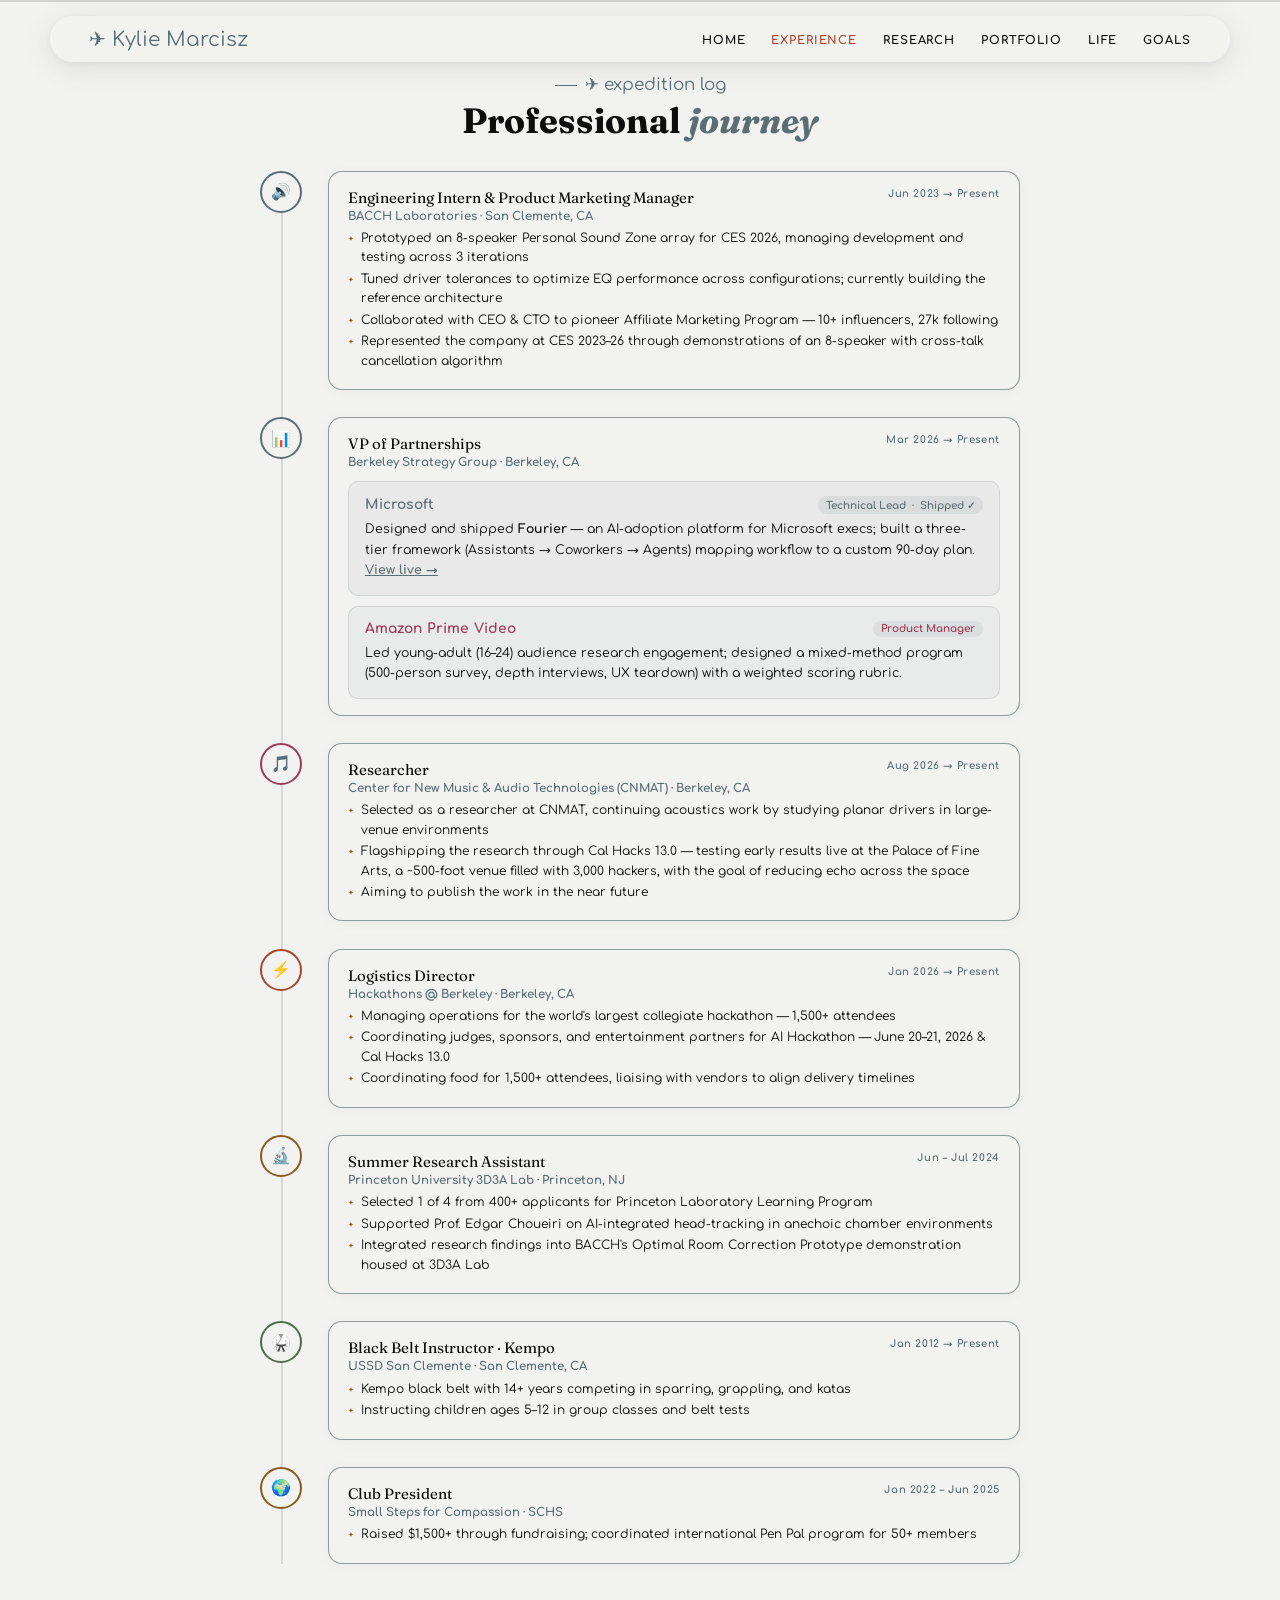
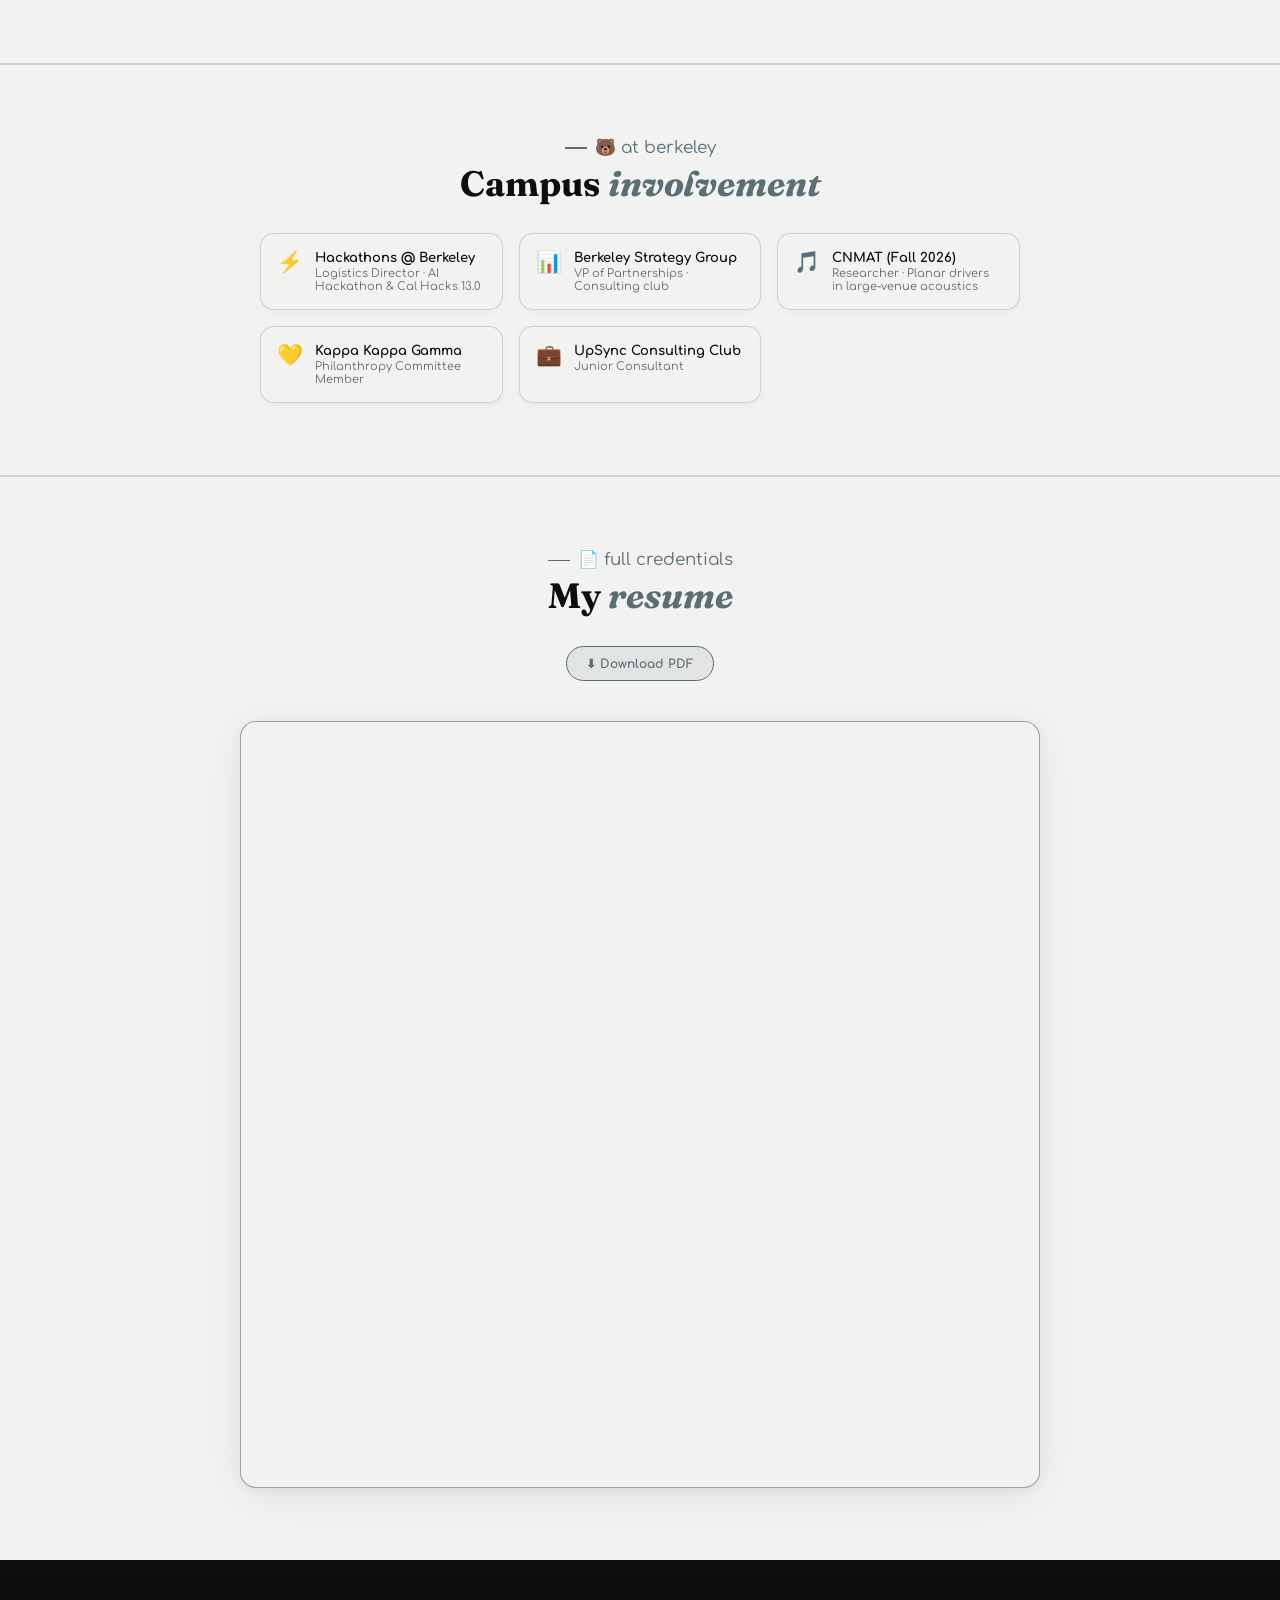
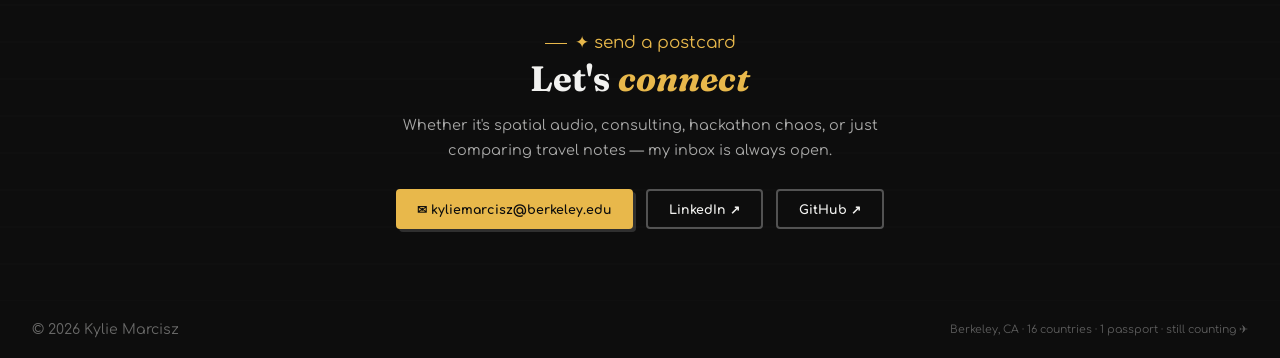
<file: experience.html>
<!DOCTYPE html>
<html lang="en">
<head>
<meta charset="UTF-8">
<meta name="viewport" content="width=device-width, initial-scale=1.0">
<title>Experience & Resume — Kylie Marcisz</title>
<link href="https://fonts.googleapis.com/css2?family=Fraunces:ital,opsz,wght@0,9..144,400;0,9..144,500;0,9..144,600;0,9..144,700;1,9..144,400;1,9..144,600&family=Comfortaa:wght@300;400;500;600;700&display=swap" rel="stylesheet">
<link rel="stylesheet" href="style.css">
</head>
<body>

<!-- NAV -->
<nav>
  <a href="index.html" style="text-decoration:none;"><div class="nav-logo">✈ Kylie Marcisz</div></a>
  <ul class="nav-links">
    <li><a href="index.html">Home</a></li>
    <li><a href="experience.html" class="nav-active">Experience</a></li>
    <li><a href="research.html">Research</a></li>
    <li><a href="portfolio.html">Portfolio</a></li>
    <li><a href="life.html">Life</a></li>
    <li><a href="goals.html">Goals</a></li>
  </ul>
</nav>

<section class="exp-bg" id="experience">
  <div class="sw">
    <div class="tc"><div class="sl">✈ expedition log</div><h2 class="st">Professional <em>journey</em></h2></div>
    <div class="timeline">
      <div class="tli appear"><div class="tld dt">🔊</div><div class="tlb"><div class="tlh"><div class="tlr">Engineering Intern & Product Marketing Manager</div><div class="tlt">Jun 2023 → Present</div></div><div class="tlo">BACCH Laboratories · San Clemente, CA</div><ul class="tlu"><li>Prototyped an 8-speaker Personal Sound Zone array for CES 2026, managing development and testing across 3 iterations</li><li>Tuned driver tolerances to optimize EQ performance across configurations; currently building the reference architecture</li><li>Collaborated with CEO & CTO to pioneer Affiliate Marketing Program — 10+ influencers, 27k following</li><li>Represented the company at CES 2023–26 through demonstrations of an 8-speaker with cross-talk cancellation algorithm</li></ul></div></div>
      <div class="tli appear"><div class="tld dt">📊</div><div class="tlb"><div class="tlh"><div class="tlr">VP of Partnerships</div><div class="tlt">Mar 2026 → Present</div></div><div class="tlo">Berkeley Strategy Group · Berkeley, CA</div><div style="display:flex;flex-direction:column;gap:.65rem;margin-top:.75rem;"><div style="background:rgba(91,110,116,.06);border:1.5px solid rgba(91,110,116,.18);border-radius:10px;padding:.85rem 1rem;"><div style="display:flex;align-items:center;justify-content:space-between;flex-wrap:wrap;gap:.3rem;margin-bottom:.35rem;"><span style="font-weight:800;color:var(--teal);font-size:.86rem;letter-spacing:.01em;">Microsoft</span><span style="background:rgba(91,110,116,.1);color:var(--teal);font-size:.65rem;font-weight:700;padding:.18rem .5rem;border-radius:20px;">Technical Lead &nbsp;·&nbsp; Shipped ✓</span></div><div style="font-size:.78rem;color:var(--ink2);line-height:1.65;">Designed and shipped <strong>Fourier</strong> — an AI-adoption platform for Microsoft execs; built a three-tier framework (Assistants → Coworkers → Agents) mapping workflow to a custom 90-day plan. <a href="https://fourier-dg2.pages.dev" target="_blank" style="color:var(--teal);font-weight:700;text-decoration:underline;">View live →</a></div></div><div style="background:rgba(129,159,167,.07);border:1.5px solid rgba(91,110,116,.18);border-radius:10px;padding:.85rem 1rem;"><div style="display:flex;align-items:center;justify-content:space-between;flex-wrap:wrap;gap:.3rem;margin-bottom:.35rem;"><span style="font-weight:800;color:var(--rose);font-size:.86rem;letter-spacing:.01em;">Amazon Prime Video</span><span style="background:rgba(91,110,116,.1);color:var(--rose);font-size:.65rem;font-weight:700;padding:.18rem .5rem;border-radius:20px;">Product Manager</span></div><div style="font-size:.78rem;color:var(--ink2);line-height:1.65;">Led young-adult (16–24) audience research engagement; designed a mixed-method program (500-person survey, depth interviews, UX teardown) with a weighted scoring rubric.</div></div></div></div></div>
      <div class="tli appear"><div class="tld dr">🎵</div><div class="tlb"><div class="tlh"><div class="tlr">Researcher</div><div class="tlt">Aug 2026 → Present</div></div><div class="tlo">Center for New Music & Audio Technologies (CNMAT) · Berkeley, CA</div><ul class="tlu"><li>Selected as a researcher at CNMAT, continuing acoustics work by studying planar drivers in large-venue environments</li><li>Flagshipping the research through Cal Hacks 13.0 — testing early results live at the Palace of Fine Arts, a ~500-foot venue filled with 3,000 hackers, with the goal of reducing echo across the space</li><li>Aiming to publish the work in the near future</li></ul></div></div>
      <div class="tli appear"><div class="tld dc">⚡</div><div class="tlb"><div class="tlh"><div class="tlr">Logistics Director</div><div class="tlt">Jan 2026 → Present</div></div><div class="tlo">Hackathons @ Berkeley · Berkeley, CA</div><ul class="tlu"><li>Managing operations for the world's largest collegiate hackathon — 1,500+ attendees</li><li>Coordinating judges, sponsors, and entertainment partners for AI Hackathon — June 20–21, 2026 & Cal Hacks 13.0</li><li>Coordinating food for 1,500+ attendees, liaising with vendors to align delivery timelines</li></ul></div></div>
      <div class="tli appear"><div class="tld dg">🔬</div><div class="tlb"><div class="tlh"><div class="tlr">Summer Research Assistant</div><div class="tlt">Jun – Jul 2024</div></div><div class="tlo">Princeton University 3D3A Lab · Princeton, NJ</div><ul class="tlu"><li>Selected 1 of 4 from 400+ applicants for Princeton Laboratory Learning Program</li><li>Supported Prof. Edgar Choueiri on AI-integrated head-tracking in anechoic chamber environments</li><li>Integrated research findings into BACCH's Optimal Room Correction Prototype demonstration housed at 3D3A Lab</li></ul></div></div>
      <div class="tli appear"><div class="tld ds">🥋</div><div class="tlb"><div class="tlh"><div class="tlr">Black Belt Instructor · Kempo</div><div class="tlt">Jan 2012 → Present</div></div><div class="tlo">USSD San Clemente · San Clemente, CA</div><ul class="tlu"><li>Kempo black belt with 14+ years competing in sparring, grappling, and katas</li><li>Instructing children ages 5–12 in group classes and belt tests</li></ul></div></div>
      <div class="tli appear"><div class="tld dg">🌍</div><div class="tlb"><div class="tlh"><div class="tlr">Club President</div><div class="tlt">Jan 2022 – Jun 2025</div></div><div class="tlo">Small Steps for Compassion · SCHS</div><ul class="tlu"><li>Raised $1,500+ through fundraising; coordinated international Pen Pal program for 50+ members</li></ul></div></div>
    </div>
  </div>
  </div>
</section>

<section class="inv-bg" id="involvement">
  <div class="sw">
    <div class="tc"><div class="sl">🐻 at berkeley</div><h2 class="st">Campus <em>involvement</em></h2></div>
    <div class="inv-grid">
      <div class="inv-card appear"><div class="inv-icon">⚡</div><div><div class="inv-name">Hackathons @ Berkeley</div><div class="inv-sub">Logistics Director · AI Hackathon & Cal Hacks 13.0</div></div></div>
      <div class="inv-card appear"><div class="inv-icon">📊</div><div><div class="inv-name">Berkeley Strategy Group</div><div class="inv-sub">VP of Partnerships · Consulting club</div></div></div>
      <div class="inv-card appear"><div class="inv-icon">🎵</div><div><div class="inv-name">CNMAT (Fall 2026)</div><div class="inv-sub">Researcher · Planar drivers in large-venue acoustics</div></div></div>
      <div class="inv-card appear"><div class="inv-icon">💛</div><div><div class="inv-name">Kappa Kappa Gamma</div><div class="inv-sub">Philanthropy Committee Member</div></div></div>
      <div class="inv-card appear"><div class="inv-icon">💼</div><div><div class="inv-name">UpSync Consulting Club</div><div class="inv-sub">Junior Consultant</div></div></div>
    </div>
  </div>
</section>

<section class="resume-bg" id="resume">
  <div class="sw">
    <div class="tc"><div class="sl">📄 full credentials</div><h2 class="st">My <em>resume</em></h2></div>
    <div style="text-align:center;margin-bottom:1.2rem;"><a href="Kylie_Marcisz_Resume.pdf" download="Kylie_Marcisz_Resume.pdf" class="dl-btn" style="text-decoration:none;">⬇ Download PDF</a></div>
    <div class="resume-sheet appear" style="padding:0;overflow:hidden;">
      <iframe src="Kylie_Marcisz_Resume.pdf" title="Kylie Marcisz Resume" style="width:100%;height:85vh;min-height:600px;max-height:1050px;border:none;display:block;"></iframe>
    </div>
  </div>
</section>

<section class="contact-bg" id="contact">
  <div class="sw">
    <div class="ci">
      <div class="sl">✦ send a postcard</div>
      <h2>Let's <em>connect</em></h2>
      <p>Whether it's spatial audio, consulting, hackathon chaos, or just comparing travel notes — my inbox is always open.</p>
      <div class="clinks">
        <a href="mailto:kyliemarcisz@berkeley.edu" class="clink clp">✉ kyliemarcisz@berkeley.edu</a>
        <a href="http://www.linkedin.com/in/kylie-marcisz-ucb29" class="clink cls">LinkedIn ↗</a>
        <a href="#" class="clink cls">GitHub ↗</a>
      </div>
    </div>
  </div>
</section>

<footer>
  <span class="fh">© 2026 Kylie Marcisz</span>
  <span>Berkeley, CA · 16 countries · 1 passport · still counting ✈</span>
</footer>

<script src="common.js"></script>
</body>
</html>
</file>
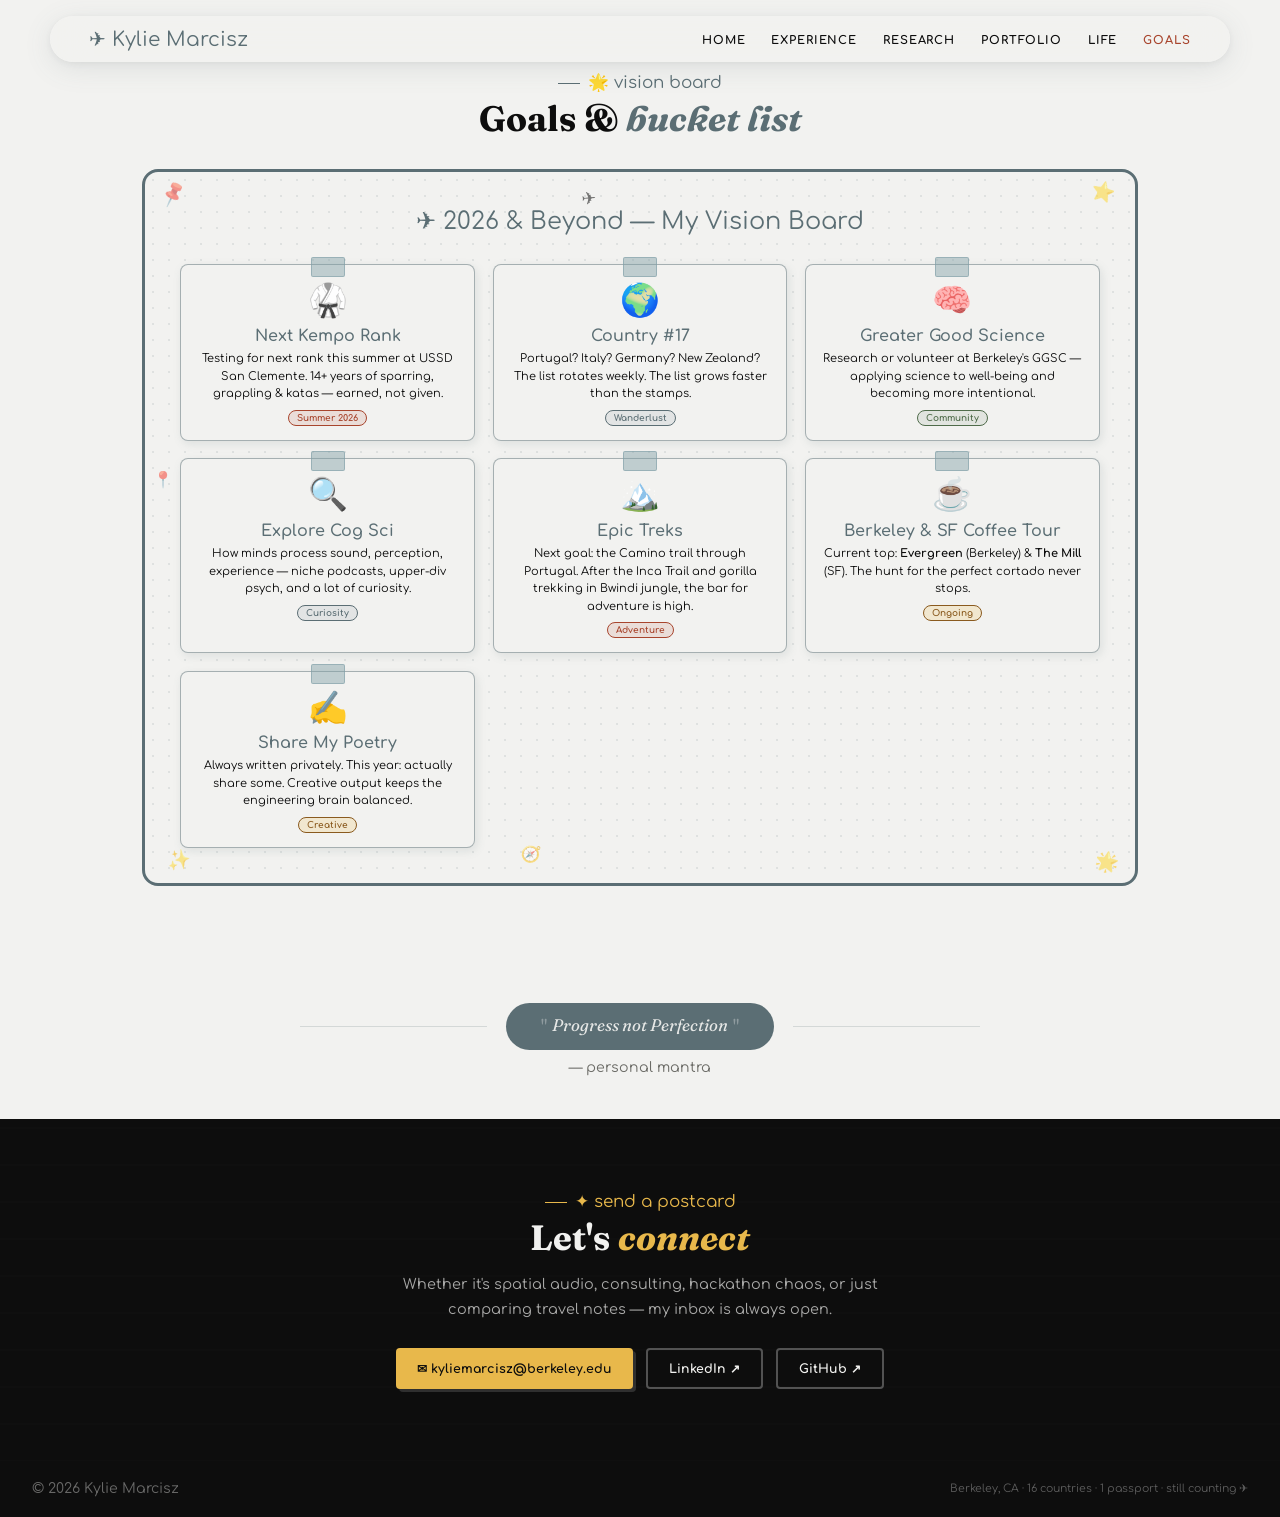
<file: goals.html>
<!DOCTYPE html>
<html lang="en">
<head>
<meta charset="UTF-8">
<meta name="viewport" content="width=device-width, initial-scale=1.0">
<title>Vision Board — Kylie Marcisz</title>
<link href="https://fonts.googleapis.com/css2?family=Fraunces:ital,opsz,wght@0,9..144,400;0,9..144,500;0,9..144,600;0,9..144,700;1,9..144,400;1,9..144,600&family=Comfortaa:wght@300;400;500;600;700&display=swap" rel="stylesheet">
<link rel="stylesheet" href="style.css">
</head>
<body>

<!-- NAV -->
<nav>
  <a href="index.html" style="text-decoration:none;"><div class="nav-logo">✈ Kylie Marcisz</div></a>
  <ul class="nav-links">
    <li><a href="index.html">Home</a></li>
    <li><a href="experience.html">Experience</a></li>
    <li><a href="research.html">Research</a></li>
    <li><a href="portfolio.html">Portfolio</a></li>
    <li><a href="life.html">Life</a></li>
    <li><a href="goals.html" class="nav-active">Goals</a></li>
  </ul>
</nav>

<section class="vb-bg" id="goals">
  <div class="sw">
    <div class="tc"><div class="sl">🌟 vision board</div><h2 class="st">Goals &amp; <em>bucket list</em></h2></div>
    <div class="vision-board">
      <div class="vbs" style="top:10px;left:16px;transform:rotate(-20deg)">📌</div>
      <div class="vbs" style="top:8px;right:20px;transform:rotate(14deg)">⭐</div>
      <div class="vbs" style="bottom:12px;left:22px;transform:rotate(-8deg)">✨</div>
      <div class="vbs" style="bottom:10px;right:16px;transform:rotate(10deg)">🌟</div>
      <div class="vbs" style="top:42%;left:8px;font-size:1rem">📍</div>
      <!-- travel clipart stickers on board -->
      <div class="vbs" style="top:16px;left:44%;font-size:1.1rem;transform:rotate(-5deg)">✈</div>
      <div class="vbs" style="bottom:20px;left:38%;font-size:1rem;transform:rotate(8deg)">🧭</div>

      <div class="vbt">✈ 2026 & Beyond — My Vision Board</div>
      <div class="vb-grid">

        <div class="vbc appear">
          <div class="vbe">🥋</div>
          <div class="vbl">Next Kempo Rank</div>
          <div class="vbd">Testing for next rank this summer at USSD San Clemente. 14+ years of sparring, grappling & katas — earned, not given.</div>
          <div style="text-align:center;"><span class="vbtag vt-c">Summer 2026</span></div>
        </div>

        <div class="vbc appear">
          <div class="vbe">🌍</div>
          <div class="vbl">Country #17</div>
          <div class="vbd">Portugal? Italy? Germany? New Zealand? The list rotates weekly. The list grows faster than the stamps.</div>
          <div style="text-align:center;"><span class="vbtag vt-t">Wanderlust</span></div>
        </div>

        <div class="vbc appear">
          <div class="vbe">🧠</div>
          <div class="vbl">Greater Good Science</div>
          <div class="vbd">Research or volunteer at Berkeley's GGSC — applying science to well-being and becoming more intentional.</div>
          <div style="text-align:center;"><span class="vbtag vt-s">Community</span></div>
        </div>

        <div class="vbc appear">
          <div class="vbe">🔍</div>
          <div class="vbl">Explore Cog Sci</div>
          <div class="vbd">How minds process sound, perception, experience — niche podcasts, upper-div psych, and a lot of curiosity.</div>
          <div style="text-align:center;"><span class="vbtag vt-t">Curiosity</span></div>
        </div>

        <div class="vbc appear">
          <div class="vbe">🏔️</div>
          <div class="vbl">Epic Treks</div>
          <div class="vbd">Next goal: the Camino trail through Portugal. After the Inca Trail and gorilla trekking in Bwindi jungle, the bar for adventure is high.</div>
          <div style="text-align:center;"><span class="vbtag vt-c">Adventure</span></div>
        </div>

        <div class="vbc appear">
          <div class="vbe">☕</div>
          <div class="vbl">Berkeley & SF Coffee Tour</div>
          <div class="vbd">Current top: <strong>Evergreen</strong> (Berkeley) &amp; <strong>The Mill</strong> (SF). The hunt for the perfect cortado never stops.</div>
          <div style="text-align:center;"><span class="vbtag vt-g">Ongoing</span></div>
        </div>

        <div class="vbc appear">
          <div class="vbe">✍️</div>
          <div class="vbl">Share My Poetry</div>
          <div class="vbd">Always written privately. This year: actually share some. Creative output keeps the engineering brain balanced.</div>
          <div style="text-align:center;"><span class="vbtag vt-g">Creative</span></div>
        </div>

      </div>
    </div>
  </div>
</section>

<section class="quote-section" id="mantra">
  <div class="quote-inner">
    <span class="q-line"></span>
    <div class="q-chip"><span class="qmark">"</span><span class="qtext">Progress not Perfection</span><span class="qmark">"</span></div>
    <span class="q-line"></span>
  </div>
  <div class="qsub">— personal mantra</div>
</section>

<section class="contact-bg" id="contact">
  <div class="sw">
    <div class="ci">
      <div class="sl">✦ send a postcard</div>
      <h2>Let's <em>connect</em></h2>
      <p>Whether it's spatial audio, consulting, hackathon chaos, or just comparing travel notes — my inbox is always open.</p>
      <div class="clinks">
        <a href="mailto:kyliemarcisz@berkeley.edu" class="clink clp">✉ kyliemarcisz@berkeley.edu</a>
        <a href="http://www.linkedin.com/in/kylie-marcisz-ucb29" class="clink cls">LinkedIn ↗</a>
        <a href="#" class="clink cls">GitHub ↗</a>
      </div>
    </div>
  </div>
</section>

<footer>
  <span class="fh">© 2026 Kylie Marcisz</span>
  <span>Berkeley, CA · 16 countries · 1 passport · still counting ✈</span>
</footer>

<script src="common.js"></script>
</body>
</html>
</file>
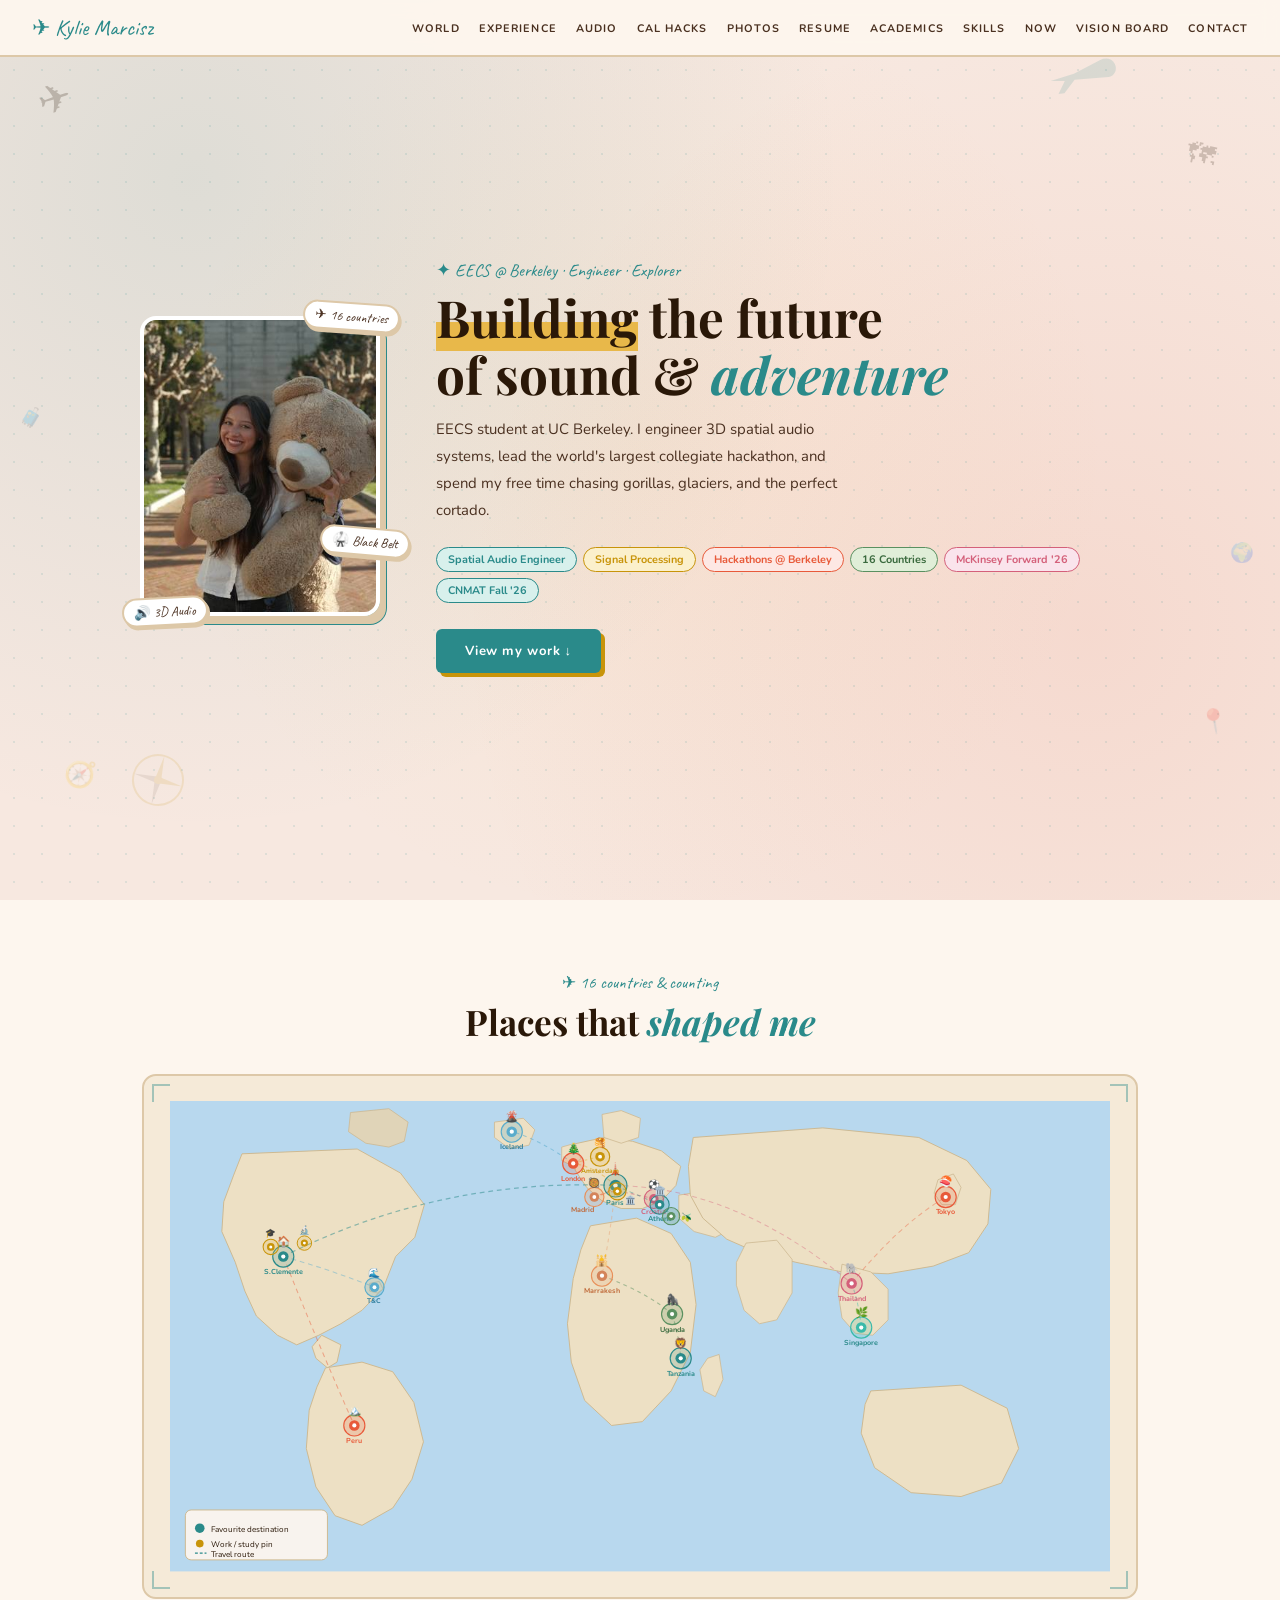
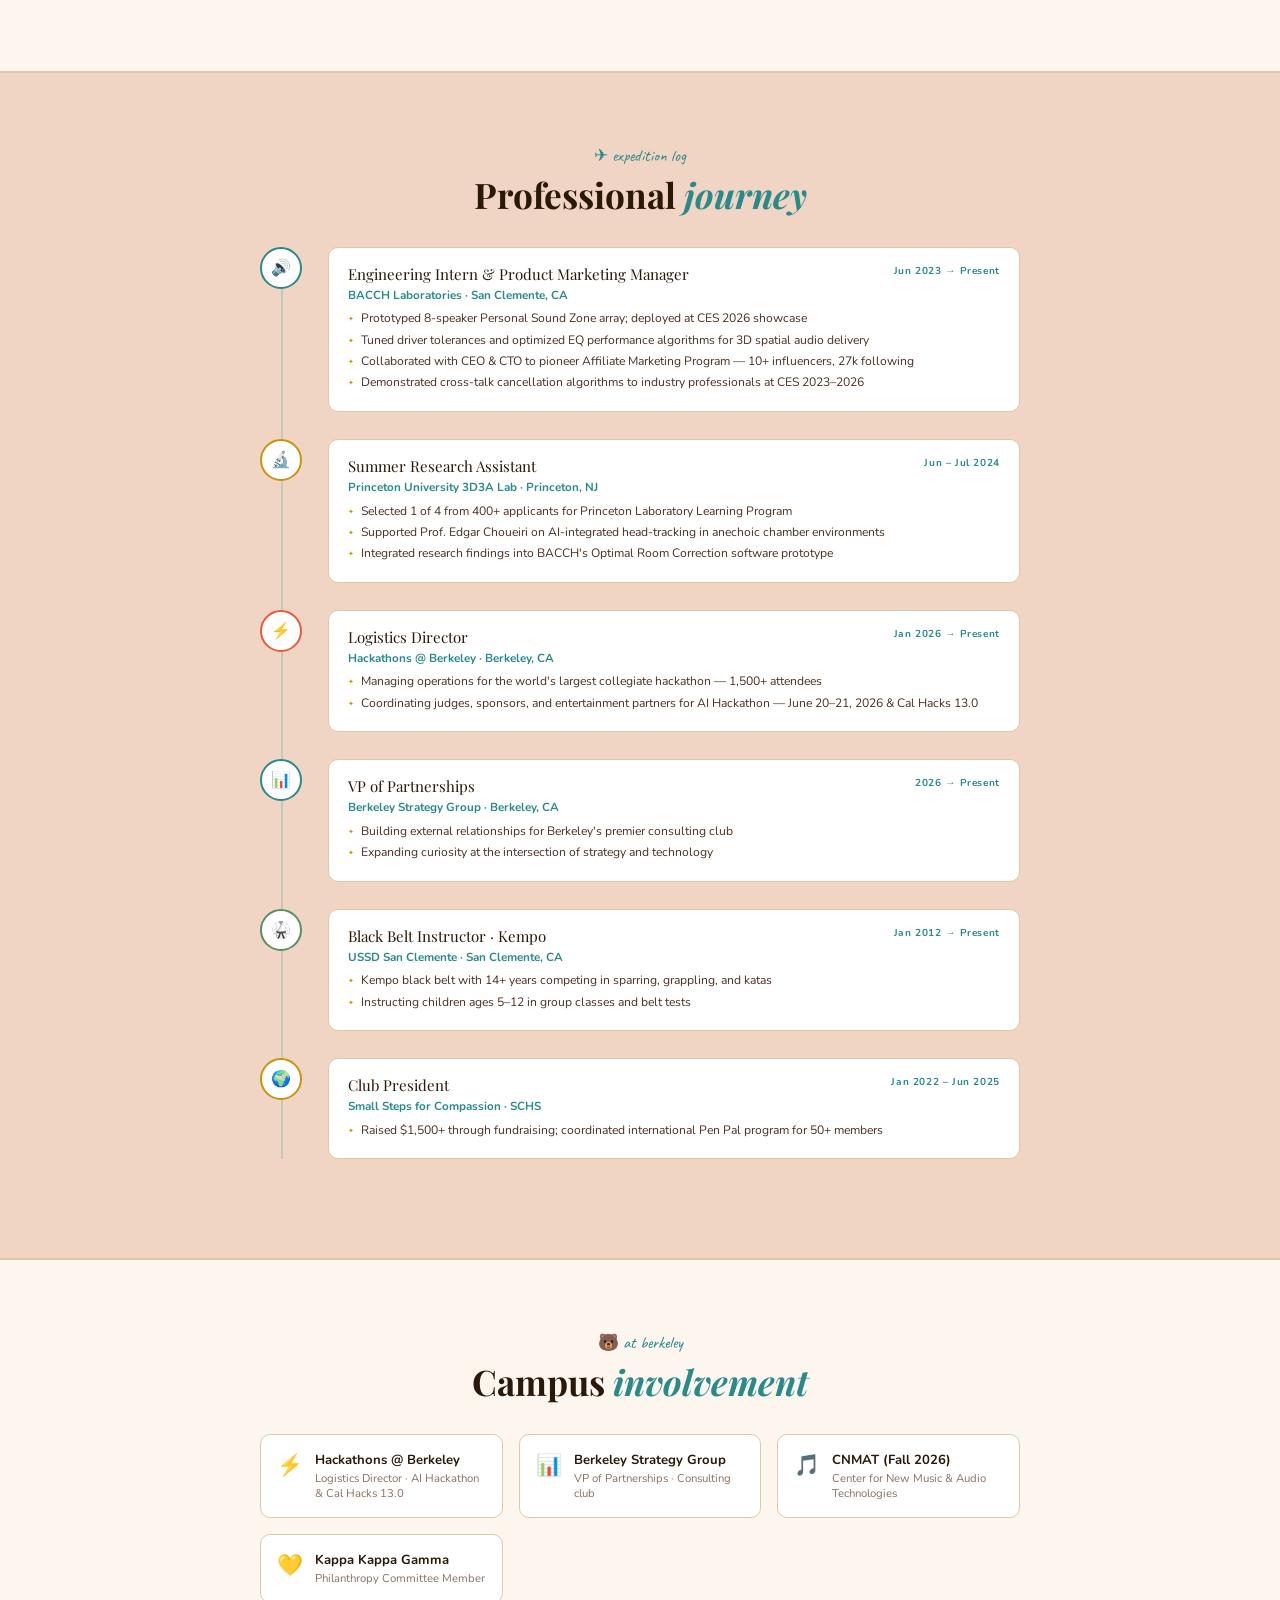
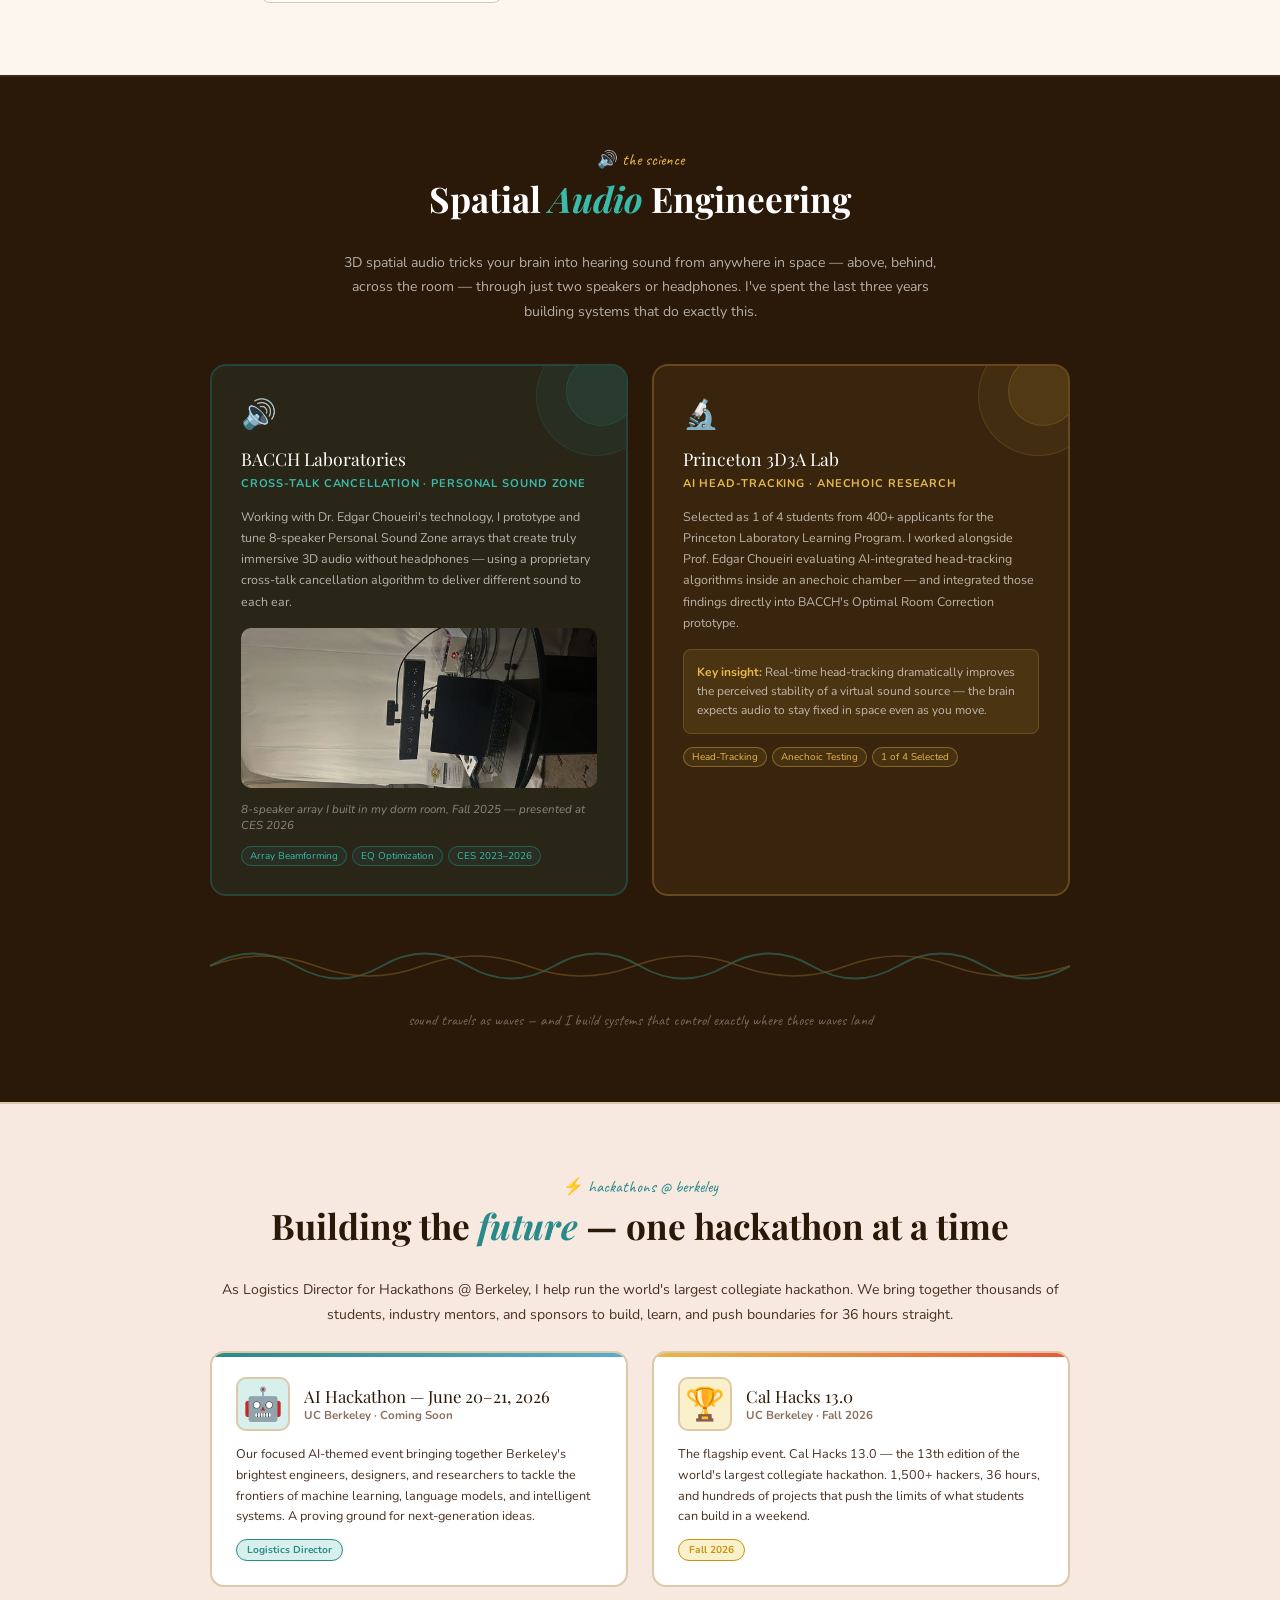
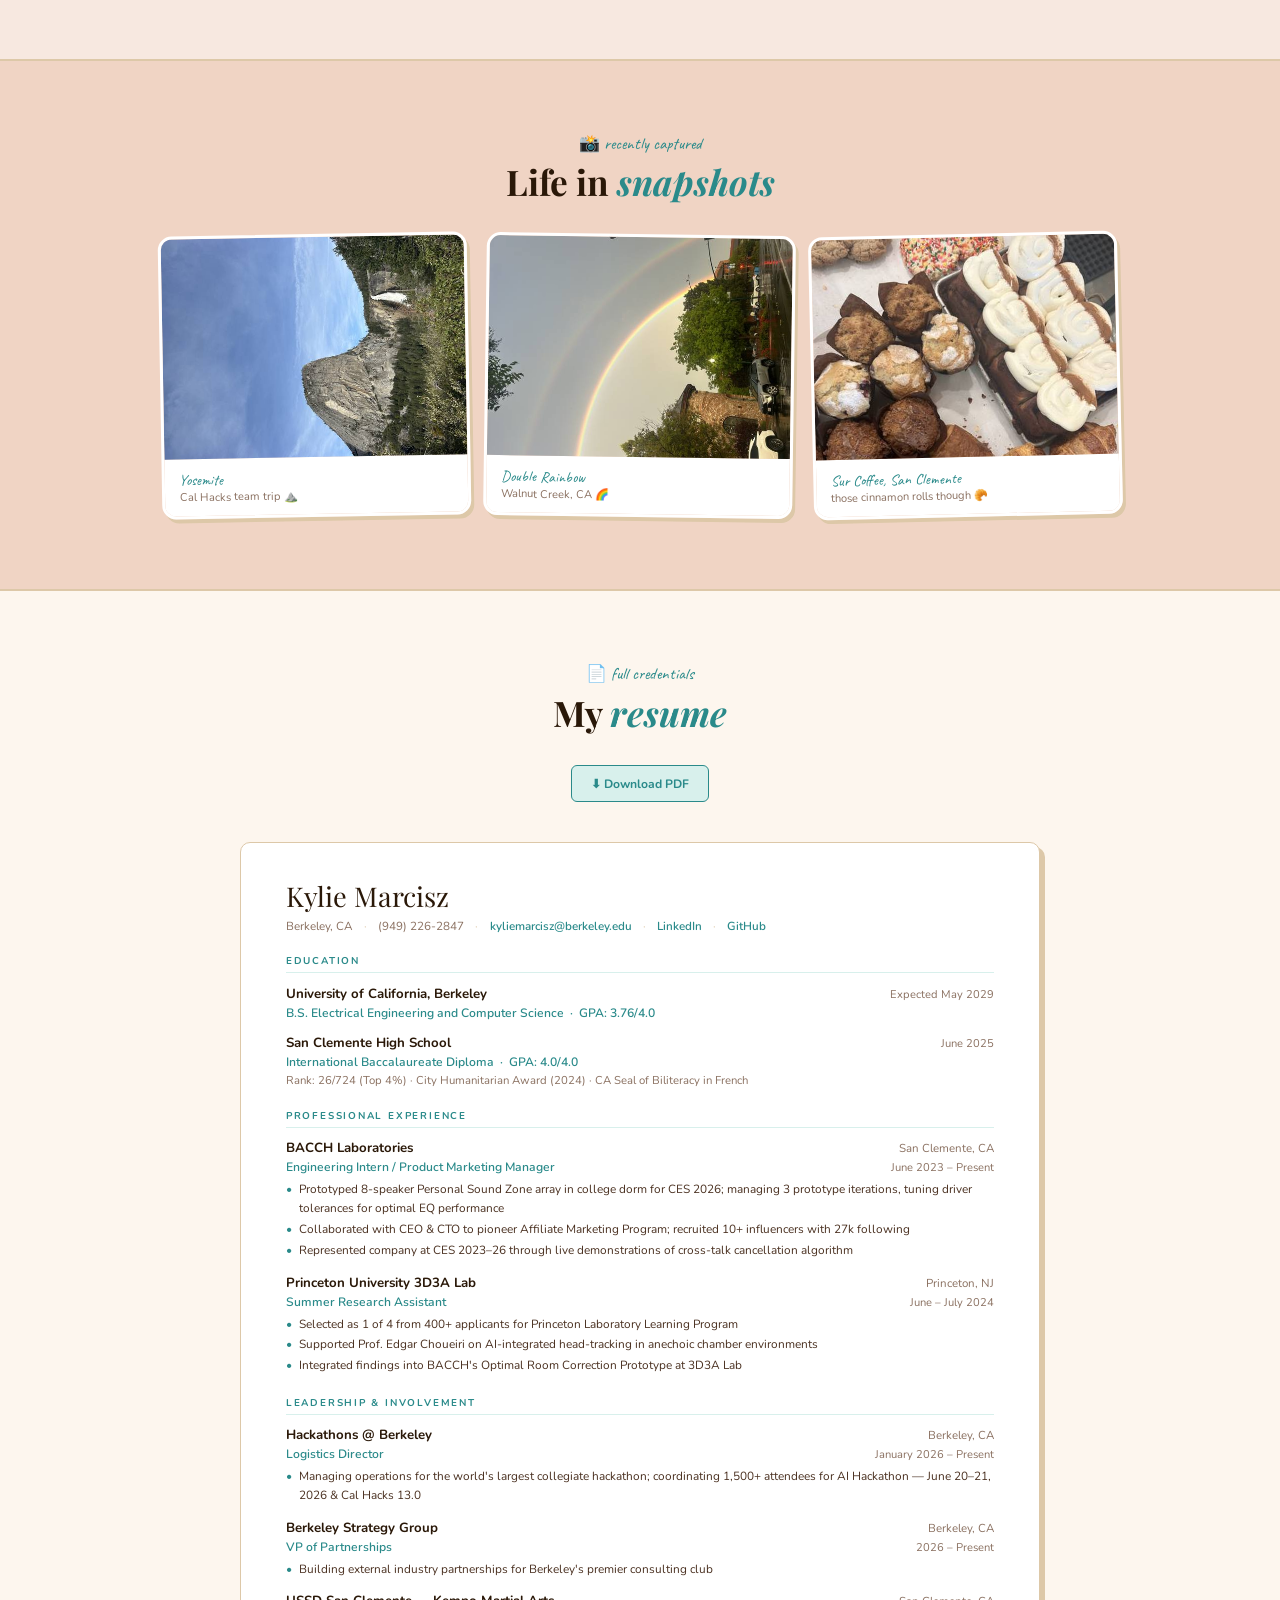
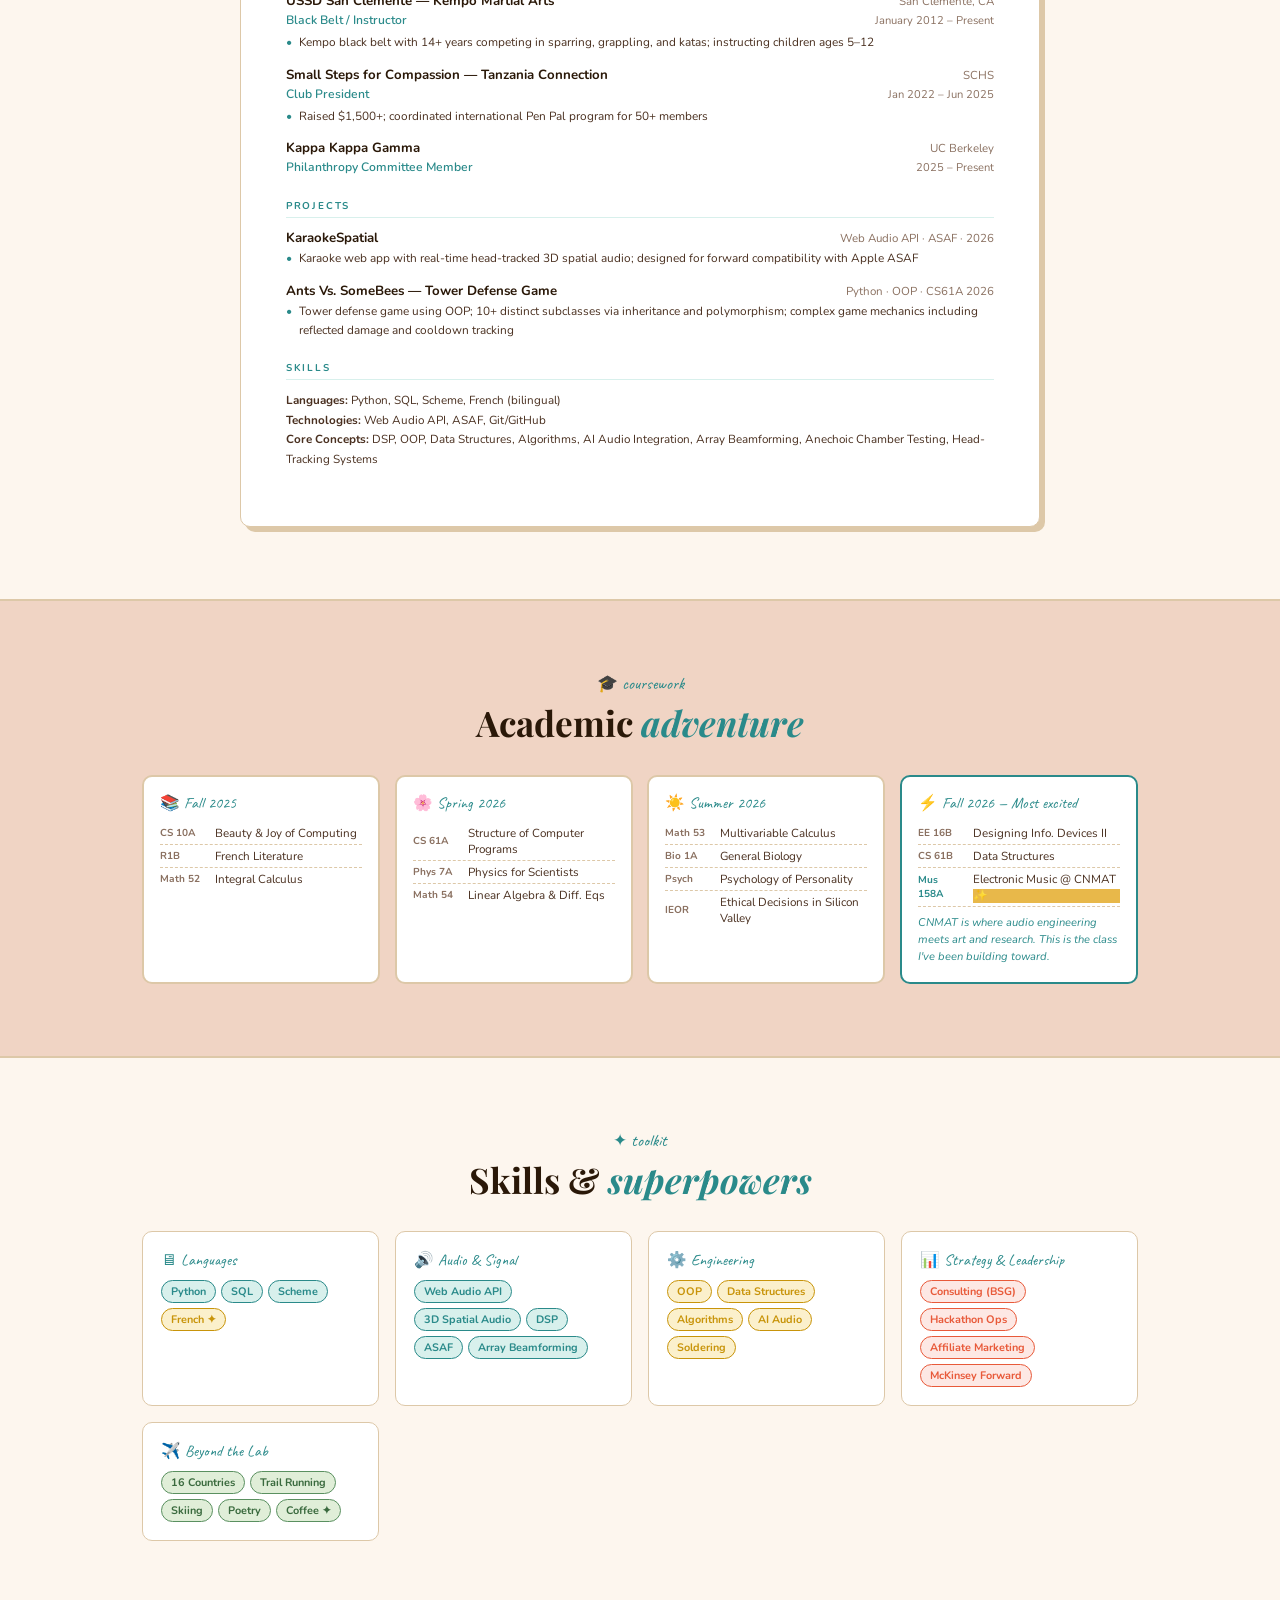
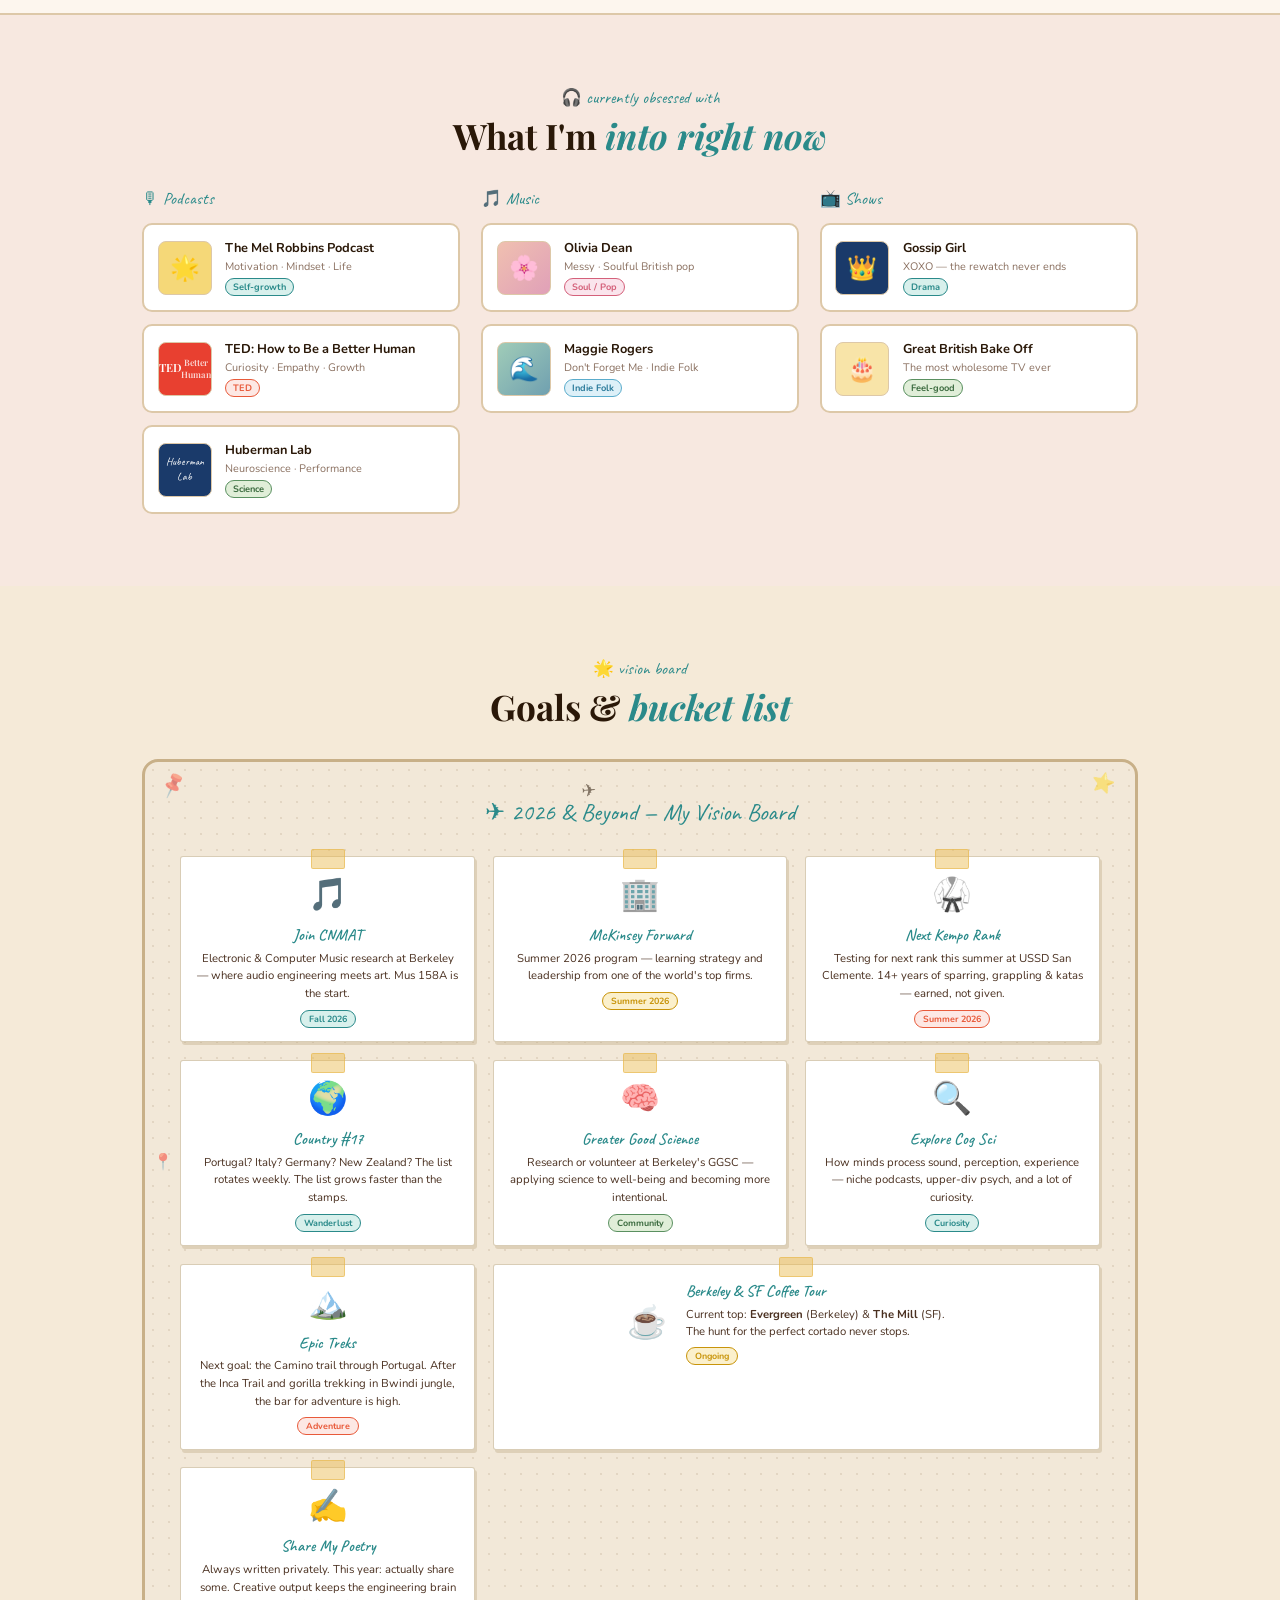
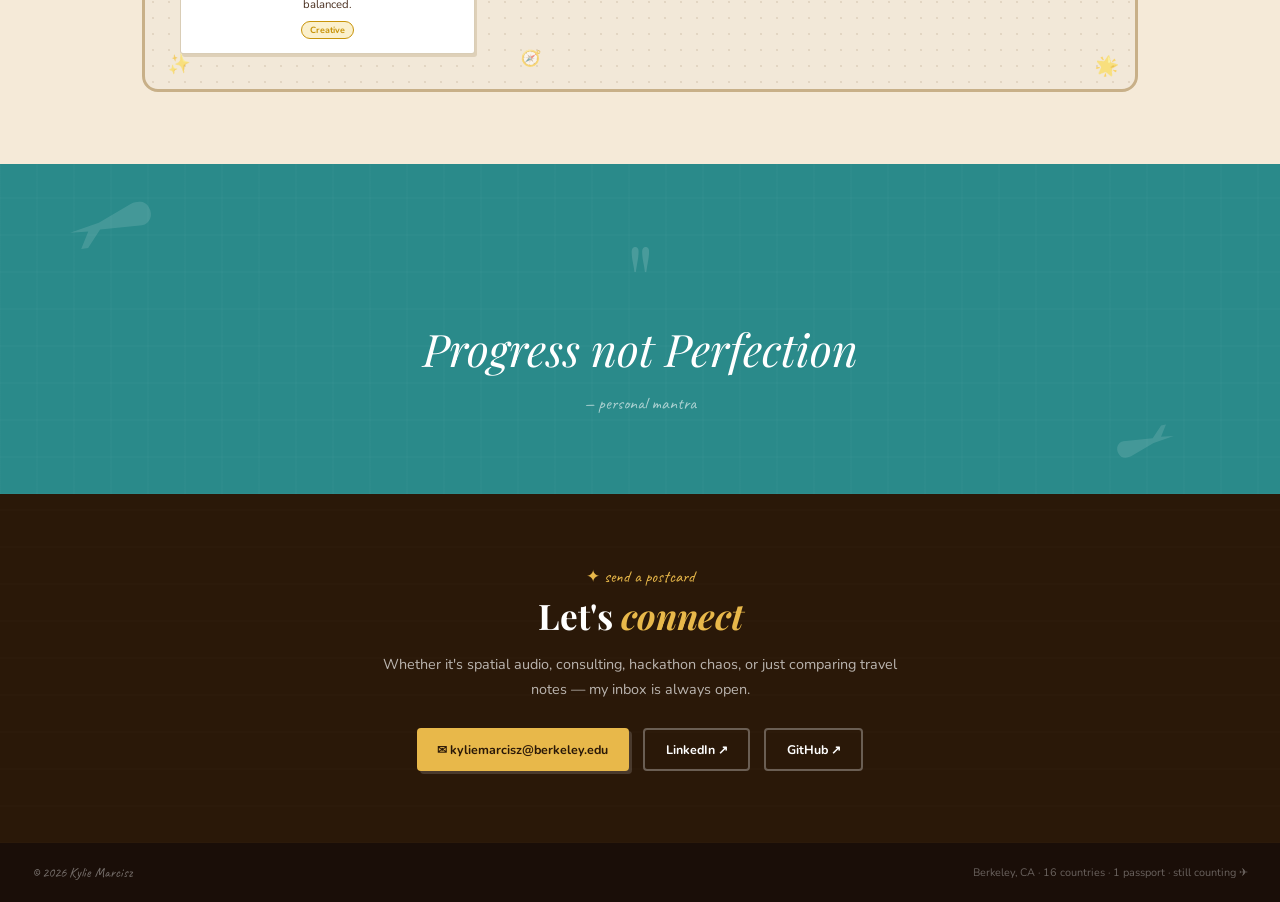
<file: index (3).html>
<!DOCTYPE html>
<html lang="en">
<head>
<meta charset="UTF-8">
<meta name="viewport" content="width=device-width, initial-scale=1.0">
<title>Kylie Marcisz — Engineer & Explorer</title>
<link href="https://fonts.googleapis.com/css2?family=Playfair+Display:ital,wght@0,400;0,600;1,400;1,600&family=Nunito:wght@300;400;600;700&family=Caveat:wght@400;600;700&display=swap" rel="stylesheet">
<style>
:root {
  --blush:#F7E8E0;--blush2:#F0D4C4;--peach:#E8A87C;--peach2:#D4845A;
  --coral:#E85A3A;--teal:#2A8A8A;--teal2:#3ABAAA;--teal-pale:#D8F0EC;
  --sky:#5AACCC;--sky-pale:#DDF0F8;
  --gold:#E8B84A;--gold2:#C8940A;--gold-pale:#FBF0CC;
  --rose:#D4607A;--rose-pale:#FAE4EC;
  --sage:#5A9060;--sage-pale:#E0EED8;
  --cream:#FDF6EE;--cream2:#F5EAD8;--sand:#DDC8A8;
  --ink:#2A1808;--ink2:#4A3020;--muted:#8A7060;
  --white:#FFFFFF;
}
*{margin:0;padding:0;box-sizing:border-box;}
html{scroll-behavior:smooth;}
body{font-family:'Nunito',sans-serif;background:var(--cream);color:var(--ink);overflow-x:hidden;}

/* NAV */
nav{position:fixed;top:0;left:0;right:0;z-index:300;display:flex;align-items:center;justify-content:space-between;padding:.8rem 2rem;background:rgba(253,246,238,.96);backdrop-filter:blur(10px);border-bottom:2px solid var(--sand);}
.nav-logo{font-family:'Caveat',cursive;font-size:1.4rem;color:var(--teal);display:flex;align-items:center;gap:6px;}
.nav-links{display:flex;gap:1.2rem;list-style:none;flex-wrap:wrap;}
.nav-links a{font-size:.68rem;letter-spacing:.1em;text-transform:uppercase;font-weight:700;color:var(--ink2);text-decoration:none;transition:color .2s;}
.nav-links a:hover{color:var(--coral);}

/* HERO */
.hero{min-height:100vh;padding:6rem 2rem 4rem;display:flex;align-items:center;justify-content:center;position:relative;overflow:hidden;background:var(--blush);}
.hero-bg-pattern{position:absolute;inset:0;z-index:0;
  background-image:radial-gradient(circle at 15% 20%,rgba(42,138,138,.12) 0%,transparent 50%),
  radial-gradient(circle at 85% 70%,rgba(232,90,58,.10) 0%,transparent 50%),
  radial-gradient(circle at 50% 50%,rgba(232,184,74,.08) 0%,transparent 60%);}
/* dot grid */
.hero-dots{position:absolute;inset:0;z-index:0;
  background-image:radial-gradient(circle,rgba(42,138,138,.12) 1px,transparent 1px);
  background-size:28px 28px;}

/* scattered sticker decorations */
.sticker{position:absolute;pointer-events:none;user-select:none;z-index:1;}

.hero-inner{position:relative;z-index:2;display:grid;grid-template-columns:auto 1fr;gap:3.5rem;max-width:1000px;width:100%;align-items:center;}

/* PHOTO + DECO CARD */
.hero-photo-wrap{position:relative;flex-shrink:0;}
.photo-frame{
  width:240px;height:300px;border-radius:16px;overflow:hidden;
  border:4px solid white;
  box-shadow:6px 8px 0 var(--sand), 6px 8px 0 1px var(--teal);
  animation:float 5s ease-in-out infinite;
  position:relative;z-index:2;
}
.photo-frame img{width:100%;height:100%;object-fit:cover;object-position:center top;}
@keyframes float{0%,100%{transform:translateY(0) rotate(-1.5deg)}50%{transform:translateY(-8px) rotate(-1.5deg)}}

/* floating mini sticker badges around photo */
.badge-float{position:absolute;background:white;border:2px solid var(--sand);border-radius:99px;padding:4px 10px;font-family:'Caveat',cursive;font-size:.85rem;color:var(--ink2);box-shadow:2px 3px 0 var(--sand);white-space:nowrap;z-index:3;}

/* hero text */
.hero-eyebrow{font-family:'Caveat',cursive;font-size:1.1rem;color:var(--teal);margin-bottom:.5rem;display:flex;align-items:center;gap:8px;}
h1{font-family:'Playfair Display',serif;font-size:clamp(2.2rem,4vw,3.4rem);line-height:1.1;color:var(--ink);margin-bottom:.9rem;}
h1 em{font-style:italic;color:var(--teal);}
.hl-gold{background:linear-gradient(transparent 58%,var(--gold) 58%);}
.hero-desc{font-size:.93rem;line-height:1.8;color:var(--ink2);max-width:420px;margin-bottom:1.5rem;}
.htags{display:flex;flex-wrap:wrap;gap:6px;margin-bottom:1.6rem;}
.htag{font-size:.68rem;padding:4px 11px;border-radius:99px;font-weight:700;border:1.5px solid;}
.ht-teal{color:var(--teal);border-color:var(--teal);background:var(--teal-pale);}
.ht-coral{color:var(--coral);border-color:var(--coral);background:#FDE8E4;}
.ht-gold{color:var(--gold2);border-color:var(--gold2);background:var(--gold-pale);}
.ht-sage{color:#3A6A3E;border-color:var(--sage);background:var(--sage-pale);}
.ht-rose{color:var(--rose);border-color:var(--rose);background:var(--rose-pale);}
.hcta{display:inline-flex;align-items:center;gap:9px;padding:.8rem 1.8rem;background:var(--teal);color:white;text-decoration:none;border-radius:6px;font-size:.82rem;font-weight:700;letter-spacing:.04em;box-shadow:4px 4px 0 var(--gold2);transition:all .15s;}
.hcta:hover{transform:translate(-2px,-2px);box-shadow:6px 6px 0 var(--gold2);}

/* RIBBON */
.ribbon{background:var(--gold-pale);border-top:2px dashed var(--sand);border-bottom:2px dashed var(--sand);padding:.6rem 2rem;text-align:center;font-family:'Caveat',cursive;font-size:1rem;color:var(--ink2);display:flex;align-items:center;justify-content:center;gap:1.2rem;flex-wrap:wrap;}

/* SHARED */
.sw{padding:4.5rem 2rem;max-width:1060px;margin:0 auto;}
.sl{font-family:'Caveat',cursive;font-size:1.05rem;color:var(--teal);margin-bottom:.3rem;}
.st{font-family:'Playfair Display',serif;font-size:clamp(1.6rem,2.8vw,2.2rem);color:var(--ink);margin-bottom:1.8rem;}
.st em{font-style:italic;color:var(--teal);}
.tc{text-align:center;}

/* MAP */
.map-bg{background:var(--cream);}
.map-outer{background:var(--cream2);border:2px solid var(--sand);border-radius:14px;padding:1.6rem;position:relative;}
.mc{position:absolute;width:18px;height:18px;border-color:var(--teal);border-style:solid;opacity:.4;}
.mc.tl{top:8px;left:8px;border-width:2px 0 0 2px;}.mc.tr{top:8px;right:8px;border-width:2px 2px 0 0;}
.mc.bl{bottom:8px;left:8px;border-width:0 0 2px 2px;}.mc.br{bottom:8px;right:8px;border-width:0 2px 2px 0;}
.wmw{position:relative;}
.wmw svg{width:100%;height:auto;display:block;}
.ptt{position:absolute;background:var(--cream);border:2px solid var(--teal);border-radius:8px;padding:.6rem .85rem;font-size:.76rem;color:var(--ink);pointer-events:none;opacity:0;transition:opacity .18s;z-index:20;white-space:nowrap;transform:translateX(-50%);box-shadow:3px 3px 0 var(--sand);}
.ptt.vis{opacity:1;}
.tn{font-weight:700;color:var(--teal);font-family:'Caveat',cursive;font-size:.92rem;}
.td{color:var(--muted);font-size:.68rem;margin-top:2px;}

/* EXPERIENCE */
.exp-bg{background:var(--blush2);border-top:2px solid var(--sand);}
.timeline{max-width:760px;margin:0 auto;position:relative;}
.timeline::before{content:'';position:absolute;left:21px;top:0;bottom:0;width:2px;background:rgba(42,138,138,.2);}
.tli{display:flex;gap:1.6rem;margin-bottom:1.7rem;}
.tld{width:42px;height:42px;border-radius:50%;flex-shrink:0;z-index:1;display:flex;align-items:center;justify-content:center;font-size:1rem;border:2px solid;background:white;}
.dt{border-color:var(--teal);}.dg{border-color:var(--gold2);}.dc{border-color:var(--coral);}.ds{border-color:var(--sage);}.dr{border-color:var(--rose);}
.tlb{flex:1;background:white;border:1.5px solid var(--sand);border-radius:10px;padding:1rem 1.2rem;transition:border-color .2s,transform .2s;}
.tlb:hover{border-color:var(--teal);transform:translateX(3px);}
.tlh{display:flex;align-items:flex-start;justify-content:space-between;gap:.8rem;margin-bottom:3px;}
.tlr{font-family:'Playfair Display',serif;font-size:.94rem;color:var(--ink);}
.tlt{font-size:.63rem;color:var(--teal);font-weight:700;letter-spacing:.06em;white-space:nowrap;}
.tlo{font-size:.73rem;color:var(--teal);font-weight:700;margin-bottom:.4rem;}
.tlu{list-style:none;}
.tlu li{font-size:.76rem;color:var(--ink2);line-height:1.6;padding-left:.85rem;position:relative;margin-bottom:2px;}
.tlu li::before{content:'✦';position:absolute;left:0;font-size:.42rem;color:var(--gold2);top:5px;}

/* INVOLVEMENT */
.inv-bg{background:var(--cream);border-top:2px solid var(--sand);}
.inv-grid{display:grid;grid-template-columns:repeat(auto-fill,minmax(220px,1fr));gap:1rem;max-width:760px;margin:0 auto;}
.inv-card{background:white;border:1.5px solid var(--sand);border-radius:10px;padding:1rem;display:flex;align-items:flex-start;gap:.75rem;transition:border-color .2s;}
.inv-card:hover{border-color:var(--teal);}
.inv-icon{font-size:1.3rem;flex-shrink:0;}
.inv-name{font-size:.82rem;font-weight:700;color:var(--ink);margin-bottom:2px;}
.inv-sub{font-size:.71rem;color:var(--muted);}

/* CAL HACKS */
.hack-bg{background:var(--blush);border-top:2px solid var(--sand);}
.hack-grid{display:grid;grid-template-columns:1fr 1fr;gap:1.5rem;max-width:860px;margin:0 auto;}
.hack-card{background:white;border:2px solid var(--sand);border-radius:14px;padding:1.5rem;position:relative;overflow:hidden;transition:transform .2s,box-shadow .2s;}
.hack-card:hover{transform:translateY(-4px);box-shadow:0 8px 24px rgba(42,138,138,.12);}
.hack-card::before{content:'';position:absolute;top:0;left:0;right:0;height:4px;}
.hack-ai::before{background:linear-gradient(90deg,var(--teal),var(--sky));}
.hack-13::before{background:linear-gradient(90deg,var(--gold),var(--coral));}
.hack-top{display:flex;align-items:center;gap:.9rem;margin-bottom:.8rem;}
.hack-icon{font-size:2rem;width:54px;height:54px;border-radius:10px;display:flex;align-items:center;justify-content:center;flex-shrink:0;border:2px solid var(--sand);}
.hi-teal{background:var(--teal-pale);}
.hi-gold{background:var(--gold-pale);}
.hack-name{font-family:'Playfair Display',serif;font-size:1.05rem;color:var(--ink);}
.hack-sub{font-size:.72rem;color:var(--muted);font-weight:700;}
.hack-desc{font-size:.79rem;color:var(--ink2);line-height:1.65;}
.hack-badge{display:inline-block;margin-top:.7rem;font-size:.63rem;font-weight:700;padding:3px 10px;border-radius:99px;border:1.5px solid;}
.hb-teal{color:var(--teal);border-color:var(--teal);background:var(--teal-pale);}
.hb-gold{color:var(--gold2);border-color:var(--gold2);background:var(--gold-pale);}

/* RESUME */
.resume-bg{background:var(--cream);border-top:2px solid var(--sand);}
.resume-sheet{background:white;border:1.5px solid var(--sand);border-radius:10px;max-width:800px;margin:0 auto;padding:2.2rem 2.8rem;box-shadow:5px 5px 0 var(--sand);}
.rn{font-family:'Playfair Display',serif;font-size:1.7rem;color:var(--ink);margin-bottom:.2rem;}
.rc{font-size:.73rem;color:var(--muted);margin-bottom:1.3rem;display:flex;flex-wrap:wrap;gap:.4rem .7rem;align-items:center;}
.rc a{color:var(--teal);text-decoration:none;font-weight:600;}
.rc a:hover{text-decoration:underline;}
.rdot{color:var(--sand);}
.rs{margin-bottom:1.3rem;}
.rst{font-size:.62rem;letter-spacing:.18em;text-transform:uppercase;font-weight:700;color:var(--teal);border-bottom:1.5px solid var(--teal-pale);padding-bottom:.25rem;margin-bottom:.7rem;}
.re{margin-bottom:.85rem;}
.rrow{display:flex;justify-content:space-between;align-items:baseline;gap:.8rem;margin-bottom:2px;}
.rorg{font-weight:700;font-size:.83rem;color:var(--ink);}
.rloc{font-size:.72rem;color:var(--muted);}
.rrole{font-size:.76rem;color:var(--teal);font-weight:600;margin-bottom:3px;}
.rdate{font-size:.7rem;color:var(--muted);white-space:nowrap;}
.rul{list-style:none;}
.rul li{font-size:.74rem;color:var(--ink2);line-height:1.6;padding-left:.85rem;position:relative;margin-bottom:2px;}
.rul li::before{content:'•';position:absolute;left:0;color:var(--teal);}
.dl-btn{display:inline-flex;align-items:center;gap:7px;margin-bottom:1.3rem;padding:.6rem 1.2rem;border:1.5px solid var(--teal);border-radius:6px;font-size:.76rem;font-weight:700;color:var(--teal);background:var(--teal-pale);cursor:pointer;transition:all .15s;}
.dl-btn:hover{background:var(--teal);color:white;}

/* ACADEMICS */
.acad-bg{background:var(--blush2);border-top:2px solid var(--sand);}
.acad-grid{display:grid;grid-template-columns:repeat(auto-fill,minmax(220px,1fr));gap:.9rem;}
.scard{background:white;border:2px solid var(--sand);border-radius:10px;padding:1rem;transition:border-color .2s;}
.scard:hover{border-color:var(--teal);}
.slab{font-family:'Caveat',cursive;font-size:.98rem;color:var(--teal);margin-bottom:.55rem;}
.sc{font-size:.73rem;color:var(--ink2);padding:3px 0;border-bottom:1px dashed var(--sand);display:flex;align-items:center;gap:.45rem;}
.sc:last-child{border-bottom:none;}
.cc{font-size:.63rem;color:var(--muted);font-weight:700;min-width:48px;}
.cnhl{background:linear-gradient(transparent 55%,var(--gold) 55%);}
.sf{border-color:var(--teal)!important;}
.cnote{font-size:.7rem;color:var(--teal);margin-top:.55rem;line-height:1.5;font-style:italic;}

/* SKILLS */
.skills-bg{background:var(--cream);border-top:2px solid var(--sand);}
.skills-grid{display:grid;grid-template-columns:repeat(auto-fill,minmax(220px,1fr));gap:1rem;}
.sg{background:white;border:1.5px solid var(--sand);border-radius:10px;padding:1.1rem;transition:border-color .2s;}
.sg:hover{border-color:var(--teal);}
.sgl{font-family:'Caveat',cursive;font-size:.98rem;color:var(--teal);margin-bottom:.65rem;}
.pills{display:flex;flex-wrap:wrap;gap:5px;}
.pill{font-size:.68rem;padding:3px 9px;border-radius:99px;border:1.5px solid;font-weight:700;}
.pt{color:var(--teal);border-color:var(--teal);background:var(--teal-pale);}
.pg{color:var(--gold2);border-color:var(--gold2);background:var(--gold-pale);}
.pc{color:var(--coral);border-color:var(--coral);background:#FDE8E4;}
.ps{color:#3A6A3E;border-color:var(--sage);background:var(--sage-pale);}

/* NOW */
.now-bg{background:var(--blush);border-top:2px solid var(--sand);}
.now-grid{display:grid;grid-template-columns:1fr 1fr 1fr;gap:1.3rem;}
.nct{font-family:'Caveat',cursive;font-size:1.05rem;color:var(--teal);margin-bottom:.9rem;}
.now-items{display:flex;flex-direction:column;gap:.8rem;}
.nc{background:white;border:2px solid var(--sand);border-radius:10px;padding:.85rem;display:flex;align-items:center;gap:.85rem;transition:transform .2s,border-color .2s;}
.nc:hover{transform:translateY(-2px);border-color:var(--teal);}
.na{width:54px;height:54px;border-radius:8px;flex-shrink:0;display:flex;align-items:center;justify-content:center;border:1.5px solid var(--sand);overflow:hidden;font-size:1.5rem;}
.a-mel{background:#F5D878;}
.a-ted{background:#E84030;color:white;font-family:'Playfair Display',serif;font-size:.7rem;font-weight:600;text-align:center;padding:5px;line-height:1.3;}
.a-hub{background:#1A3A6A;color:white;font-size:.68rem;font-family:'Caveat',cursive;text-align:center;padding:5px;line-height:1.3;}
.a-olivia{background:linear-gradient(135deg,#F0C0B0,#E0A0B8);}
.a-maggie{background:linear-gradient(135deg,#A0CCB8,#70A0B0);}
.a-gg{background:#1A3A6A;}
.a-gbbo{background:#F8E4A8;}
.nn{font-size:.8rem;font-weight:700;color:var(--ink);margin-bottom:2px;}
.ns{font-size:.68rem;color:var(--muted);}
.ntag{font-size:.58rem;font-weight:700;padding:2px 7px;border-radius:99px;margin-top:4px;display:inline-block;border:1px solid;}

/* VISION BOARD */
.vb-bg{background:var(--cream2);}
.vision-board{
  position:relative;background:#F2E8D8;
  border:3px solid #C8B088;border-radius:16px;
  padding:2.2rem;overflow:hidden;
}
.vision-board::before{
  content:'';position:absolute;inset:0;border-radius:13px;
  background-image:radial-gradient(circle,rgba(120,90,50,.13) 1px,transparent 1px);
  background-size:16px 16px;pointer-events:none;
}
.vbt{font-family:'Caveat',cursive;font-size:1.5rem;color:var(--teal);text-align:center;margin-bottom:1.8rem;position:relative;z-index:1;}
.vb-grid{display:grid;grid-template-columns:repeat(3,1fr);gap:1.1rem;position:relative;z-index:1;}
.vbc{background:white;border-radius:3px;padding:1rem .9rem .85rem;position:relative;border:1px solid rgba(180,155,110,.5);box-shadow:2px 3px 0 rgba(160,135,90,.25);transition:transform .2s;}
/* tape */
.vbc::before{content:'';position:absolute;top:-8px;left:50%;transform:translateX(-50%);width:32px;height:18px;background:rgba(232,184,74,.45);border-radius:2px;border:1px solid rgba(232,184,74,.6);}
.vbc:nth-child(1){transform:rotate(-1.4deg);}
.vbc:nth-child(2){transform:rotate(.7deg);}
.vbc:nth-child(3){transform:rotate(-1deg);}
.vbc:nth-child(4){transform:rotate(1.1deg);}
.vbc:nth-child(5){transform:rotate(-.8deg);}
.vbc:nth-child(6){transform:rotate(1.3deg);}
.vbc:nth-child(7){transform:rotate(-.9deg);}
.vbc:nth-child(8){transform:rotate(.5deg);}
.vbc:nth-child(9){transform:rotate(-1.2deg);}
.vbc:hover{transform:rotate(0deg) scale(1.03)!important;}
.vbe{font-size:2rem;display:block;text-align:center;margin-bottom:.55rem;}
.vbl{font-family:'Caveat',cursive;font-size:1rem;color:var(--teal);text-align:center;margin-bottom:.3rem;font-weight:600;}
.vbd{font-size:.71rem;color:var(--ink2);text-align:center;line-height:1.55;}
.vbtag{display:inline-block;margin-top:.45rem;font-size:.56rem;font-weight:700;padding:2px 8px;border-radius:99px;border:1.5px solid;}
.vt-t{color:var(--teal);border-color:var(--teal);background:var(--teal-pale);}
.vt-g{color:var(--gold2);border-color:var(--gold2);background:var(--gold-pale);}
.vt-c{color:var(--coral);border-color:var(--coral);background:#FDE8E4;}
.vt-s{color:#3A6A3E;border-color:var(--sage);background:var(--sage-pale);}
.vt-r{color:var(--rose);border-color:var(--rose);background:var(--rose-pale);}
.vbw{grid-column:span 2;}
.vbw .vbd{max-width:340px;margin:0 auto;}
/* scattered stickers on board */
.vbs{position:absolute;font-size:1.2rem;opacity:.55;pointer-events:none;z-index:2;}

/* QUOTE — end of page */
.quote-section{background:var(--teal);padding:5rem 2rem;text-align:center;position:relative;overflow:hidden;}
.quote-section::before{content:'';position:absolute;inset:0;background-image:repeating-linear-gradient(0deg,rgba(255,255,255,.03) 0,transparent 1px,transparent 36px,rgba(255,255,255,.03) 37px),repeating-linear-gradient(90deg,rgba(255,255,255,.03) 0,transparent 1px,transparent 36px,rgba(255,255,255,.03) 37px);}
.quote-inner{position:relative;z-index:1;max-width:600px;margin:0 auto;}
.qmark{font-family:'Playfair Display',serif;font-size:6rem;color:rgba(255,255,255,.15);line-height:.7;margin-bottom:.5rem;}
.qtext{font-family:'Playfair Display',serif;font-size:clamp(1.8rem,3.5vw,2.8rem);font-style:italic;color:white;line-height:1.35;margin-bottom:.8rem;}
.qsub{font-family:'Caveat',cursive;font-size:1.1rem;color:rgba(255,255,255,.6);}
/* decorative plane clipart SVG floats */
.q-deco{position:absolute;opacity:.12;pointer-events:none;}

/* CONTACT */
.contact-bg{background:var(--ink);position:relative;overflow:hidden;}
.contact-bg::before{content:'';position:absolute;inset:0;background-image:repeating-linear-gradient(0deg,rgba(255,255,255,.02) 0,transparent 1px,transparent 36px,rgba(255,255,255,.02) 37px);}
.ci{position:relative;z-index:1;max-width:540px;margin:0 auto;text-align:center;}
.contact-bg .sl{color:var(--gold);}
.contact-bg h2{font-family:'Playfair Display',serif;font-size:clamp(1.6rem,2.8vw,2.2rem);color:white;margin-bottom:.8rem;}
.contact-bg h2 em{font-style:italic;color:var(--gold);}
.contact-bg p{color:rgba(255,255,255,.68);font-size:.9rem;line-height:1.75;margin-bottom:1.6rem;}
.clinks{display:flex;justify-content:center;gap:.85rem;flex-wrap:wrap;}
.clink{display:inline-flex;align-items:center;gap:7px;padding:.68rem 1.3rem;border-radius:4px;font-size:.78rem;font-weight:700;text-decoration:none;transition:all .15s;}
.clp{background:var(--gold);color:var(--ink);box-shadow:3px 3px 0 rgba(255,255,255,.15);}
.clp:hover{transform:translate(-1px,-1px);box-shadow:4px 4px 0 rgba(255,255,255,.2);}
.cls{background:transparent;color:white;border:2px solid rgba(255,255,255,.3);}
.cls:hover{border-color:rgba(255,255,255,.65);}

footer{padding:1.3rem 2rem;background:#1A0E08;display:flex;align-items:center;justify-content:space-between;font-size:.68rem;color:rgba(255,255,255,.35);}
.fh{font-family:'Caveat',cursive;font-size:.88rem;color:rgba(255,255,255,.4);}

.appear{opacity:0;transform:translateY(14px);transition:opacity .48s ease,transform .48s ease;}
.appear.in{opacity:1;transform:translateY(0);}

@media(max-width:760px){
  .hero-inner,.now-grid,.hack-grid{grid-template-columns:1fr;gap:2rem;}
  .photo-frame{width:200px;height:250px;justify-self:center;}
  .vb-grid{grid-template-columns:1fr 1fr;}
  .vbw{grid-column:span 1;}
  nav{padding:.7rem 1rem;}
  .nav-links{gap:.7rem;}
  .sw{padding:3rem 1rem;}
  .resume-sheet{padding:1.4rem 1.4rem;}
}
</style>
</head>
<body>

<!-- NAV -->
<nav>
  <div class="nav-logo">✈ Kylie Marcisz</div>
  <ul class="nav-links">
    <li><a href="#map">World</a></li>
    <li><a href="#experience">Experience</a></li>
    <li><a href="#audio">Audio</a></li>
    <li><a href="#calhacks">Cal Hacks</a></li>
    <li><a href="#photos">Photos</a></li>
    <li><a href="#resume">Resume</a></li>
    <li><a href="#academics">Academics</a></li>
    <li><a href="#skills">Skills</a></li>
    <li><a href="#now">Now</a></li>
    <li><a href="#goals">Vision Board</a></li>
    <li><a href="#contact">Contact</a></li>
  </ul>
</nav>

<!-- HERO -->
<section class="hero">
  <div class="hero-bg-pattern"></div>
  <div class="hero-dots"></div>

  <!-- travel stickers scattered -->
  <div class="sticker" style="top:8%;left:3%;font-size:2.5rem;transform:rotate(-18deg);opacity:.22">✈</div>
  <div class="sticker" style="top:15%;right:5%;font-size:1.8rem;transform:rotate(12deg);opacity:.2">🗺</div>
  <div class="sticker" style="bottom:12%;left:5%;font-size:1.6rem;transform:rotate(7deg);opacity:.2">🧭</div>
  <div class="sticker" style="bottom:18%;right:4%;font-size:1.5rem;transform:rotate(-10deg);opacity:.2">📍</div>
  <div class="sticker" style="top:45%;left:1.5%;font-size:1.2rem;opacity:.18">🧳</div>
  <div class="sticker" style="top:60%;right:2%;font-size:1.2rem;opacity:.18">🌍</div>

  <!-- Decorative inline SVG clipart — airplane top right -->
  <svg class="sticker" style="top:6%;right:12%;width:80px;opacity:.14;transform:rotate(-8deg)" viewBox="0 0 80 40" fill="none">
    <path d="M4 22 L28 18 L56 8 C62 6 68 8 70 14 C72 20 68 26 62 26 L28 24 L16 36 L10 36 L18 24 L4 22 Z" fill="#2A8A8A"/>
  </svg>
  <!-- compass rose bottom left -->
  <svg class="sticker" style="bottom:10%;left:10%;width:60px;opacity:.13;transform:rotate(15deg)" viewBox="0 0 60 60" fill="none">
    <circle cx="30" cy="30" r="25" stroke="#C8940A" stroke-width="2" fill="none"/>
    <polygon points="30,5 33,28 30,30 27,28" fill="#C8940A"/>
    <polygon points="30,55 33,32 30,30 27,32" fill="#8A7060"/>
    <polygon points="5,30 28,27 30,30 28,33" fill="#8A7060"/>
    <polygon points="55,30 32,27 30,30 32,33" fill="#C8940A"/>
    <circle cx="30" cy="30" r="4" fill="#C8940A"/>
  </svg>

  <div class="hero-inner">
    <div class="hero-photo-wrap">
      <div class="photo-frame">
        <img src="[data-uri]" alt="Kylie Marcisz" />
      </div>
      <!-- floating badges -->
      <div class="badge-float" style="top:-14px;right:-20px;transform:rotate(4deg)">✈ 16 countries</div>
      <div class="badge-float" style="bottom:-10px;left:-18px;transform:rotate(-3deg)">🔊 3D Audio</div>
      <div class="badge-float" style="bottom:60px;right:-30px;transform:rotate(5deg)">🥋 Black Belt</div>
    </div>

    <div>
      <div class="hero-eyebrow">✦ EECS @ Berkeley · Engineer · Explorer</div>
      <h1><span class="hl-gold">Building</span> the future<br>of sound &amp; <em>adventure</em></h1>
      <p class="hero-desc">EECS student at UC Berkeley. I engineer 3D spatial audio systems, lead the world's largest collegiate hackathon, and spend my free time chasing gorillas, glaciers, and the perfect cortado.</p>
      <div class="htags">
        <span class="htag ht-teal">Spatial Audio Engineer</span>
        <span class="htag ht-gold">Signal Processing</span>
        <span class="htag ht-coral">Hackathons @ Berkeley</span>
        <span class="htag ht-sage">16 Countries</span>
        <span class="htag ht-rose">McKinsey Forward '26</span>
        <span class="htag ht-teal">CNMAT Fall '26</span>
      </div>
      <a href="#experience" class="hcta">View my work ↓</a>
    </div>
  </div>
</section>

<!-- MAP -->
<section class="map-bg" id="map">
  <div class="sw">
    <div class="tc"><div class="sl">✈ 16 countries & counting</div><h2 class="st">Places that <em>shaped me</em></h2></div>
    <div class="map-outer">
      <div class="mc tl"></div><div class="mc tr"></div><div class="mc bl"></div><div class="mc br"></div>
      <div class="wmw">
        <svg viewBox="0 0 980 490" xmlns="http://www.w3.org/2000/svg">
          <rect width="980" height="490" fill="#B8D8EE"/>
          <path d="M75,55 L195,50 L240,75 L265,108 L255,142 L235,162 L222,195 L200,218 L178,232 L155,244 L132,254 L112,244 L90,224 L78,198 L68,168 L54,136 L56,105 L66,78 Z" fill="#EDE0C4" stroke="#CDB890" stroke-width="1"/>
          <path d="M158,244 L178,254 L174,272 L164,278 L152,268 L148,256 Z" fill="#EDE0C4" stroke="#CDB890" stroke-width="1"/>
          <path d="M162,278 L200,272 L232,282 L254,314 L264,355 L252,394 L232,424 L200,442 L172,432 L152,402 L142,362 L145,322 L153,298 Z" fill="#EDE0C4" stroke="#CDB890" stroke-width="1"/>
          <path d="M188,12 L228,8 L248,22 L244,42 L228,48 L204,44 L186,32 Z" fill="#E0D4B8" stroke="#CDB890" stroke-width=".8"/>
          <path d="M338,22 L368,18 L380,30 L374,46 L354,50 L338,38 Z" fill="#EDE0C4" stroke="#CDB890" stroke-width=".8"/>
          <path d="M420,45 L452,38 L482,42 L512,52 L532,68 L527,88 L512,104 L492,112 L470,112 L450,104 L434,90 L422,72 Z" fill="#EDE0C4" stroke="#CDB890" stroke-width="1"/>
          <path d="M408,48 L422,44 L428,60 L420,68 L408,62 Z" fill="#EDE0C4" stroke="#CDB890" stroke-width=".8"/>
          <path d="M450,14 L470,10 L490,18 L488,38 L470,44 L452,38 Z" fill="#EDE0C4" stroke="#CDB890" stroke-width=".8"/>
          <path d="M438,130 L486,122 L522,138 L542,168 L548,212 L542,262 L522,302 L492,334 L460,338 L432,312 L418,272 L414,232 L420,185 L428,155 Z" fill="#EDE0C4" stroke="#CDB890" stroke-width="1"/>
          <path d="M560,268 L572,264 L576,290 L568,308 L556,302 L552,280 Z" fill="#EDE0C4" stroke="#CDB890" stroke-width=".8"/>
          <path d="M530,98 L570,92 L592,108 L588,132 L568,142 L546,136 L530,122 Z" fill="#EDE0C4" stroke="#CDB890" stroke-width=".8"/>
          <path d="M545,38 L680,28 L780,38 L830,62 L855,92 L852,128 L832,158 L795,172 L748,180 L700,178 L652,168 L612,158 L580,144 L555,122 L542,98 L540,68 Z" fill="#EDE0C4" stroke="#CDB890" stroke-width="1"/>
          <path d="M600,148 L632,145 L648,165 L648,200 L632,228 L614,232 L598,218 L590,192 L590,168 Z" fill="#EDE0C4" stroke="#CDB890" stroke-width=".8"/>
          <path d="M700,170 L730,178 L748,196 L748,228 L732,244 L714,242 L700,226 L696,200 Z" fill="#EDE0C4" stroke="#CDB890" stroke-width=".8"/>
          <path d="M800,82 L816,76 L824,90 L818,108 L804,108 L796,96 Z" fill="#EDE0C4" stroke="#CDB890" stroke-width=".8"/>
          <path d="M730,302 L824,296 L872,320 L884,362 L866,398 L824,412 L772,408 L734,382 L720,346 L724,316 Z" fill="#EDE0C4" stroke="#CDB890" stroke-width="1"/>
          <path d="M208,190 L218,188 L222,196 L216,200 L208,198 Z" fill="#EDE0C4" stroke="#CDB890" stroke-width=".7"/>
          <!-- routes -->
          <path d="M118,162 Q280,80 464,88" stroke="#2A8A8A" stroke-width="1.3" stroke-dasharray="5,4" fill="none" opacity=".5"/>
          <path d="M464,88 Q442,68 420,65" stroke="#E8B84A" stroke-width="1.2" stroke-dasharray="4,3" fill="none" opacity=".6"/>
          <path d="M420,65 Q385,40 356,32" stroke="#5AACCC" stroke-width="1.1" stroke-dasharray="4,4" fill="none" opacity=".55"/>
          <path d="M420,65 Q438,60 448,58" stroke="#E8B84A" stroke-width="1.1" stroke-dasharray="3,3" fill="none" opacity=".55"/>
          <path d="M464,88 Q458,96 442,100" stroke="#E85A3A" stroke-width="1.2" stroke-dasharray="4,3" fill="none" opacity=".55"/>
          <path d="M442,100 Q455,94 466,94" stroke="#E85A3A" stroke-width="1.1" stroke-dasharray="3,3" fill="none" opacity=".55"/>
          <path d="M466,94 Q490,98 504,102" stroke="#D4607A" stroke-width="1.1" stroke-dasharray="4,3" fill="none" opacity=".5"/>
          <path d="M464,88 Q460,130 450,182" stroke="#E8A87C" stroke-width="1.1" stroke-dasharray="4,4" fill="none" opacity=".5"/>
          <path d="M450,182 Q498,200 523,222" stroke="#5A9060" stroke-width="1.1" stroke-dasharray="4,4" fill="none" opacity=".5"/>
          <path d="M523,222 Q530,244 532,268" stroke="#5A9060" stroke-width="1.1" stroke-dasharray="4,4" fill="none" opacity=".5"/>
          <path d="M118,162 Q155,255 192,338" stroke="#E85A3A" stroke-width="1.1" stroke-dasharray="5,4" fill="none" opacity=".45"/>
          <path d="M118,162 Q165,175 213,194" stroke="#5AACCC" stroke-width="1.1" stroke-dasharray="5,4" fill="none" opacity=".45"/>
          <path d="M464,88 Q496,102 510,108" stroke="#2A8A8A" stroke-width="1.1" stroke-dasharray="4,4" fill="none" opacity=".45"/>
          <path d="M510,108 Q520,118 528,120" stroke="#2A8A8A" stroke-width="1.1" stroke-dasharray="4,4" fill="none" opacity=".45"/>
          <path d="M464,88 Q590,90 710,190" stroke="#D4607A" stroke-width="1.1" stroke-dasharray="5,4" fill="none" opacity=".4"/>
          <path d="M710,190 Q718,212 720,236" stroke="#3ABAAA" stroke-width="1.1" stroke-dasharray="4,3" fill="none" opacity=".45"/>
          <path d="M710,190 Q758,130 808,100" stroke="#E85A3A" stroke-width="1.1" stroke-dasharray="5,4" fill="none" opacity=".4"/>

          <!-- PINS -->
          <g class="mp" data-n="San Clemente, CA" data-d="🏠 Home · SCHS · Barista & Cheesemonger" data-x="118" data-y="162"><circle cx="118" cy="162" r="11" fill="rgba(42,138,138,.18)" stroke="#2A8A8A" stroke-width="1.2"/><circle cx="118" cy="162" r="5.5" fill="#2A8A8A"/><circle cx="118" cy="162" r="2.2" fill="white"/><text x="118" y="150" text-anchor="middle" font-size="11">🏠</text><text x="118" y="180" text-anchor="middle" font-size="7.5" fill="#2A8A8A" font-weight="bold" font-family="Nunito">S.Clemente</text></g>
          <g class="mp" data-n="Berkeley, CA" data-d="🎓 UC Berkeley EECS · GPA 3.76" data-x="105" data-y="152"><circle cx="105" cy="152" r="8" fill="rgba(232,184,74,.25)" stroke="#C8940A" stroke-width="1.1"/><circle cx="105" cy="152" r="4" fill="#C8940A"/><circle cx="105" cy="152" r="1.6" fill="white"/><text x="105" y="141" text-anchor="middle" font-size="9">🎓</text></g>
          <g class="mp" data-n="Princeton, NJ" data-d="🔬 3D3A Lab · 1 of 4 selected" data-x="140" data-y="148"><circle cx="140" cy="148" r="7.5" fill="rgba(232,184,74,.2)" stroke="#C8940A" stroke-width="1"/><circle cx="140" cy="148" r="3.7" fill="#C8940A"/><circle cx="140" cy="148" r="1.5" fill="white"/><text x="140" y="138" text-anchor="middle" font-size="9">🔬</text></g>
          <g class="mp" data-n="Paris, France" data-d="🗼 City of Light · Art & croissants" data-x="464" data-y="88"><circle cx="464" cy="88" r="12" fill="rgba(42,138,138,.18)" stroke="#2A8A8A" stroke-width="1.2"/><circle cx="464" cy="88" r="6" fill="#2A8A8A"/><circle cx="464" cy="88" r="2.4" fill="white"/><text x="464" y="75" text-anchor="middle" font-size="12">🗼</text><text x="464" y="108" text-anchor="middle" font-size="7.5" fill="#2A8A8A" font-weight="bold" font-family="Nunito">Paris</text></g>
          <g class="mp" data-n="London, UK" data-d="🎄 Christmas markets · Big Ben" data-x="420" data-y="65"><circle cx="420" cy="65" r="11" fill="rgba(232,90,58,.18)" stroke="#E85A3A" stroke-width="1.2"/><circle cx="420" cy="65" r="5.5" fill="#E85A3A"/><circle cx="420" cy="65" r="2.2" fill="white"/><text x="420" y="53" text-anchor="middle" font-size="11">🎄</text><text x="420" y="83" text-anchor="middle" font-size="7.5" fill="#E85A3A" font-weight="bold" font-family="Nunito">London</text></g>
          <g class="mp" data-n="Amsterdam" data-d="🥞 Dutch pancakes · canals" data-x="448" data-y="58"><circle cx="448" cy="58" r="10" fill="rgba(232,184,74,.22)" stroke="#C8940A" stroke-width="1.2"/><circle cx="448" cy="58" r="5" fill="#C8940A"/><circle cx="448" cy="58" r="2" fill="white"/><text x="448" y="47" text-anchor="middle" font-size="10">🥞</text><text x="448" y="75" text-anchor="middle" font-size="7" fill="#C8940A" font-weight="bold" font-family="Nunito">Amsterdam</text></g>
          <g class="mp" data-n="Iceland" data-d="🌋 Best ice cream · Blue Lagoon" data-x="356" data-y="32"><circle cx="356" cy="32" r="11" fill="rgba(90,172,204,.25)" stroke="#5AACCC" stroke-width="1.2"/><circle cx="356" cy="32" r="5.5" fill="#5AACCC"/><circle cx="356" cy="32" r="2.2" fill="white"/><text x="356" y="20" text-anchor="middle" font-size="11">🌋</text><text x="356" y="50" text-anchor="middle" font-size="7.5" fill="#2A7A9A" font-weight="bold" font-family="Nunito">Iceland</text></g>
          <g class="mp" data-n="Madrid, Spain" data-d="🥘 Tapas & flamenco · Prado" data-x="442" data-y="100"><circle cx="442" cy="100" r="10" fill="rgba(232,168,124,.25)" stroke="#E8905A" stroke-width="1.2"/><circle cx="442" cy="100" r="5" fill="#D4845A"/><circle cx="442" cy="100" r="2" fill="white"/><text x="442" y="89" text-anchor="middle" font-size="10">🥘</text><text x="430" y="116" text-anchor="middle" font-size="7.5" fill="#C06A3A" font-weight="bold" font-family="Nunito">Madrid</text></g>
          <g class="mp" data-n="Barcelona, Spain" data-d="🏛️ Gaudí · Sagrada Família" data-x="466" data-y="94"><circle cx="466" cy="94" r="9" fill="rgba(232,184,74,.22)" stroke="#C8940A" stroke-width="1.1"/><circle cx="466" cy="94" r="4.5" fill="#C8940A"/><circle cx="466" cy="94" r="1.8" fill="white"/><text x="480" y="106" text-anchor="middle" font-size="9">🏛️</text></g>
          <g class="mp" data-n="Croatia" data-d="⚽ World Cup · Adriatic coast" data-x="504" data-y="102"><circle cx="504" cy="102" r="10" fill="rgba(212,96,122,.2)" stroke="#D4607A" stroke-width="1.1"/><circle cx="504" cy="102" r="5" fill="#D4607A"/><circle cx="504" cy="102" r="2" fill="white"/><text x="504" y="91" text-anchor="middle" font-size="10">⚽</text><text x="504" y="118" text-anchor="middle" font-size="7.5" fill="#D4607A" font-weight="bold" font-family="Nunito">Croatia</text></g>
          <g class="mp" data-n="Athens, Greece" data-d="🏛️ Acropolis · tzatziki" data-x="510" data-y="108"><circle cx="510" cy="108" r="10" fill="rgba(42,138,138,.18)" stroke="#2A8A8A" stroke-width="1.1"/><circle cx="510" cy="108" r="5" fill="#2A8A8A"/><circle cx="510" cy="108" r="2" fill="white"/><text x="510" y="97" text-anchor="middle" font-size="10">🏛️</text><text x="510" y="125" text-anchor="middle" font-size="7.5" fill="#2A8A8A" font-weight="bold" font-family="Nunito">Athens</text></g>
          <g class="mp" data-n="Crete, Greece" data-d="🫒 Chania island life" data-x="522" data-y="120"><circle cx="522" cy="120" r="9" fill="rgba(90,144,96,.22)" stroke="#5A9060" stroke-width="1.1"/><circle cx="522" cy="120" r="4.5" fill="#5A9060"/><circle cx="522" cy="120" r="1.8" fill="white"/><text x="538" y="124" text-anchor="middle" font-size="9">🫒</text></g>
          <g class="mp" data-n="Marrakesh, Morocco" data-d="🕌 Souks & spice · medina" data-x="450" data-y="182"><circle cx="450" cy="182" r="11" fill="rgba(232,168,124,.22)" stroke="#E8905A" stroke-width="1.2"/><circle cx="450" cy="182" r="5.5" fill="#D4845A"/><circle cx="450" cy="182" r="2.2" fill="white"/><text x="450" y="170" text-anchor="middle" font-size="11">🕌</text><text x="450" y="200" text-anchor="middle" font-size="7.5" fill="#C06A3A" font-weight="bold" font-family="Nunito">Marrakesh</text></g>
          <g class="mp" data-n="Bwindi, Uganda" data-d="🦍 Gorilla trekking" data-x="523" data-y="222"><circle cx="523" cy="222" r="11" fill="rgba(90,144,96,.22)" stroke="#5A9060" stroke-width="1.2"/><circle cx="523" cy="222" r="5.5" fill="#5A9060"/><circle cx="523" cy="222" r="2.2" fill="white"/><text x="523" y="210" text-anchor="middle" font-size="11">🦍</text><text x="523" y="241" text-anchor="middle" font-size="7.5" fill="#3A6A3E" font-weight="bold" font-family="Nunito">Uganda</text></g>
          <g class="mp" data-n="Serengeti, Tanzania" data-d="🦁 Safari · sunrise on plains" data-x="532" data-y="268"><circle cx="532" cy="268" r="11" fill="rgba(42,138,138,.18)" stroke="#2A8A8A" stroke-width="1.2"/><circle cx="532" cy="268" r="5.5" fill="#2A8A8A"/><circle cx="532" cy="268" r="2.2" fill="white"/><text x="532" y="256" text-anchor="middle" font-size="11">🦁</text><text x="532" y="286" text-anchor="middle" font-size="7.5" fill="#2A8A8A" font-weight="bold" font-family="Nunito">Tanzania</text></g>
          <g class="mp" data-n="Machu Picchu, Peru" data-d="🏔️ Inca Trail · stone cities" data-x="192" data-y="338"><circle cx="192" cy="338" r="11" fill="rgba(232,90,58,.18)" stroke="#E85A3A" stroke-width="1.2"/><circle cx="192" cy="338" r="5.5" fill="#E85A3A"/><circle cx="192" cy="338" r="2.2" fill="white"/><text x="192" y="326" text-anchor="middle" font-size="11">🏔️</text><text x="192" y="356" text-anchor="middle" font-size="7.5" fill="#E85A3A" font-weight="bold" font-family="Nunito">Peru</text></g>
          <g class="mp" data-n="Turks & Caicos" data-d="🌊 Inner tube sunsets · clearest water" data-x="213" data-y="194"><circle cx="213" cy="194" r="10" fill="rgba(90,172,204,.25)" stroke="#5AACCC" stroke-width="1.2"/><circle cx="213" cy="194" r="5" fill="#5AACCC"/><circle cx="213" cy="194" r="2" fill="white"/><text x="213" y="182" text-anchor="middle" font-size="10">🌊</text><text x="213" y="210" text-anchor="middle" font-size="7" fill="#2A7A9A" font-weight="bold" font-family="Nunito">T&amp;C</text></g>
          <g class="mp" data-n="Chiang Mai, Thailand" data-d="🐘 Elephant sanctuary" data-x="710" data-y="190"><circle cx="710" cy="190" r="11" fill="rgba(212,96,122,.18)" stroke="#D4607A" stroke-width="1.2"/><circle cx="710" cy="190" r="5.5" fill="#D4607A"/><circle cx="710" cy="190" r="2.2" fill="white"/><text x="710" y="178" text-anchor="middle" font-size="11">🐘</text><text x="710" y="208" text-anchor="middle" font-size="7.5" fill="#D4607A" font-weight="bold" font-family="Nunito">Thailand</text></g>
          <g class="mp" data-n="Singapore" data-d="🌿 Botanical Gardens" data-x="720" data-y="236"><circle cx="720" cy="236" r="11" fill="rgba(58,186,170,.18)" stroke="#3ABAAA" stroke-width="1.2"/><circle cx="720" cy="236" r="5.5" fill="#3ABAAA"/><circle cx="720" cy="236" r="2.2" fill="white"/><text x="720" y="224" text-anchor="middle" font-size="11">🌿</text><text x="720" y="254" text-anchor="middle" font-size="7.5" fill="#2A8A8A" font-weight="bold" font-family="Nunito">Singapore</text></g>
          <g class="mp" data-n="Tokyo, Japan" data-d="🍣 Best tuna sashimi · Tsukiji" data-x="808" data-y="100"><circle cx="808" cy="100" r="11" fill="rgba(232,90,58,.18)" stroke="#E85A3A" stroke-width="1.2"/><circle cx="808" cy="100" r="5.5" fill="#E85A3A"/><circle cx="808" cy="100" r="2.2" fill="white"/><text x="808" y="88" text-anchor="middle" font-size="11">🍣</text><text x="808" y="118" text-anchor="middle" font-size="7.5" fill="#E85A3A" font-weight="bold" font-family="Nunito">Tokyo</text></g>

          <rect x="16" y="426" width="148" height="52" rx="6" fill="rgba(253,246,238,.93)" stroke="#CDB890" stroke-width="1"/>
          <circle cx="31" cy="445" r="5" fill="#2A8A8A"/><text x="43" y="449" font-size="8.5" fill="#2A1808" font-family="Nunito">Favourite destination</text>
          <circle cx="31" cy="461" r="4" fill="#C8940A"/><text x="43" y="465" font-size="8.5" fill="#2A1808" font-family="Nunito">Work / study pin</text>
          <line x1="26" y1="471" x2="38" y2="471" stroke="#2A8A8A" stroke-width="1.3" stroke-dasharray="3,2"/><text x="43" y="475" font-size="8.5" fill="#2A1808" font-family="Nunito">Travel route</text>
        </svg>
        <div class="ptt" id="ptt"><div class="tn" id="tn"></div><div class="td" id="td"></div></div>
      </div>
    </div>
  </div>
</section>

<!-- EXPERIENCE -->
<section class="exp-bg" id="experience">
  <div class="sw">
    <div class="tc"><div class="sl">✈ expedition log</div><h2 class="st">Professional <em>journey</em></h2></div>
    <div class="timeline">
      <div class="tli appear"><div class="tld dt">🔊</div><div class="tlb"><div class="tlh"><div class="tlr">Engineering Intern & Product Marketing Manager</div><div class="tlt">Jun 2023 → Present</div></div><div class="tlo">BACCH Laboratories · San Clemente, CA</div><ul class="tlu"><li>Prototyped 8-speaker Personal Sound Zone array; deployed at CES 2026 showcase</li><li>Tuned driver tolerances and optimized EQ performance algorithms for 3D spatial audio delivery</li><li>Collaborated with CEO & CTO to pioneer Affiliate Marketing Program — 10+ influencers, 27k following</li><li>Demonstrated cross-talk cancellation algorithms to industry professionals at CES 2023–2026</li></ul></div></div>
      <div class="tli appear"><div class="tld dg">🔬</div><div class="tlb"><div class="tlh"><div class="tlr">Summer Research Assistant</div><div class="tlt">Jun – Jul 2024</div></div><div class="tlo">Princeton University 3D3A Lab · Princeton, NJ</div><ul class="tlu"><li>Selected 1 of 4 from 400+ applicants for Princeton Laboratory Learning Program</li><li>Supported Prof. Edgar Choueiri on AI-integrated head-tracking in anechoic chamber environments</li><li>Integrated research findings into BACCH's Optimal Room Correction software prototype</li></ul></div></div>
      <div class="tli appear"><div class="tld dc">⚡</div><div class="tlb"><div class="tlh"><div class="tlr">Logistics Director</div><div class="tlt">Jan 2026 → Present</div></div><div class="tlo">Hackathons @ Berkeley · Berkeley, CA</div><ul class="tlu"><li>Managing operations for the world's largest collegiate hackathon — 1,500+ attendees</li><li>Coordinating judges, sponsors, and entertainment partners for AI Hackathon — June 20–21, 2026 & Cal Hacks 13.0</li></ul></div></div>
      <div class="tli appear"><div class="tld dt">📊</div><div class="tlb"><div class="tlh"><div class="tlr">VP of Partnerships</div><div class="tlt">2026 → Present</div></div><div class="tlo">Berkeley Strategy Group · Berkeley, CA</div><ul class="tlu"><li>Building external relationships for Berkeley's premier consulting club</li><li>Expanding curiosity at the intersection of strategy and technology</li></ul></div></div>
      <div class="tli appear"><div class="tld ds">🥋</div><div class="tlb"><div class="tlh"><div class="tlr">Black Belt Instructor · Kempo</div><div class="tlt">Jan 2012 → Present</div></div><div class="tlo">USSD San Clemente · San Clemente, CA</div><ul class="tlu"><li>Kempo black belt with 14+ years competing in sparring, grappling, and katas</li><li>Instructing children ages 5–12 in group classes and belt tests</li></ul></div></div>
      <div class="tli appear"><div class="tld dg">🌍</div><div class="tlb"><div class="tlh"><div class="tlr">Club President</div><div class="tlt">Jan 2022 – Jun 2025</div></div><div class="tlo">Small Steps for Compassion · SCHS</div><ul class="tlu"><li>Raised $1,500+ through fundraising; coordinated international Pen Pal program for 50+ members</li></ul></div></div>
    </div>
  </div>
</section>

<!-- INVOLVEMENT AT BERKELEY -->
<section class="inv-bg" id="involvement">
  <div class="sw">
    <div class="tc"><div class="sl">🐻 at berkeley</div><h2 class="st">Campus <em>involvement</em></h2></div>
    <div class="inv-grid">
      <div class="inv-card appear"><div class="inv-icon">⚡</div><div><div class="inv-name">Hackathons @ Berkeley</div><div class="inv-sub">Logistics Director · AI Hackathon & Cal Hacks 13.0</div></div></div>
      <div class="inv-card appear"><div class="inv-icon">📊</div><div><div class="inv-name">Berkeley Strategy Group</div><div class="inv-sub">VP of Partnerships · Consulting club</div></div></div>
      <div class="inv-card appear"><div class="inv-icon">🎵</div><div><div class="inv-name">CNMAT (Fall 2026)</div><div class="inv-sub">Center for New Music & Audio Technologies</div></div></div>
      <div class="inv-card appear"><div class="inv-icon">💛</div><div><div class="inv-name">Kappa Kappa Gamma</div><div class="inv-sub">Philanthropy Committee Member</div></div></div>
    </div>
  </div>
</section>


<!-- SPATIAL AUDIO FEATURE -->
<section style="background:var(--ink);border-top:2px solid #3A2818;" id="audio">
  <div class="sw">
    <div class="tc"><div class="sl" style="color:var(--gold);">🔊 the science</div>
      <h2 class="st" style="color:white;">Spatial <em style="color:var(--teal2);">Audio</em> Engineering</h2>
      <p style="color:rgba(255,255,255,.65);font-size:.88rem;line-height:1.75;max-width:620px;margin:0 auto 2.5rem;">3D spatial audio tricks your brain into hearing sound from anywhere in space — above, behind, across the room — through just two speakers or headphones. I've spent the last three years building systems that do exactly this.</p>
    </div>
    <!-- Two spheres -->
    <div style="display:grid;grid-template-columns:1fr 1fr;gap:1.5rem;max-width:860px;margin:0 auto 2.5rem;">

      <!-- BACCH sphere -->
      <div class="appear" style="background:rgba(42,138,138,.12);border:2px solid rgba(42,138,138,.3);border-radius:16px;padding:1.8rem;position:relative;overflow:hidden;">
        <div style="position:absolute;top:-30px;right:-30px;width:120px;height:120px;border-radius:50%;background:rgba(42,138,138,.08);border:1px solid rgba(42,138,138,.15);"></div>
        <div style="position:absolute;top:-10px;right:-10px;width:70px;height:70px;border-radius:50%;background:rgba(42,138,138,.12);border:1px solid rgba(42,138,138,.2);"></div>
        <div style="font-size:1.8rem;margin-bottom:.8rem;">🔊</div>
        <div style="font-family:'Playfair Display',serif;font-size:1.1rem;color:white;margin-bottom:.4rem;">BACCH Laboratories</div>
        <div style="font-size:.7rem;color:var(--teal2);font-weight:700;letter-spacing:.08em;text-transform:uppercase;margin-bottom:.9rem;">Cross-talk Cancellation · Personal Sound Zone</div>
        <p style="font-size:.78rem;color:rgba(255,255,255,.65);line-height:1.7;margin-bottom:1rem;">Working with Dr. Edgar Choueiri's technology, I prototype and tune 8-speaker Personal Sound Zone arrays that create truly immersive 3D audio without headphones — using a proprietary cross-talk cancellation algorithm to deliver different sound to each ear.</p>
        <div style="background:rgba(0,0,0,.3);border-radius:10px;overflow:hidden;margin-bottom:.8rem;">
          <img src="[data-uri]" alt="BACCH speaker array built in dorm" style="width:100%;height:160px;object-fit:cover;display:block;opacity:.9;"/>
        </div>
        <div style="font-size:.72rem;color:rgba(255,255,255,.45);font-style:italic;">8-speaker array I built in my dorm room, Fall 2025 — presented at CES 2026</div>
        <div style="display:flex;flex-wrap:wrap;gap:5px;margin-top:.8rem;">
          <span style="font-size:.62rem;padding:2px 8px;border-radius:99px;border:1px solid rgba(42,138,138,.5);color:var(--teal2);background:rgba(42,138,138,.08);">Array Beamforming</span>
          <span style="font-size:.62rem;padding:2px 8px;border-radius:99px;border:1px solid rgba(42,138,138,.5);color:var(--teal2);background:rgba(42,138,138,.08);">EQ Optimization</span>
          <span style="font-size:.62rem;padding:2px 8px;border-radius:99px;border:1px solid rgba(42,138,138,.5);color:var(--teal2);background:rgba(42,138,138,.08);">CES 2023–2026</span>
        </div>
      </div>

      <!-- Princeton sphere -->
      <div class="appear" style="background:rgba(232,184,74,.08);border:2px solid rgba(232,184,74,.25);border-radius:16px;padding:1.8rem;position:relative;overflow:hidden;">
        <div style="position:absolute;top:-30px;right:-30px;width:120px;height:120px;border-radius:50%;background:rgba(232,184,74,.06);border:1px solid rgba(232,184,74,.12);"></div>
        <div style="position:absolute;top:-10px;right:-10px;width:70px;height:70px;border-radius:50%;background:rgba(232,184,74,.09);border:1px solid rgba(232,184,74,.15);"></div>
        <div style="font-size:1.8rem;margin-bottom:.8rem;">🔬</div>
        <div style="font-family:'Playfair Display',serif;font-size:1.1rem;color:white;margin-bottom:.4rem;">Princeton 3D3A Lab</div>
        <div style="font-size:.7rem;color:var(--gold);font-weight:700;letter-spacing:.08em;text-transform:uppercase;margin-bottom:.9rem;">AI Head-Tracking · Anechoic Research</div>
        <p style="font-size:.78rem;color:rgba(255,255,255,.65);line-height:1.7;margin-bottom:1rem;">Selected as 1 of 4 students from 400+ applicants for the Princeton Laboratory Learning Program. I worked alongside Prof. Edgar Choueiri evaluating AI-integrated head-tracking algorithms inside an anechoic chamber — and integrated those findings directly into BACCH's Optimal Room Correction prototype.</p>
        <div style="background:rgba(232,184,74,.1);border:1px solid rgba(232,184,74,.2);border-radius:8px;padding:.8rem;font-size:.75rem;color:rgba(255,255,255,.65);line-height:1.6;">
          <strong style="color:var(--gold);">Key insight:</strong> Real-time head-tracking dramatically improves the perceived stability of a virtual sound source — the brain expects audio to stay fixed in space even as you move.
        </div>
        <div style="display:flex;flex-wrap:wrap;gap:5px;margin-top:.8rem;">
          <span style="font-size:.62rem;padding:2px 8px;border-radius:99px;border:1px solid rgba(232,184,74,.4);color:var(--gold);background:rgba(232,184,74,.08);">Head-Tracking</span>
          <span style="font-size:.62rem;padding:2px 8px;border-radius:99px;border:1px solid rgba(232,184,74,.4);color:var(--gold);background:rgba(232,184,74,.08);">Anechoic Testing</span>
          <span style="font-size:.62rem;padding:2px 8px;border-radius:99px;border:1px solid rgba(232,184,74,.4);color:var(--gold);background:rgba(232,184,74,.08);">1 of 4 Selected</span>
        </div>
      </div>
    </div>

    <!-- wave viz -->
    <div style="max-width:860px;margin:0 auto;text-align:center;" class="appear">
      <svg viewBox="0 0 860 60" style="width:100%;opacity:.35;">
        <path d="M0 30 Q43 5 86 30 Q129 55 172 30 Q215 5 258 30 Q301 55 344 30 Q387 5 430 30 Q473 55 516 30 Q559 5 602 30 Q645 55 688 30 Q731 5 774 30 Q817 55 860 30" stroke="#3ABAAA" stroke-width="2" fill="none"/>
        <path d="M0 30 Q53 10 106 30 Q159 50 212 30 Q265 10 318 30 Q371 50 424 30 Q477 10 530 30 Q583 50 636 30 Q689 10 742 30 Q795 50 860 30" stroke="#E8B84A" stroke-width="1.5" fill="none" opacity=".7"/>
      </svg>
      <p style="font-size:.75rem;color:rgba(255,255,255,.35);margin-top:.5rem;font-family:'Caveat',cursive;font-size:.95rem;">sound travels as waves — and I build systems that control exactly where those waves land</p>
    </div>
  </div>
</section>

<!-- CAL HACKS -->
<section class="hack-bg" id="calhacks">
  <div class="sw">
    <div class="tc"><div class="sl">⚡ hackathons @ berkeley</div><h2 class="st">Building the <em>future</em> — one hackathon at a time</h2></div>
    <div style="max-width:860px;margin:0 auto 1.5rem;font-size:.88rem;color:var(--ink2);line-height:1.75;text-align:center;" class="appear">
      As Logistics Director for Hackathons @ Berkeley, I help run the world's largest collegiate hackathon. We bring together thousands of students, industry mentors, and sponsors to build, learn, and push boundaries for 36 hours straight.
    </div>
    <div class="hack-grid">
      <div class="hack-card hack-ai appear">
        <div class="hack-top">
          <div class="hack-icon hi-teal">🤖</div>
          <div><div class="hack-name">AI Hackathon — June 20–21, 2026</div><div class="hack-sub">UC Berkeley · Coming Soon</div></div>
        </div>
        <p class="hack-desc">Our focused AI-themed event bringing together Berkeley's brightest engineers, designers, and researchers to tackle the frontiers of machine learning, language models, and intelligent systems. A proving ground for next-generation ideas.</p>
        <span class="hack-badge hb-teal">Logistics Director</span>
      </div>
      <div class="hack-card hack-13 appear">
        <div class="hack-top">
          <div class="hack-icon hi-gold">🏆</div>
          <div><div class="hack-name">Cal Hacks 13.0</div><div class="hack-sub">UC Berkeley · Fall 2026</div></div>
        </div>
        <p class="hack-desc">The flagship event. Cal Hacks 13.0 — the 13th edition of the world's largest collegiate hackathon. 1,500+ hackers, 36 hours, and hundreds of projects that push the limits of what students can build in a weekend.</p>
        <span class="hack-badge hb-gold">Fall 2026</span>
      </div>
    </div>
  </div>
</section>


<!-- RECENT PHOTOS -->
<section style="background:var(--blush2);border-top:2px solid var(--sand);" id="photos">
  <div class="sw">
    <div class="tc"><div class="sl">📸 recently captured</div><h2 class="st">Life in <em>snapshots</em></h2></div>
    <div style="display:grid;grid-template-columns:repeat(3,1fr);gap:1rem;max-width:960px;margin:0 auto;">

      <div class="appear" style="border-radius:14px;overflow:hidden;border:3px solid white;box-shadow:3px 4px 0 var(--sand);transform:rotate(-1deg);transition:transform .2s;" onmouseover="this.style.transform='rotate(0deg) scale(1.02)'" onmouseout="this.style.transform='rotate(-1deg)'">
        <img src="[data-uri]" alt="Yosemite with Cal Hacks" style="width:100%;height:220px;object-fit:cover;display:block;"/>
        <div style="background:white;padding:.7rem .9rem;">
          <div style="font-family:'Caveat',cursive;font-size:.95rem;color:var(--teal);">Yosemite</div>
          <div style="font-size:.7rem;color:var(--muted);">Cal Hacks team trip ⛰️</div>
        </div>
      </div>

      <div class="appear" style="border-radius:14px;overflow:hidden;border:3px solid white;box-shadow:3px 4px 0 var(--sand);transform:rotate(.8deg);transition:transform .2s;" onmouseover="this.style.transform='rotate(0deg) scale(1.02)'" onmouseout="this.style.transform='rotate(0.8deg)'">
        <img src="[data-uri]" alt="Double rainbow in Walnut Creek" style="width:100%;height:220px;object-fit:cover;display:block;"/>
        <div style="background:white;padding:.7rem .9rem;">
          <div style="font-family:'Caveat',cursive;font-size:.95rem;color:var(--teal);">Double Rainbow</div>
          <div style="font-size:.7rem;color:var(--muted);">Walnut Creek, CA 🌈</div>
        </div>
      </div>

      <div class="appear" style="border-radius:14px;overflow:hidden;border:3px solid white;box-shadow:3px 4px 0 var(--sand);transform:rotate(-1.3deg);transition:transform .2s;" onmouseover="this.style.transform='rotate(0deg) scale(1.02)'" onmouseout="this.style.transform='rotate(-1.3deg)'">
        <img src="[data-uri]" alt="Sur Coffee San Clemente pastries" style="width:100%;height:220px;object-fit:cover;object-position:center top;display:block;"/>
        <div style="background:white;padding:.7rem .9rem;">
          <div style="font-family:'Caveat',cursive;font-size:.95rem;color:var(--teal);">Sur Coffee, San Clemente</div>
          <div style="font-size:.7rem;color:var(--muted);">those cinnamon rolls though 🥐</div>
        </div>
      </div>

    </div>
  </div>
</section>

<!-- RESUME -->
<section class="resume-bg" id="resume">
  <div class="sw">
    <div class="tc"><div class="sl">📄 full credentials</div><h2 class="st">My <em>resume</em></h2></div>
    <div style="text-align:center;margin-bottom:1.2rem;"><span class="dl-btn">⬇ Download PDF</span></div>
    <div class="resume-sheet appear">
      <div class="rn">Kylie Marcisz</div>
      <div class="rc">
        <span>Berkeley, CA</span><span class="rdot">·</span><span>(949) 226-2847</span><span class="rdot">·</span>
        <a href="mailto:kyliemarcisz@berkeley.edu">kyliemarcisz@berkeley.edu</a><span class="rdot">·</span>
        <a href="http://www.linkedin.com/in/kylie-marcisz-ucb29" target="_blank">LinkedIn</a><span class="rdot">·</span><a href="#">GitHub</a>
      </div>
      <div class="rs"><div class="rst">Education</div>
        <div class="re"><div class="rrow"><span class="rorg">University of California, Berkeley</span><span class="rdate">Expected May 2029</span></div><div class="rrole">B.S. Electrical Engineering and Computer Science &nbsp;·&nbsp; GPA: 3.76/4.0</div></div>
        <div class="re"><div class="rrow"><span class="rorg">San Clemente High School</span><span class="rdate">June 2025</span></div><div class="rrole">International Baccalaureate Diploma &nbsp;·&nbsp; GPA: 4.0/4.0</div><div style="font-size:.71rem;color:var(--muted);">Rank: 26/724 (Top 4%) · City Humanitarian Award (2024) · CA Seal of Biliteracy in French</div></div>
      </div>
      <div class="rs"><div class="rst">Professional Experience</div>
        <div class="re"><div class="rrow"><span class="rorg">BACCH Laboratories</span><span class="rloc">San Clemente, CA</span></div><div class="rrow"><span class="rrole">Engineering Intern / Product Marketing Manager</span><span class="rdate">June 2023 – Present</span></div><ul class="rul"><li>Prototyped 8-speaker Personal Sound Zone array in college dorm for CES 2026; managing 3 prototype iterations, tuning driver tolerances for optimal EQ performance</li><li>Collaborated with CEO & CTO to pioneer Affiliate Marketing Program; recruited 10+ influencers with 27k following</li><li>Represented company at CES 2023–26 through live demonstrations of cross-talk cancellation algorithm</li></ul></div>
        <div class="re"><div class="rrow"><span class="rorg">Princeton University 3D3A Lab</span><span class="rloc">Princeton, NJ</span></div><div class="rrow"><span class="rrole">Summer Research Assistant</span><span class="rdate">June – July 2024</span></div><ul class="rul"><li>Selected as 1 of 4 from 400+ applicants for Princeton Laboratory Learning Program</li><li>Supported Prof. Edgar Choueiri on AI-integrated head-tracking in anechoic chamber environments</li><li>Integrated findings into BACCH's Optimal Room Correction Prototype at 3D3A Lab</li></ul></div>
      </div>
      <div class="rs"><div class="rst">Leadership & Involvement</div>
        <div class="re"><div class="rrow"><span class="rorg">Hackathons @ Berkeley</span><span class="rloc">Berkeley, CA</span></div><div class="rrow"><span class="rrole">Logistics Director</span><span class="rdate">January 2026 – Present</span></div><ul class="rul"><li>Managing operations for the world's largest collegiate hackathon; coordinating 1,500+ attendees for AI Hackathon — June 20–21, 2026 & Cal Hacks 13.0</li></ul></div>
        <div class="re"><div class="rrow"><span class="rorg">Berkeley Strategy Group</span><span class="rloc">Berkeley, CA</span></div><div class="rrow"><span class="rrole">VP of Partnerships</span><span class="rdate">2026 – Present</span></div><ul class="rul"><li>Building external industry partnerships for Berkeley's premier consulting club</li></ul></div>
        <div class="re"><div class="rrow"><span class="rorg">USSD San Clemente — Kempo Martial Arts</span><span class="rloc">San Clemente, CA</span></div><div class="rrow"><span class="rrole">Black Belt / Instructor</span><span class="rdate">January 2012 – Present</span></div><ul class="rul"><li>Kempo black belt with 14+ years competing in sparring, grappling, and katas; instructing children ages 5–12</li></ul></div>
        <div class="re"><div class="rrow"><span class="rorg">Small Steps for Compassion — Tanzania Connection</span><span class="rloc">SCHS</span></div><div class="rrow"><span class="rrole">Club President</span><span class="rdate">Jan 2022 – Jun 2025</span></div><ul class="rul"><li>Raised $1,500+; coordinated international Pen Pal program for 50+ members</li></ul></div>
        <div class="re"><div class="rrow"><span class="rorg">Kappa Kappa Gamma</span><span class="rloc">UC Berkeley</span></div><div class="rrow"><span class="rrole">Philanthropy Committee Member</span><span class="rdate">2025 – Present</span></div></div>
      </div>
      <div class="rs"><div class="rst">Projects</div>
        <div class="re"><div class="rrow"><span class="rorg">KaraokeSpatial</span><span class="rloc">Web Audio API · ASAF · 2026</span></div><ul class="rul"><li>Karaoke web app with real-time head-tracked 3D spatial audio; designed for forward compatibility with Apple ASAF</li></ul></div>
        <div class="re"><div class="rrow"><span class="rorg">Ants Vs. SomeBees — Tower Defense Game</span><span class="rloc">Python · OOP · CS61A 2026</span></div><ul class="rul"><li>Tower defense game using OOP; 10+ distinct subclasses via inheritance and polymorphism; complex game mechanics including reflected damage and cooldown tracking</li></ul></div>
      </div>
      <div class="rs"><div class="rst">Skills</div>
        <div style="font-size:.73rem;color:var(--ink2);line-height:1.7;"><strong>Languages:</strong> Python, SQL, Scheme, French (bilingual)<br><strong>Technologies:</strong> Web Audio API, ASAF, Git/GitHub<br><strong>Core Concepts:</strong> DSP, OOP, Data Structures, Algorithms, AI Audio Integration, Array Beamforming, Anechoic Chamber Testing, Head-Tracking Systems</div>
      </div>
    </div>
  </div>
</section>

<!-- ACADEMICS -->
<section class="acad-bg" id="academics">
  <div class="sw">
    <div class="tc"><div class="sl">🎓 coursework</div><h2 class="st">Academic <em>adventure</em></h2></div>
    <div class="acad-grid">
      <div class="scard appear"><div class="slab">📚 Fall 2025</div>
        <div class="sc"><span class="cc">CS 10A</span>Beauty & Joy of Computing</div>
        <div class="sc"><span class="cc">R1B</span>French Literature</div>
        <div class="sc"><span class="cc">Math 52</span>Integral Calculus</div>
      </div>
      <div class="scard appear"><div class="slab">🌸 Spring 2026</div>
        <div class="sc"><span class="cc">CS 61A</span>Structure of Computer Programs</div>
        <div class="sc"><span class="cc">Phys 7A</span>Physics for Scientists</div>
        <div class="sc"><span class="cc">Math 54</span>Linear Algebra & Diff. Eqs</div>
      </div>
      <div class="scard appear"><div class="slab">☀️ Summer 2026</div>
        <div class="sc"><span class="cc">Math 53</span>Multivariable Calculus</div>
        <div class="sc"><span class="cc">Bio 1A</span>General Biology</div>
        <div class="sc"><span class="cc">Psych</span>Psychology of Personality</div>
        <div class="sc"><span class="cc">IEOR</span>Ethical Decisions in Silicon Valley</div>
      </div>
      <div class="scard sf appear"><div class="slab" style="color:var(--teal);">⚡ Fall 2026 — Most excited</div>
        <div class="sc"><span class="cc">EE 16B</span>Designing Info. Devices II</div>
        <div class="sc"><span class="cc">CS 61B</span>Data Structures</div>
        <div class="sc"><span class="cc" style="color:var(--teal);font-weight:700;">Mus 158A</span><span class="cnhl">Electronic Music @ CNMAT ✨</span></div>
        <div class="cnote">CNMAT is where audio engineering meets art and research. This is the class I've been building toward.</div>
      </div>
    </div>
  </div>
</section>

<!-- SKILLS -->
<section class="skills-bg" id="skills">
  <div class="sw">
    <div class="tc"><div class="sl">✦ toolkit</div><h2 class="st">Skills &amp; <em>superpowers</em></h2></div>
    <div class="skills-grid">
      <div class="sg appear"><div class="sgl">🖥 Languages</div><div class="pills"><span class="pill pt">Python</span><span class="pill pt">SQL</span><span class="pill pt">Scheme</span><span class="pill pg">French ✦</span></div></div>
      <div class="sg appear"><div class="sgl">🔊 Audio & Signal</div><div class="pills"><span class="pill pt">Web Audio API</span><span class="pill pt">3D Spatial Audio</span><span class="pill pt">DSP</span><span class="pill pt">ASAF</span><span class="pill pt">Array Beamforming</span></div></div>
      <div class="sg appear"><div class="sgl">⚙️ Engineering</div><div class="pills"><span class="pill pg">OOP</span><span class="pill pg">Data Structures</span><span class="pill pg">Algorithms</span><span class="pill pg">AI Audio</span><span class="pill pg">Soldering</span></div></div>
      <div class="sg appear"><div class="sgl">📊 Strategy & Leadership</div><div class="pills"><span class="pill pc">Consulting (BSG)</span><span class="pill pc">Hackathon Ops</span><span class="pill pc">Affiliate Marketing</span><span class="pill pc">McKinsey Forward</span></div></div>
      <div class="sg appear"><div class="sgl">✈️ Beyond the Lab</div><div class="pills"><span class="pill ps">16 Countries</span><span class="pill ps">Trail Running</span><span class="pill ps">Skiing</span><span class="pill ps">Poetry</span><span class="pill ps">Coffee ✦</span></div></div>
    </div>
  </div>
</section>

<!-- NOW PLAYING -->
<section class="now-bg" id="now">
  <div class="sw">
    <div class="tc"><div class="sl">🎧 currently obsessed with</div><h2 class="st">What I'm <em>into right now</em></h2></div>
    <div class="now-grid">
      <div>
        <div class="nct">🎙 Podcasts</div>
        <div class="now-items">
          <div class="nc appear"><div class="na a-mel">🌟</div><div><div class="nn">The Mel Robbins Podcast</div><div class="ns">Motivation · Mindset · Life</div><span class="ntag" style="color:var(--teal);border-color:var(--teal);background:var(--teal-pale);">Self-growth</span></div></div>
          <div class="nc appear"><div class="na a-ted">TED<br><span style="font-size:.55rem;opacity:.8;">Better Human</span></div><div><div class="nn">TED: How to Be a Better Human</div><div class="ns">Curiosity · Empathy · Growth</div><span class="ntag" style="color:var(--coral);border-color:var(--coral);background:#FDE8E4;">TED</span></div></div>
          <div class="nc appear"><div class="na a-hub">Huberman<br>Lab</div><div><div class="nn">Huberman Lab</div><div class="ns">Neuroscience · Performance</div><span class="ntag" style="color:#3A6A3E;border-color:var(--sage);background:var(--sage-pale);">Science</span></div></div>
        </div>
      </div>
      <div>
        <div class="nct">🎵 Music</div>
        <div class="now-items">
          <div class="nc appear"><div class="na a-olivia">🌸</div><div><div class="nn">Olivia Dean</div><div class="ns">Messy · Soulful British pop</div><span class="ntag" style="color:var(--rose);border-color:var(--rose);background:var(--rose-pale);">Soul / Pop</span></div></div>
          <div class="nc appear"><div class="na a-maggie">🌊</div><div><div class="nn">Maggie Rogers</div><div class="ns">Don't Forget Me · Indie Folk</div><span class="ntag" style="color:#2A7A9A;border-color:var(--sky);background:var(--sky-pale);">Indie Folk</span></div></div>
        </div>
      </div>
      <div>
        <div class="nct">📺 Shows</div>
        <div class="now-items">
          <div class="nc appear"><div class="na a-gg">👑</div><div><div class="nn">Gossip Girl</div><div class="ns">XOXO — the rewatch never ends</div><span class="ntag" style="color:var(--teal);border-color:var(--teal);background:var(--teal-pale);">Drama</span></div></div>
          <div class="nc appear"><div class="na a-gbbo">🎂</div><div><div class="nn">Great British Bake Off</div><div class="ns">The most wholesome TV ever</div><span class="ntag" style="color:#3A6A3E;border-color:var(--sage);background:var(--sage-pale);">Feel-good</span></div></div>
        </div>
      </div>
    </div>
  </div>
</section>

<!-- VISION BOARD -->
<section class="vb-bg" id="goals">
  <div class="sw">
    <div class="tc"><div class="sl">🌟 vision board</div><h2 class="st">Goals &amp; <em>bucket list</em></h2></div>
    <div class="vision-board">
      <div class="vbs" style="top:10px;left:16px;transform:rotate(-20deg)">📌</div>
      <div class="vbs" style="top:8px;right:20px;transform:rotate(14deg)">⭐</div>
      <div class="vbs" style="bottom:12px;left:22px;transform:rotate(-8deg)">✨</div>
      <div class="vbs" style="bottom:10px;right:16px;transform:rotate(10deg)">🌟</div>
      <div class="vbs" style="top:42%;left:8px;font-size:1rem">📍</div>
      <!-- travel clipart stickers on board -->
      <div class="vbs" style="top:16px;left:44%;font-size:1.1rem;transform:rotate(-5deg)">✈</div>
      <div class="vbs" style="bottom:20px;left:38%;font-size:1rem;transform:rotate(8deg)">🧭</div>

      <div class="vbt">✈ 2026 & Beyond — My Vision Board</div>
      <div class="vb-grid">

        <div class="vbc appear">
          <div class="vbe">🎵</div>
          <div class="vbl">Join CNMAT</div>
          <div class="vbd">Electronic & Computer Music research at Berkeley — where audio engineering meets art. Mus 158A is the start.</div>
          <div style="text-align:center;"><span class="vbtag vt-t">Fall 2026</span></div>
        </div>

        <div class="vbc appear">
          <div class="vbe">🏢</div>
          <div class="vbl">McKinsey Forward</div>
          <div class="vbd">Summer 2026 program — learning strategy and leadership from one of the world's top firms.</div>
          <div style="text-align:center;"><span class="vbtag vt-g">Summer 2026</span></div>
        </div>

        <div class="vbc appear">
          <div class="vbe">🥋</div>
          <div class="vbl">Next Kempo Rank</div>
          <div class="vbd">Testing for next rank this summer at USSD San Clemente. 14+ years of sparring, grappling & katas — earned, not given.</div>
          <div style="text-align:center;"><span class="vbtag vt-c">Summer 2026</span></div>
        </div>

        <div class="vbc appear">
          <div class="vbe">🌍</div>
          <div class="vbl">Country #17</div>
          <div class="vbd">Portugal? Italy? Germany? New Zealand? The list rotates weekly. The list grows faster than the stamps.</div>
          <div style="text-align:center;"><span class="vbtag vt-t">Wanderlust</span></div>
        </div>

        <div class="vbc appear">
          <div class="vbe">🧠</div>
          <div class="vbl">Greater Good Science</div>
          <div class="vbd">Research or volunteer at Berkeley's GGSC — applying science to well-being and becoming more intentional.</div>
          <div style="text-align:center;"><span class="vbtag vt-s">Community</span></div>
        </div>

        <div class="vbc appear">
          <div class="vbe">🔍</div>
          <div class="vbl">Explore Cog Sci</div>
          <div class="vbd">How minds process sound, perception, experience — niche podcasts, upper-div psych, and a lot of curiosity.</div>
          <div style="text-align:center;"><span class="vbtag vt-t">Curiosity</span></div>
        </div>

        <div class="vbc appear">
          <div class="vbe">🏔️</div>
          <div class="vbl">Epic Treks</div>
          <div class="vbd">Next goal: the Camino trail through Portugal. After the Inca Trail and gorilla trekking in Bwindi jungle, the bar for adventure is high.</div>
          <div style="text-align:center;"><span class="vbtag vt-c">Adventure</span></div>
        </div>

        <div class="vbc vbw appear">
          <div style="display:flex;align-items:center;gap:1.2rem;justify-content:center;flex-wrap:wrap;">
            <div style="font-size:2rem;">☕</div>
            <div>
              <div class="vbl" style="text-align:left;">Berkeley & SF Coffee Tour</div>
              <div class="vbd" style="text-align:left;max-width:280px;">Current top: <strong>Evergreen</strong> (Berkeley) & <strong>The Mill</strong> (SF). The hunt for the perfect cortado never stops.</div>
              <span class="vbtag vt-g" style="display:inline-block;margin-top:.4rem;">Ongoing</span>
            </div>
          </div>
        </div>

        <div class="vbc appear">
          <div class="vbe">✍️</div>
          <div class="vbl">Share My Poetry</div>
          <div class="vbd">Always written privately. This year: actually share some. Creative output keeps the engineering brain balanced.</div>
          <div style="text-align:center;"><span class="vbtag vt-g">Creative</span></div>
        </div>

      </div>
    </div>
  </div>
</section>

<!-- QUOTE — end of page -->
<section class="quote-section">
  <!-- decorative SVG plane -->
  <svg class="q-deco" style="top:10%;left:5%;width:100px;transform:rotate(-10deg)" viewBox="0 0 100 50" fill="none">
    <path d="M5 28 L35 23 L70 10 C78 8 85 10 87 17 C90 25 85 33 77 33 L35 30 L20 46 L13 46 L23 30 L5 28 Z" fill="white"/>
  </svg>
  <svg class="q-deco" style="bottom:10%;right:8%;width:70px;transform:rotate(170deg)" viewBox="0 0 100 50" fill="none">
    <path d="M5 28 L35 23 L70 10 C78 8 85 10 87 17 C90 25 85 33 77 33 L35 30 L20 46 L13 46 L23 30 L5 28 Z" fill="white"/>
  </svg>
  <div class="quote-inner">
    <div class="qmark">"</div>
    <div class="qtext">Progress not Perfection</div>
    <div class="qsub">— personal mantra</div>
  </div>
</section>

<!-- CONTACT -->
<section class="contact-bg" id="contact">
  <div class="sw">
    <div class="ci">
      <div class="sl">✦ send a postcard</div>
      <h2>Let's <em>connect</em></h2>
      <p>Whether it's spatial audio, consulting, hackathon chaos, or just comparing travel notes — my inbox is always open.</p>
      <div class="clinks">
        <a href="mailto:kyliemarcisz@berkeley.edu" class="clink clp">✉ kyliemarcisz@berkeley.edu</a>
        <a href="http://www.linkedin.com/in/kylie-marcisz-ucb29" class="clink cls">LinkedIn ↗</a>
        <a href="#" class="clink cls">GitHub ↗</a>
      </div>
    </div>
  </div>
</section>

<footer>
  <span class="fh">© 2026 Kylie Marcisz</span>
  <span>Berkeley, CA · 16 countries · 1 passport · still counting ✈</span>
</footer>

<script>
const pins=document.querySelectorAll('.mp'),tt=document.getElementById('ptt'),tnEl=document.getElementById('tn'),tdEl=document.getElementById('td'),wmw=document.querySelector('.wmw');
pins.forEach(p=>{
  p.style.cursor='pointer';
  p.addEventListener('mouseenter',()=>{
    const s=wmw.querySelector('svg'),sr=s.getBoundingClientRect(),wr=wmw.getBoundingClientRect(),vb=s.viewBox.baseVal;
    const left=parseFloat(p.dataset.x)*(sr.width/vb.width)+(sr.left-wr.left);
    const top=parseFloat(p.dataset.y)*(sr.height/vb.height)+(sr.top-wr.top)-65;
    tnEl.textContent=p.dataset.n;tdEl.textContent=p.dataset.d;
    tt.style.left=left+'px';tt.style.top=top+'px';tt.classList.add('vis');
  });
  p.addEventListener('mouseleave',()=>tt.classList.remove('vis'));
});
const obs=new IntersectionObserver(es=>es.forEach(e=>{if(e.isIntersecting)e.target.classList.add('in');}),{threshold:.07});
document.querySelectorAll('.appear').forEach(el=>obs.observe(el));
</script>
</body>
</html>
</file>
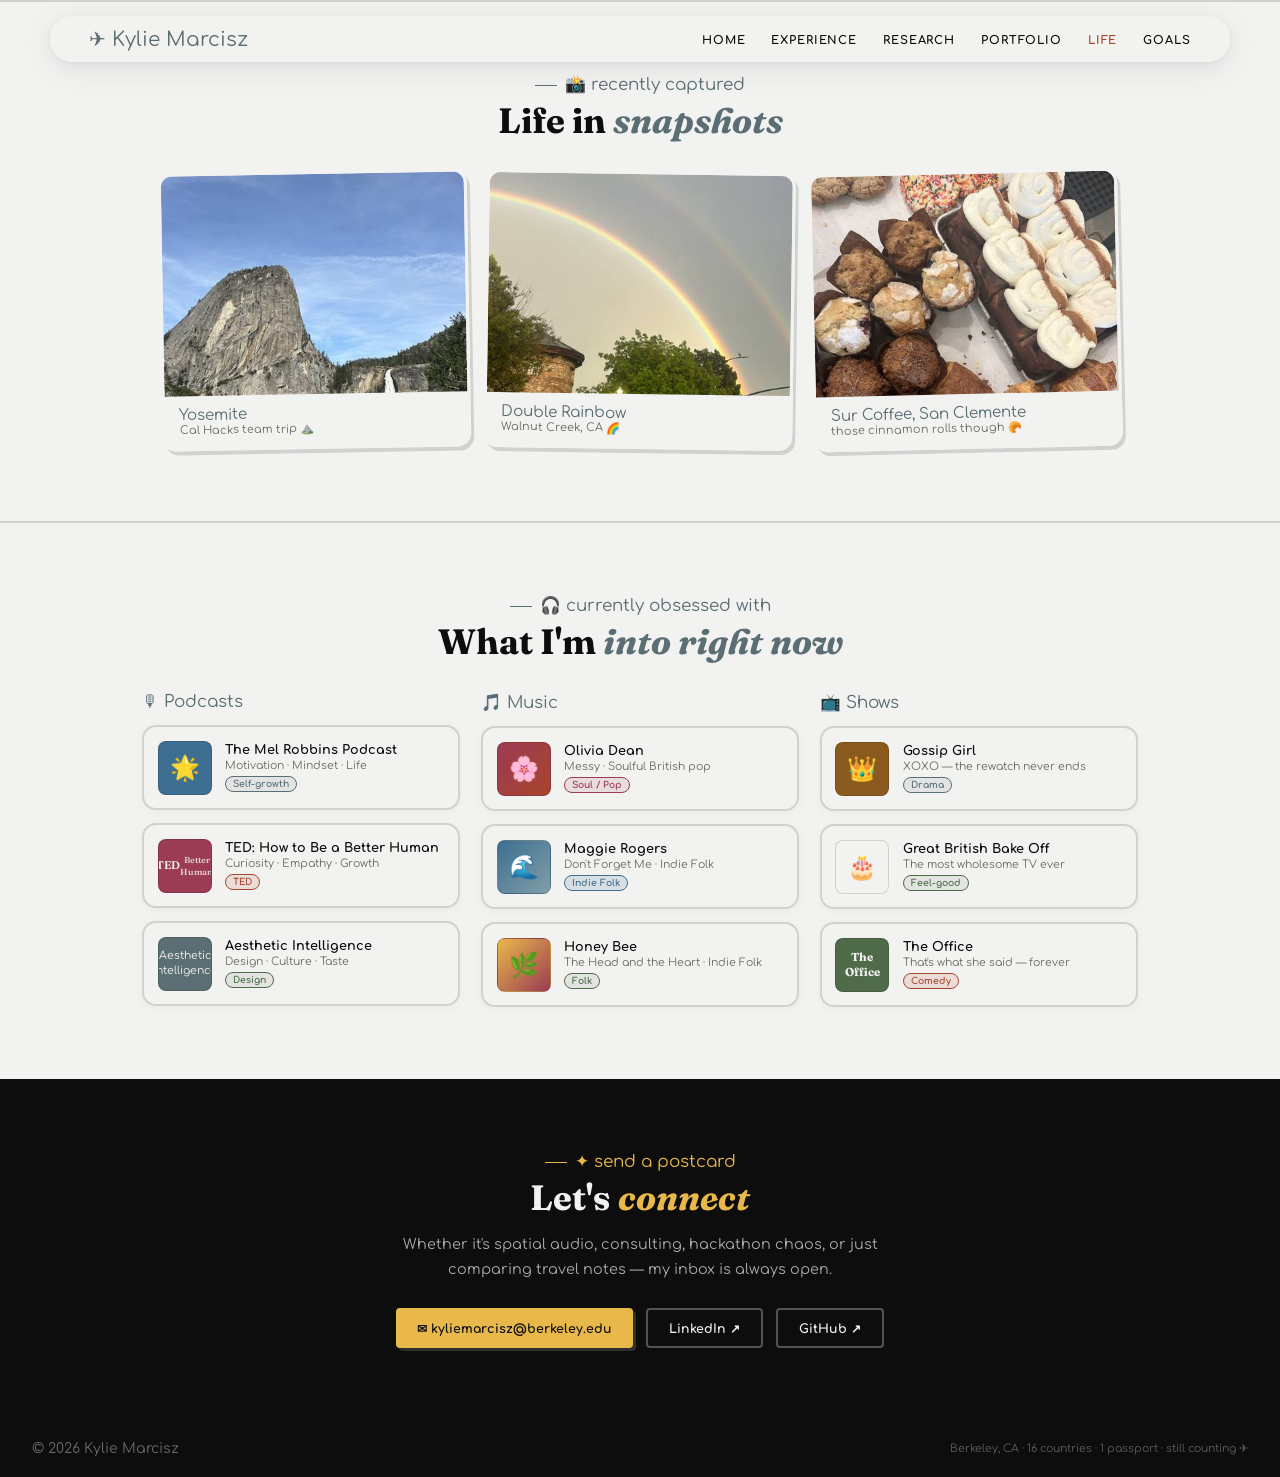
<file: life.html>
<!DOCTYPE html>
<html lang="en">
<head>
<meta charset="UTF-8">
<meta name="viewport" content="width=device-width, initial-scale=1.0">
<title>Photos & What I’m Into — Kylie Marcisz</title>
<link href="https://fonts.googleapis.com/css2?family=Fraunces:ital,opsz,wght@0,9..144,400;0,9..144,500;0,9..144,600;0,9..144,700;1,9..144,400;1,9..144,600&family=Comfortaa:wght@300;400;500;600;700&display=swap" rel="stylesheet">
<link rel="stylesheet" href="style.css">
</head>
<body>

<!-- NAV -->
<nav>
  <a href="index.html" style="text-decoration:none;"><div class="nav-logo">✈ Kylie Marcisz</div></a>
  <ul class="nav-links">
    <li><a href="index.html">Home</a></li>
    <li><a href="experience.html">Experience</a></li>
    <li><a href="research.html">Research</a></li>
    <li><a href="portfolio.html">Portfolio</a></li>
    <li><a href="life.html" class="nav-active">Life</a></li>
    <li><a href="goals.html">Goals</a></li>
  </ul>
</nav>

<section style="background:var(--blush2);border-top:2px solid var(--sand);" id="photos">
  <div class="sw">
    <div class="tc"><div class="sl">📸 recently captured</div><h2 class="st">Life in <em>snapshots</em></h2></div>
    <div style="display:grid;grid-template-columns:repeat(3,1fr);gap:1rem;max-width:960px;margin:0 auto;">

      <div class="appear" style="border-radius:14px;overflow:hidden;border:3px solid #F2F2F0;box-shadow:3px 4px 0 var(--sand);transform:rotate(-1deg);transition:transform .2s;" onmouseover="this.style.transform='rotate(0deg) scale(1.02)'" onmouseout="this.style.transform='rotate(-1deg)'">
        <div style="height:220px;overflow:hidden;position:relative;"><img src="[data-uri]" alt="Yosemite with Cal Hacks" style="width:100%;height:220px;object-fit:cover;display:block;transform:rotate(90deg) scale(1.5);transform-origin:center;"/></div>
        <div style="background:#F2F2F0;padding:.7rem .9rem;">
          <div style="font-family:'Comfortaa',sans-serif;font-size:.95rem;color:var(--teal);">Yosemite</div>
          <div style="font-size:.7rem;color:var(--muted);">Cal Hacks team trip ⛰️</div>
        </div>
      </div>

      <div class="appear" style="border-radius:14px;overflow:hidden;border:3px solid #F2F2F0;box-shadow:3px 4px 0 var(--sand);transform:rotate(.8deg);transition:transform .2s;" onmouseover="this.style.transform='rotate(0deg) scale(1.02)'" onmouseout="this.style.transform='rotate(0.8deg)'">
        <div style="height:220px;overflow:hidden;position:relative;"><img src="[data-uri]" alt="Double rainbow in Walnut Creek" style="width:100%;height:220px;object-fit:cover;display:block;transform:rotate(90deg) scale(1.5);transform-origin:center;"/></div>
        <div style="background:#F2F2F0;padding:.7rem .9rem;">
          <div style="font-family:'Comfortaa',sans-serif;font-size:.95rem;color:var(--teal);">Double Rainbow</div>
          <div style="font-size:.7rem;color:var(--muted);">Walnut Creek, CA 🌈</div>
        </div>
      </div>

      <div class="appear" style="border-radius:14px;overflow:hidden;border:3px solid #F2F2F0;box-shadow:3px 4px 0 var(--sand);transform:rotate(-1.3deg);transition:transform .2s;" onmouseover="this.style.transform='rotate(0deg) scale(1.02)'" onmouseout="this.style.transform='rotate(-1.3deg)'">
        <img src="[data-uri]" alt="Sur Coffee San Clemente pastries" style="width:100%;height:220px;object-fit:cover;object-position:center top;display:block;"/>
        <div style="background:#F2F2F0;padding:.7rem .9rem;">
          <div style="font-family:'Comfortaa',sans-serif;font-size:.95rem;color:var(--teal);">Sur Coffee, San Clemente</div>
          <div style="font-size:.7rem;color:var(--muted);">those cinnamon rolls though 🥐</div>
        </div>
      </div>

    </div>
  </div>
</section>

<section class="now-bg" id="now">
  <div class="sw">
    <div class="tc"><div class="sl">🎧 currently obsessed with</div><h2 class="st">What I'm <em>into right now</em></h2></div>
    <div class="now-grid">
      <div>
        <div class="nct">🎙 Podcasts</div>
        <div class="now-items">
          <div class="nc appear"><div class="na a-mel">🌟</div><div><div class="nn">The Mel Robbins Podcast</div><div class="ns">Motivation · Mindset · Life</div><span class="ntag" style="color:var(--teal);border-color:var(--teal);background:var(--teal-pale);">Self-growth</span></div></div>
          <div class="nc appear"><div class="na a-ted">TED<br><span style="font-size:.55rem;opacity:.8;">Better Human</span></div><div><div class="nn">TED: How to Be a Better Human</div><div class="ns">Curiosity · Empathy · Growth</div><span class="ntag" style="color:var(--coral);border-color:var(--coral);background:var(--coral-pale);">TED</span></div></div>
          <div class="nc appear"><div class="na a-hub">Aesthetic<br>Intelligence</div><div><div class="nn">Aesthetic Intelligence</div><div class="ns">Design · Culture · Taste</div><span class="ntag" style="color:var(--sage);border-color:var(--sage);background:var(--sage-pale);">Design</span></div></div>
        </div>
      </div>
      <div>
        <div class="nct">🎵 Music</div>
        <div class="now-items">
          <div class="nc appear"><div class="na a-olivia">🌸</div><div><div class="nn">Olivia Dean</div><div class="ns">Messy · Soulful British pop</div><span class="ntag" style="color:var(--rose);border-color:var(--rose);background:var(--rose-pale);">Soul / Pop</span></div></div>
          <div class="nc appear"><div class="na a-maggie">🌊</div><div><div class="nn">Maggie Rogers</div><div class="ns">Don't Forget Me · Indie Folk</div><span class="ntag" style="color:var(--sky);border-color:var(--sky);background:var(--sky-pale);">Indie Folk</span></div></div>
          <div class="nc appear"><div class="na a-honey">🌿</div><div><div class="nn">Honey Bee</div><div class="ns">The Head and the Heart · Indie Folk</div><span class="ntag" style="color:var(--sage);border-color:var(--sage);background:var(--sage-pale);">Folk</span></div></div>
        </div>
      </div>
      <div>
        <div class="nct">📺 Shows</div>
        <div class="now-items">
          <div class="nc appear"><div class="na a-gg">👑</div><div><div class="nn">Gossip Girl</div><div class="ns">XOXO — the rewatch never ends</div><span class="ntag" style="color:var(--teal);border-color:var(--teal);background:var(--teal-pale);">Drama</span></div></div>
          <div class="nc appear"><div class="na a-gbbo">🎂</div><div><div class="nn">Great British Bake Off</div><div class="ns">The most wholesome TV ever</div><span class="ntag" style="color:var(--sage);border-color:var(--sage);background:var(--sage-pale);">Feel-good</span></div></div>
          <div class="nc appear"><div class="na a-office">The<br>Office</div><div><div class="nn">The Office</div><div class="ns">That's what she said — forever</div><span class="ntag" style="color:var(--coral);border-color:var(--coral);background:var(--coral-pale);">Comedy</span></div></div>
        </div>
      </div>
    </div>
  </div>
</section>

<section class="contact-bg" id="contact">
  <div class="sw">
    <div class="ci">
      <div class="sl">✦ send a postcard</div>
      <h2>Let's <em>connect</em></h2>
      <p>Whether it's spatial audio, consulting, hackathon chaos, or just comparing travel notes — my inbox is always open.</p>
      <div class="clinks">
        <a href="mailto:kyliemarcisz@berkeley.edu" class="clink clp">✉ kyliemarcisz@berkeley.edu</a>
        <a href="http://www.linkedin.com/in/kylie-marcisz-ucb29" class="clink cls">LinkedIn ↗</a>
        <a href="#" class="clink cls">GitHub ↗</a>
      </div>
    </div>
  </div>
</section>

<footer>
  <span class="fh">© 2026 Kylie Marcisz</span>
  <span>Berkeley, CA · 16 countries · 1 passport · still counting ✈</span>
</footer>

<script src="common.js"></script>
</body>
</html>
</file>
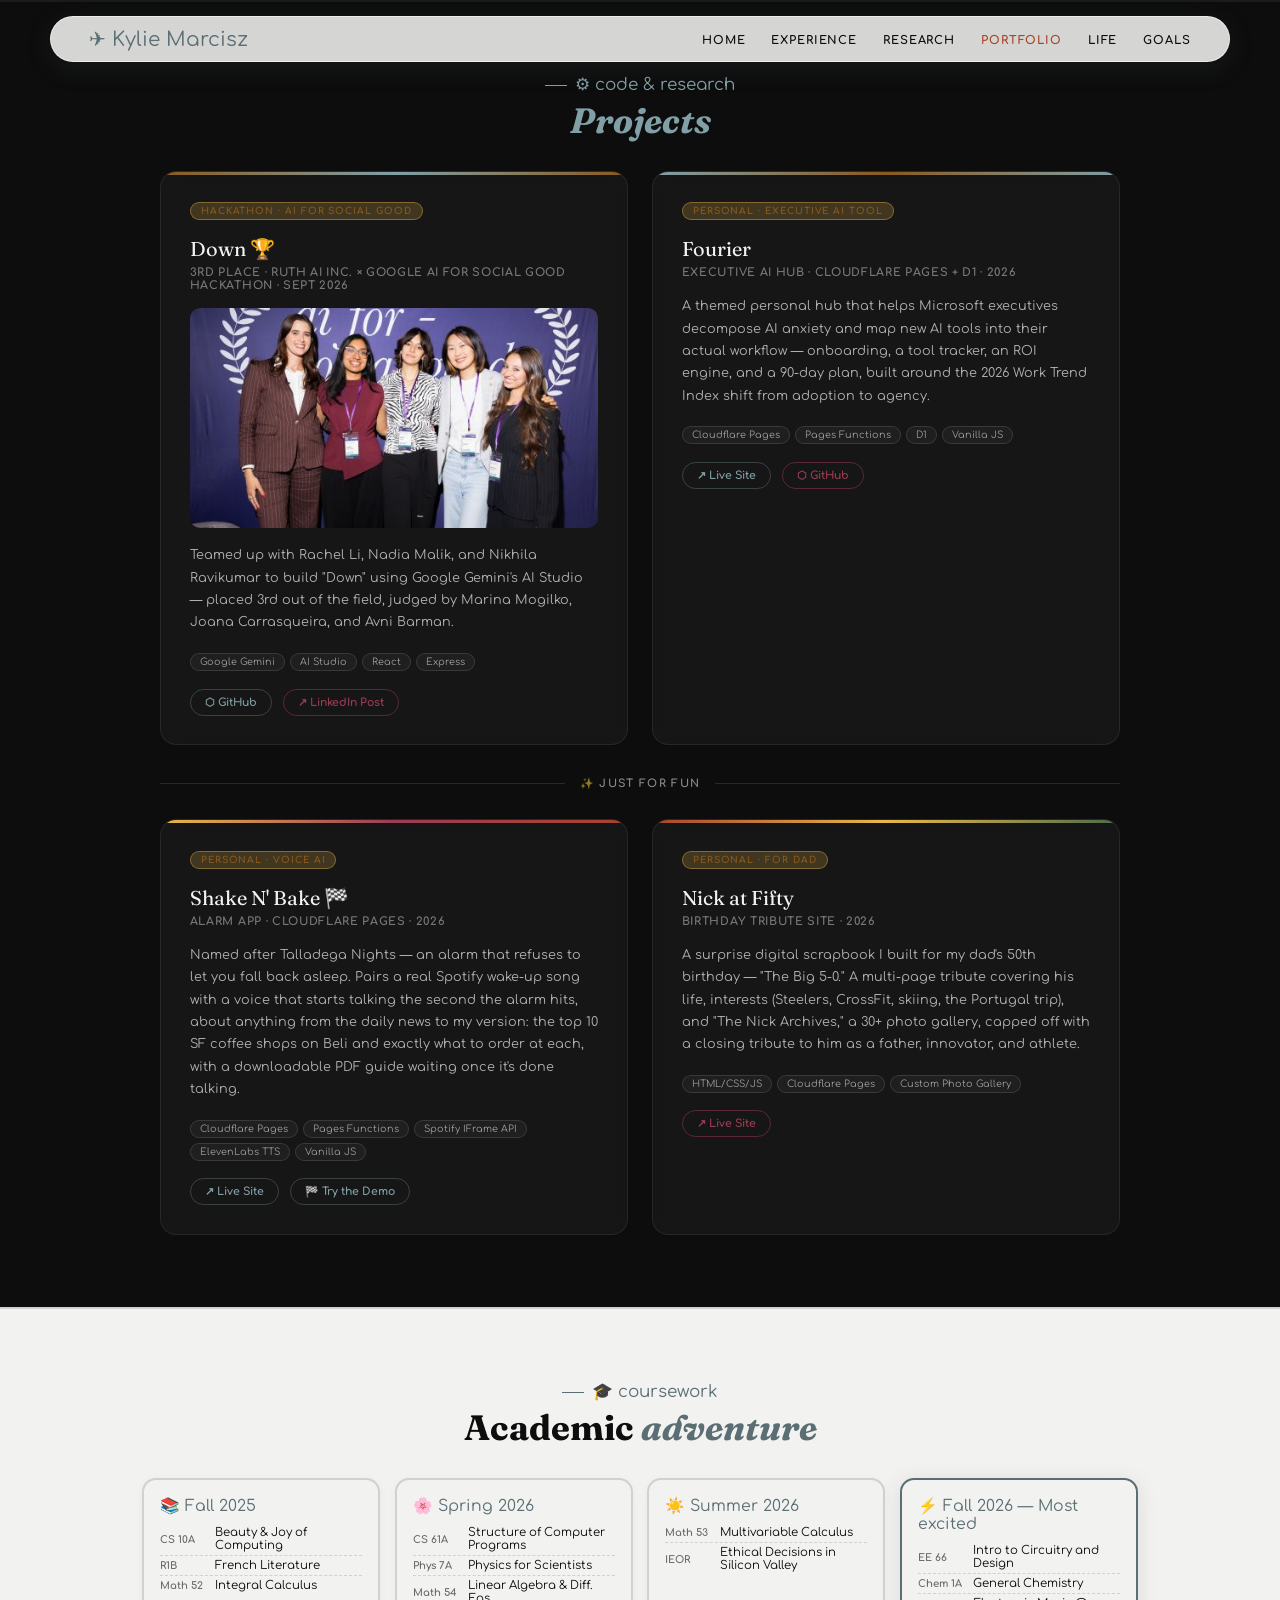
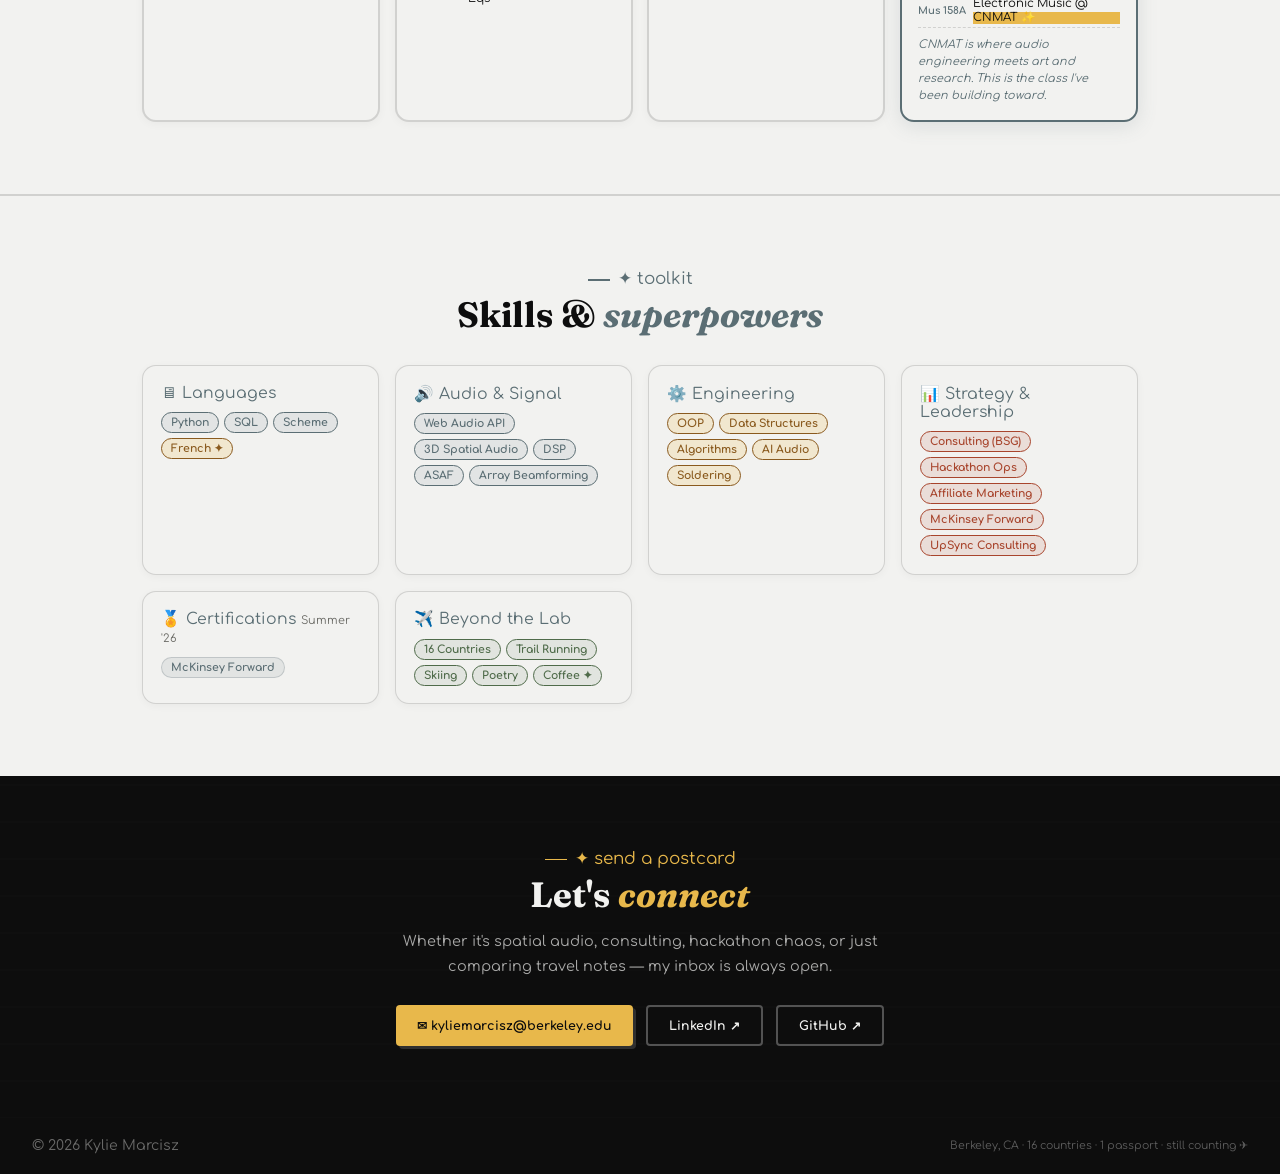
<file: portfolio.html>
<!DOCTYPE html>
<html lang="en">
<head>
<meta charset="UTF-8">
<meta name="viewport" content="width=device-width, initial-scale=1.0">
<title>Projects, Academics & Skills — Kylie Marcisz</title>
<link href="https://fonts.googleapis.com/css2?family=Fraunces:ital,opsz,wght@0,9..144,400;0,9..144,500;0,9..144,600;0,9..144,700;1,9..144,400;1,9..144,600&family=Comfortaa:wght@300;400;500;600;700&display=swap" rel="stylesheet">
<link rel="stylesheet" href="style.css">
</head>
<body>

<!-- NAV -->
<nav>
  <a href="index.html" style="text-decoration:none;"><div class="nav-logo">✈ Kylie Marcisz</div></a>
  <ul class="nav-links">
    <li><a href="index.html">Home</a></li>
    <li><a href="experience.html">Experience</a></li>
    <li><a href="research.html">Research</a></li>
    <li><a href="portfolio.html" class="nav-active">Portfolio</a></li>
    <li><a href="life.html">Life</a></li>
    <li><a href="goals.html">Goals</a></li>
  </ul>
</nav>

<section class="proj-bg" id="projects">
  <div class="sw">
    <div class="tc"><div class="sl">⚙ code & research</div><h2 class="st"><em>Projects</em></h2></div>
    <div class="proj-grid">

      <!-- DOWN -- RUTH AI x GOOGLE AI FOR SOCIAL GOOD HACKATHON -->
      <div class="proj-card proj-down appear">
        <span class="proj-badge pb-gold">Hackathon &middot; AI for Social Good</span>
        <div class="proj-title">Down &#127942;</div>
        <div class="proj-sub">3rd Place &middot; Ruth AI Inc. &times; Google AI for Social Good Hackathon &middot; Sept 2026</div>
        <img src="[data-uri]" alt="Team Down at the Ruth AI x Google AI for Social Good Hackathon" class="proj-photo">
        <div class="proj-desc">Teamed up with Rachel Li, Nadia Malik, and Nikhila Ravikumar to build "Down" using Google Gemini's AI Studio &mdash; placed 3rd out of the field, judged by Marina Mogilko, Joana Carrasqueira, and Avni Barman.</div>
        <div class="proj-stack">
          <span class="proj-tag">Google Gemini</span>
          <span class="proj-tag">AI Studio</span>
          <span class="proj-tag">React</span>
          <span class="proj-tag">Express</span>
        </div>
        <div class="proj-links">
          <a class="proj-link" href="https://github.com/lirachel24/Down" target="_blank" rel="noopener">&#11041; GitHub</a>
          <a class="proj-link rose" href="https://www.linkedin.com/feed/update/urn:li:activity:7510366956907089921/" target="_blank" rel="noopener">&#8599; LinkedIn Post</a>
        </div>
      </div>

      <!-- FOURIER -->
      <div class="proj-card proj-fourier appear">
        <span class="proj-badge pb-gold">Personal &middot; Executive AI Tool</span>
        <div class="proj-title">Fourier</div>
        <div class="proj-sub">Executive AI Hub &middot; Cloudflare Pages + D1 &middot; 2026</div>
        <div class="proj-desc">A themed personal hub that helps Microsoft executives decompose AI anxiety and map new AI tools into their actual workflow &mdash; onboarding, a tool tracker, an ROI engine, and a 90-day plan, built around the 2026 Work Trend Index shift from adoption to agency.</div>
        <div class="proj-stack">
          <span class="proj-tag">Cloudflare Pages</span>
          <span class="proj-tag">Pages Functions</span>
          <span class="proj-tag">D1</span>
          <span class="proj-tag">Vanilla JS</span>
        </div>
        <div class="proj-links">
          <a class="proj-link" href="https://fourier-dg2.pages.dev" target="_blank" rel="noopener">&#8599; Live Site</a>
          <a class="proj-link rose" href="https://github.com/kyliemarcisz/fourier" target="_blank" rel="noopener">&#11041; GitHub</a>
        </div>
      </div>

      <div class="proj-divider"><span>✨ just for fun</span></div>

      <!-- SHAKE N' BAKE -->
      <div class="proj-card proj-shake appear">
        <span class="proj-badge pb-gold">Personal · Voice AI</span>
        <div class="proj-title">Shake N' Bake 🏁</div>
        <div class="proj-sub">Alarm App · Cloudflare Pages · 2026</div>
        <div class="proj-desc">Named after Talladega Nights — an alarm that refuses to let you fall back asleep. Pairs a real Spotify wake-up song with a voice that starts talking the second the alarm hits, about anything from the daily news to my version: the top 10 SF coffee shops on Beli and exactly what to order at each, with a downloadable PDF guide waiting once it's done talking.</div>
        <div class="proj-stack">
          <span class="proj-tag">Cloudflare Pages</span>
          <span class="proj-tag">Pages Functions</span>
          <span class="proj-tag">Spotify IFrame API</span>
          <span class="proj-tag">ElevenLabs TTS</span>
          <span class="proj-tag">Vanilla JS</span>
        </div>
        <div class="proj-links">
          <a class="proj-link" href="https://shake-n-bake.pages.dev" target="_blank" rel="noopener">↗ Live Site</a>
          <a class="proj-link" href="https://shake-n-bake.pages.dev/app" target="_blank" rel="noopener">🏁 Try the Demo</a>
        </div>
      </div>

      <!-- DAD'S 50TH BIRTHDAY SITE -->
      <div class="proj-card proj-nick appear">
        <span class="proj-badge pb-gold">Personal · For Dad</span>
        <div class="proj-title">Nick at Fifty</div>
        <div class="proj-sub">Birthday Tribute Site · 2026</div>
        <div class="proj-desc">A surprise digital scrapbook I built for my dad's 50th birthday — "The Big 5-0." A multi-page tribute covering his life, interests (Steelers, CrossFit, skiing, the Portugal trip), and "The Nick Archives," a 30+ photo gallery, capped off with a closing tribute to him as a father, innovator, and athlete.</div>
        <div class="proj-stack">
          <span class="proj-tag">HTML/CSS/JS</span>
          <span class="proj-tag">Cloudflare Pages</span>
          <span class="proj-tag">Custom Photo Gallery</span>
        </div>
        <div class="proj-links">
          <a class="proj-link rose" href="https://aa5b64d9.nick-50.pages.dev" target="_blank" rel="noopener">↗ Live Site</a>
        </div>
      </div>

    </div>
  </div>
</section>

<section class="acad-bg" id="academics">
  <div class="sw">
    <div class="tc"><div class="sl">🎓 coursework</div><h2 class="st">Academic <em>adventure</em></h2></div>
    <div class="acad-grid">
      <div class="scard appear"><div class="slab">📚 Fall 2025</div>
        <div class="sc"><span class="cc">CS 10A</span>Beauty & Joy of Computing</div>
        <div class="sc"><span class="cc">R1B</span>French Literature</div>
        <div class="sc"><span class="cc">Math 52</span>Integral Calculus</div>
      </div>
      <div class="scard appear"><div class="slab">🌸 Spring 2026</div>
        <div class="sc"><span class="cc">CS 61A</span>Structure of Computer Programs</div>
        <div class="sc"><span class="cc">Phys 7A</span>Physics for Scientists</div>
        <div class="sc"><span class="cc">Math 54</span>Linear Algebra & Diff. Eqs</div>
      </div>
      <div class="scard appear"><div class="slab">☀️ Summer 2026</div>
        <div class="sc"><span class="cc">Math 53</span>Multivariable Calculus</div>
        <div class="sc"><span class="cc">IEOR</span>Ethical Decisions in Silicon Valley</div>
      </div>
      <div class="scard sf appear"><div class="slab" style="color:var(--teal);">⚡ Fall 2026 — Most excited</div>
        <div class="sc"><span class="cc">EE 66</span>Intro to Circuitry and Design</div>
        <div class="sc"><span class="cc">Chem 1A</span>General Chemistry</div>
        <div class="sc"><span class="cc" style="color:var(--teal);font-weight:700;">Mus 158A</span><span class="cnhl">Electronic Music @ CNMAT ✨</span></div>
        <div class="cnote">CNMAT is where audio engineering meets art and research. This is the class I've been building toward.</div>
      </div>
    </div>
  </div>
</section>

<section class="skills-bg" id="skills">
  <div class="sw">
    <div class="tc"><div class="sl">✦ toolkit</div><h2 class="st">Skills &amp; <em>superpowers</em></h2></div>
    <div class="skills-grid">
      <div class="sg appear"><div class="sgl">🖥 Languages</div><div class="pills"><span class="pill pt">Python</span><span class="pill pt">SQL</span><span class="pill pt">Scheme</span><span class="pill pg">French ✦</span></div></div>
      <div class="sg appear"><div class="sgl">🔊 Audio & Signal</div><div class="pills"><span class="pill pt">Web Audio API</span><span class="pill pt">3D Spatial Audio</span><span class="pill pt">DSP</span><span class="pill pt">ASAF</span><span class="pill pt">Array Beamforming</span></div></div>
      <div class="sg appear"><div class="sgl">⚙️ Engineering</div><div class="pills"><span class="pill pg">OOP</span><span class="pill pg">Data Structures</span><span class="pill pg">Algorithms</span><span class="pill pg">AI Audio</span><span class="pill pg">Soldering</span></div></div>
      <div class="sg appear"><div class="sgl">📊 Strategy & Leadership</div><div class="pills"><span class="pill pc">Consulting (BSG)</span><span class="pill pc">Hackathon Ops</span><span class="pill pc">Affiliate Marketing</span><span class="pill pc">McKinsey Forward</span><span class="pill pc">UpSync Consulting</span></div></div>
      <div class="sg appear"><div class="sgl">🏅 Certifications <span style="font-size:.7rem;color:var(--muted);font-family:'Comfortaa',sans-serif;">Summer '26</span></div><div class="pills"><span class="pill px">McKinsey Forward</span></div></div>
      <div class="sg appear"><div class="sgl">✈️ Beyond the Lab</div><div class="pills"><span class="pill ps">16 Countries</span><span class="pill ps">Trail Running</span><span class="pill ps">Skiing</span><span class="pill ps">Poetry</span><span class="pill ps">Coffee ✦</span></div></div>
    </div>
  </div>
</section>

<section class="contact-bg" id="contact">
  <div class="sw">
    <div class="ci">
      <div class="sl">✦ send a postcard</div>
      <h2>Let's <em>connect</em></h2>
      <p>Whether it's spatial audio, consulting, hackathon chaos, or just comparing travel notes — my inbox is always open.</p>
      <div class="clinks">
        <a href="mailto:kyliemarcisz@berkeley.edu" class="clink clp">✉ kyliemarcisz@berkeley.edu</a>
        <a href="http://www.linkedin.com/in/kylie-marcisz-ucb29" class="clink cls">LinkedIn ↗</a>
        <a href="#" class="clink cls">GitHub ↗</a>
      </div>
    </div>
  </div>
</section>

<footer>
  <span class="fh">© 2026 Kylie Marcisz</span>
  <span>Berkeley, CA · 16 countries · 1 passport · still counting ✈</span>
</footer>

<script src="common.js"></script>
</body>
</html>
</file>
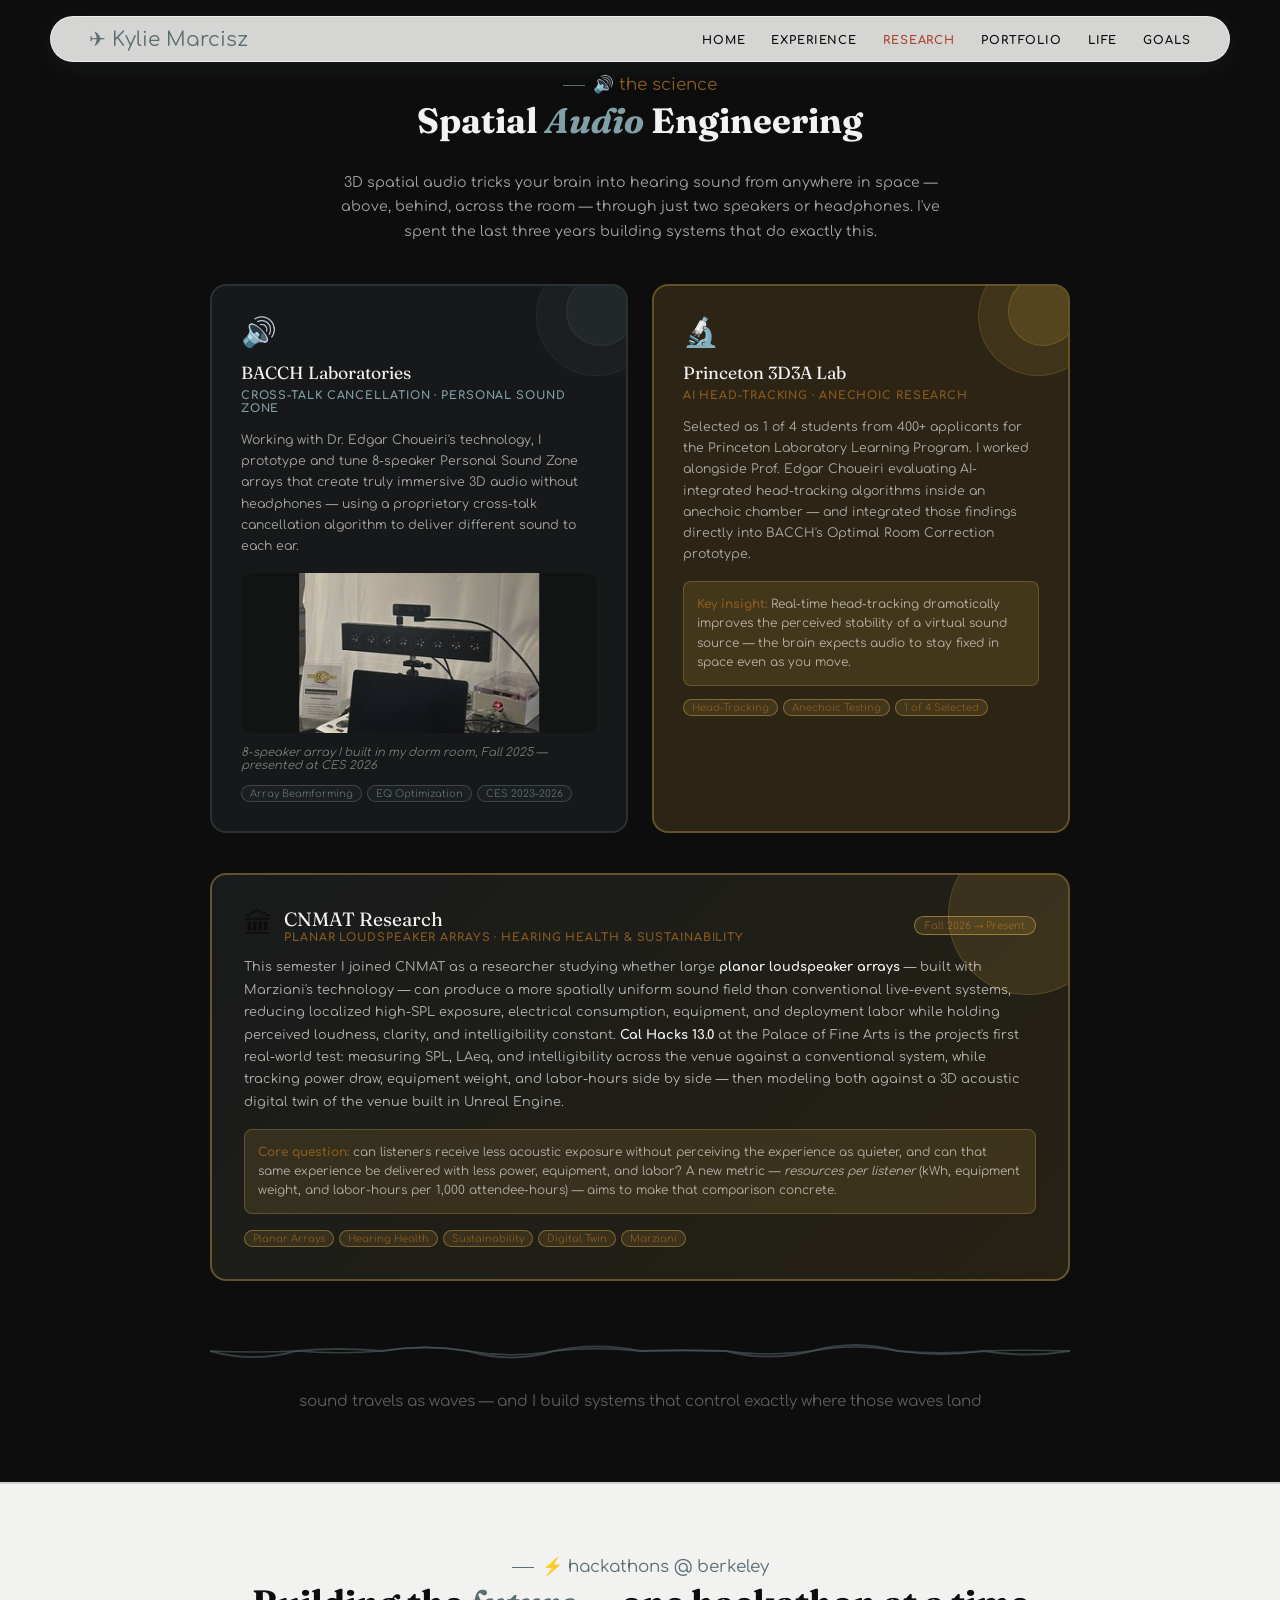
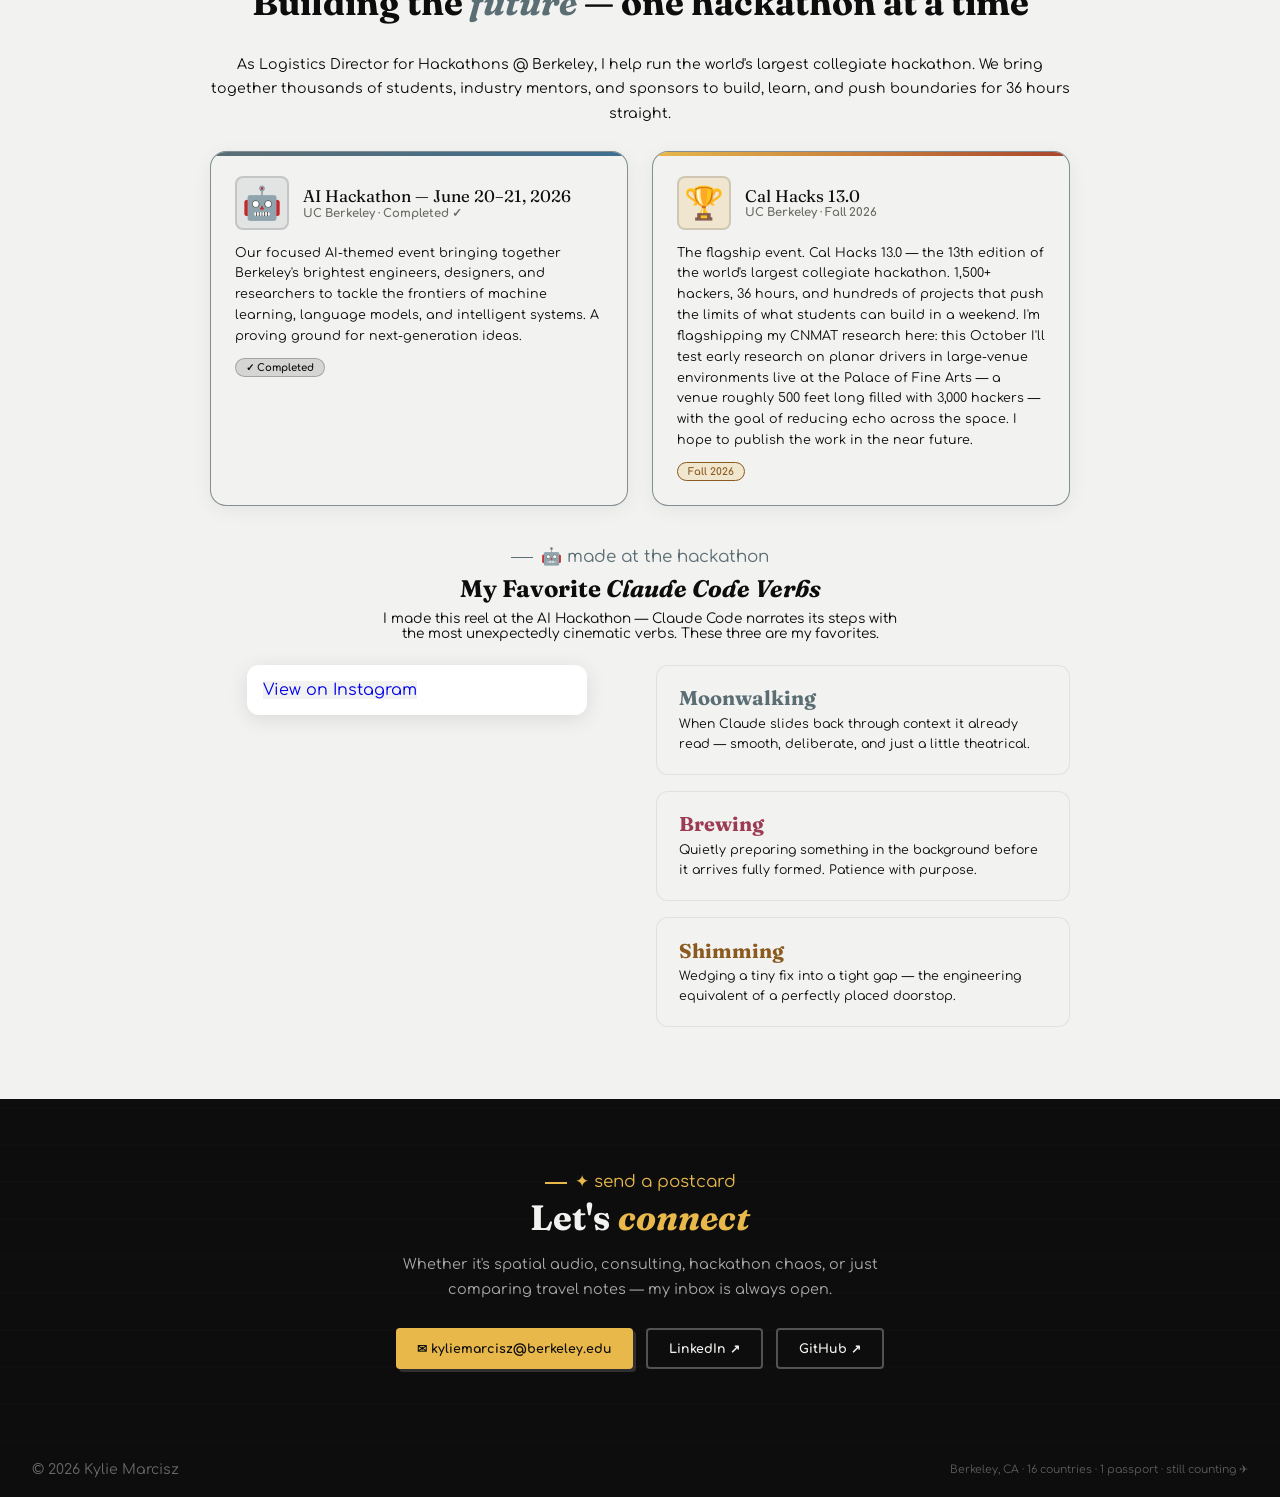
<file: research.html>
<!DOCTYPE html>
<html lang="en">
<head>
<meta charset="UTF-8">
<meta name="viewport" content="width=device-width, initial-scale=1.0">
<title>Audio Research & Cal Hacks — Kylie Marcisz</title>
<link href="https://fonts.googleapis.com/css2?family=Fraunces:ital,opsz,wght@0,9..144,400;0,9..144,500;0,9..144,600;0,9..144,700;1,9..144,400;1,9..144,600&family=Comfortaa:wght@300;400;500;600;700&display=swap" rel="stylesheet">
<link rel="stylesheet" href="style.css">
</head>
<body>

<!-- NAV -->
<nav>
  <a href="index.html" style="text-decoration:none;"><div class="nav-logo">✈ Kylie Marcisz</div></a>
  <ul class="nav-links">
    <li><a href="index.html">Home</a></li>
    <li><a href="experience.html">Experience</a></li>
    <li><a href="research.html" class="nav-active">Research</a></li>
    <li><a href="portfolio.html">Portfolio</a></li>
    <li><a href="life.html">Life</a></li>
    <li><a href="goals.html">Goals</a></li>
  </ul>
</nav>

<section style="background:var(--ink);border-top:2px solid #0D0D0D;" id="audio">
  <div class="sw">
    <div class="tc"><div class="sl" style="color:var(--gold2);">🔊 the science</div>
      <h2 class="st" style="color:#F2F2F0;">Spatial <em style="color:var(--teal2);">Audio</em> Engineering</h2>
      <p style="color:rgba(242,242,240,.65);font-size:.88rem;line-height:1.75;max-width:620px;margin:0 auto 2.5rem;">3D spatial audio tricks your brain into hearing sound from anywhere in space — above, behind, across the room — through just two speakers or headphones. I've spent the last three years building systems that do exactly this.</p>
    </div>
    <!-- Two spheres -->
    <div style="display:grid;grid-template-columns:1fr 1fr;gap:1.5rem;max-width:860px;margin:0 auto 2.5rem;">

      <!-- BACCH sphere -->
      <div class="appear" style="background:rgba(91,110,116,.12);border:2px solid rgba(91,110,116,.3);border-radius:16px;padding:1.8rem;position:relative;overflow:hidden;">
        <div style="position:absolute;top:-30px;right:-30px;width:120px;height:120px;border-radius:50%;background:rgba(91,110,116,.08);border:1px solid rgba(91,110,116,.15);"></div>
        <div style="position:absolute;top:-10px;right:-10px;width:70px;height:70px;border-radius:50%;background:rgba(91,110,116,.12);border:1px solid rgba(91,110,116,.2);"></div>
        <div style="font-size:1.8rem;margin-bottom:.8rem;">🔊</div>
        <div style="font-family:'Fraunces',serif;font-size:1.1rem;color:#F2F2F0;margin-bottom:.4rem;">BACCH Laboratories</div>
        <div style="font-size:.7rem;color:var(--teal2);font-weight:700;letter-spacing:.08em;text-transform:uppercase;margin-bottom:.9rem;">Cross-talk Cancellation · Personal Sound Zone</div>
        <p style="font-size:.78rem;color:rgba(242,242,240,.65);line-height:1.7;margin-bottom:1rem;">Working with Dr. Edgar Choueiri's technology, I prototype and tune 8-speaker Personal Sound Zone arrays that create truly immersive 3D audio without headphones — using a proprietary cross-talk cancellation algorithm to deliver different sound to each ear.</p>
        <div style="background:rgba(13,13,13,.3);border-radius:10px;overflow:hidden;margin-bottom:.8rem;">
          <img src="[data-uri]" alt="BACCH speaker array built in dorm" style="width:100%;height:160px;object-fit:cover;display:block;opacity:.9;transform:rotate(90deg) scale(1.5);transform-origin:center;"/>
        </div>
        <div style="font-size:.72rem;color:rgba(242,242,240,.45);font-style:italic;">8-speaker array I built in my dorm room, Fall 2025 — presented at CES 2026</div>
        <div style="display:flex;flex-wrap:wrap;gap:5px;margin-top:.8rem;">
          <span style="font-size:.62rem;padding:2px 8px;border-radius:99px;border:1px solid rgba(91,110,116,.5);color:var(--teal);background:rgba(91,110,116,.08);">Array Beamforming</span>
          <span style="font-size:.62rem;padding:2px 8px;border-radius:99px;border:1px solid rgba(91,110,116,.5);color:var(--teal);background:rgba(91,110,116,.08);">EQ Optimization</span>
          <span style="font-size:.62rem;padding:2px 8px;border-radius:99px;border:1px solid rgba(91,110,116,.5);color:var(--teal);background:rgba(91,110,116,.08);">CES 2023–2026</span>
        </div>
      </div>

      <!-- Princeton sphere -->
      <div class="appear" style="background:rgba(232,184,75,.14);border:2px solid rgba(232,184,75,.3);border-radius:16px;padding:1.8rem;position:relative;overflow:hidden;">
        <div style="position:absolute;top:-30px;right:-30px;width:120px;height:120px;border-radius:50%;background:rgba(232,184,75,.1);border:1px solid rgba(232,184,75,.15);"></div>
        <div style="position:absolute;top:-10px;right:-10px;width:70px;height:70px;border-radius:50%;background:rgba(232,184,75,.13);border:1px solid rgba(232,184,75,.18);"></div>
        <div style="font-size:1.8rem;margin-bottom:.8rem;">🔬</div>
        <div style="font-family:'Fraunces',serif;font-size:1.1rem;color:#F2F2F0;margin-bottom:.4rem;">Princeton 3D3A Lab</div>
        <div style="font-size:.7rem;color:var(--gold2);font-weight:700;letter-spacing:.08em;text-transform:uppercase;margin-bottom:.9rem;">AI Head-Tracking · Anechoic Research</div>
        <p style="font-size:.78rem;color:rgba(242,242,240,.65);line-height:1.7;margin-bottom:1rem;">Selected as 1 of 4 students from 400+ applicants for the Princeton Laboratory Learning Program. I worked alongside Prof. Edgar Choueiri evaluating AI-integrated head-tracking algorithms inside an anechoic chamber — and integrated those findings directly into BACCH's Optimal Room Correction prototype.</p>
        <div style="background:rgba(232,184,75,.12);border:1px solid rgba(232,184,75,.25);border-radius:8px;padding:.8rem;font-size:.75rem;color:rgba(242,242,240,.65);line-height:1.6;">
          <strong style="color:var(--gold2);">Key insight:</strong> Real-time head-tracking dramatically improves the perceived stability of a virtual sound source — the brain expects audio to stay fixed in space even as you move.
        </div>
        <div style="display:flex;flex-wrap:wrap;gap:5px;margin-top:.8rem;">
          <span style="font-size:.62rem;padding:2px 8px;border-radius:99px;border:1px solid rgba(232,184,75,.4);color:var(--gold2);background:rgba(232,184,75,.12);">Head-Tracking</span>
          <span style="font-size:.62rem;padding:2px 8px;border-radius:99px;border:1px solid rgba(232,184,75,.4);color:var(--gold2);background:rgba(232,184,75,.12);">Anechoic Testing</span>
          <span style="font-size:.62rem;padding:2px 8px;border-radius:99px;border:1px solid rgba(232,184,75,.4);color:var(--gold2);background:rgba(232,184,75,.12);">1 of 4 Selected</span>
        </div>
      </div>
    </div>

    <!-- CNMAT sphere — full width feature -->
    <div class="appear" style="max-width:860px;margin:0 auto 2.5rem;background:linear-gradient(135deg,rgba(91,110,116,.14),rgba(232,184,75,.12));border:2px solid rgba(232,184,75,.35);border-radius:16px;padding:2rem;position:relative;overflow:hidden;">
      <div style="position:absolute;top:-40px;right:-40px;width:160px;height:160px;border-radius:50%;background:rgba(232,184,75,.12);border:1px solid rgba(232,184,75,.18);"></div>
      <div style="display:flex;align-items:center;justify-content:space-between;flex-wrap:wrap;gap:.5rem;margin-bottom:.8rem;">
        <div style="display:flex;align-items:center;gap:.7rem;">
          <div style="font-size:1.8rem;">🏛</div>
          <div>
            <div style="font-family:'Fraunces',serif;font-size:1.2rem;color:#F2F2F0;">CNMAT Research</div>
            <div style="font-size:.7rem;color:var(--gold2);font-weight:700;letter-spacing:.08em;text-transform:uppercase;">Planar Loudspeaker Arrays · Hearing Health &amp; Sustainability</div>
          </div>
        </div>
        <span style="font-size:.62rem;padding:3px 10px;border-radius:99px;border:1px solid rgba(232,184,75,.5);color:var(--gold2);background:rgba(232,184,75,.14);white-space:nowrap;">Fall 2026 → Present</span>
      </div>
      <p style="font-size:.8rem;color:rgba(242,242,240,.7);line-height:1.75;margin-bottom:1rem;">This semester I joined CNMAT as a researcher studying whether large <strong style="color:#F2F2F0;">planar loudspeaker arrays</strong> — built with Marziani's technology — can produce a more spatially uniform sound field than conventional live-event systems, reducing localized high-SPL exposure, electrical consumption, equipment, and deployment labor while holding perceived loudness, clarity, and intelligibility constant. <strong style="color:#F2F2F0;">Cal Hacks 13.0</strong> at the Palace of Fine Arts is the project's first real-world test: measuring SPL, LAeq, and intelligibility across the venue against a conventional system, while tracking power draw, equipment weight, and labor-hours side by side — then modeling both against a 3D acoustic digital twin of the venue built in Unreal Engine.</p>
      <div style="background:rgba(232,184,75,.12);border:1px solid rgba(232,184,75,.25);border-radius:8px;padding:.8rem;font-size:.75rem;color:rgba(242,242,240,.65);line-height:1.6;margin-bottom:1rem;">
        <strong style="color:var(--gold2);">Core question:</strong> can listeners receive less acoustic exposure without perceiving the experience as quieter, and can that same experience be delivered with less power, equipment, and labor? A new metric — <em>resources per listener</em> (kWh, equipment weight, and labor-hours per 1,000 attendee-hours) — aims to make that comparison concrete.
      </div>
      <div style="display:flex;flex-wrap:wrap;gap:5px;">
        <span style="font-size:.62rem;padding:2px 8px;border-radius:99px;border:1px solid rgba(232,184,75,.4);color:var(--gold2);background:rgba(232,184,75,.12);">Planar Arrays</span>
        <span style="font-size:.62rem;padding:2px 8px;border-radius:99px;border:1px solid rgba(232,184,75,.4);color:var(--gold2);background:rgba(232,184,75,.12);">Hearing Health</span>
        <span style="font-size:.62rem;padding:2px 8px;border-radius:99px;border:1px solid rgba(232,184,75,.4);color:var(--gold2);background:rgba(232,184,75,.12);">Sustainability</span>
        <span style="font-size:.62rem;padding:2px 8px;border-radius:99px;border:1px solid rgba(232,184,75,.4);color:var(--gold2);background:rgba(232,184,75,.12);">Digital Twin</span>
        <span style="font-size:.62rem;padding:2px 8px;border-radius:99px;border:1px solid rgba(232,184,75,.4);color:var(--gold2);background:rgba(232,184,75,.12);">Marziani</span>
      </div>
    </div>

    <!-- wave viz -->
    <div style="max-width:860px;margin:0 auto;text-align:center;" class="appear">
      <svg class="audio-wave-svg" viewBox="0 0 860 60" style="width:100%;opacity:.5;">
        <path d="M0 30 Q43 5 86 30 Q129 55 172 30 Q215 5 258 30 Q301 55 344 30 Q387 5 430 30 Q473 55 516 30 Q559 5 602 30 Q645 55 688 30 Q731 5 774 30 Q817 55 860 30" class="wave-primary" stroke="#5B6E74" stroke-width="2" fill="none"/>
        <path d="M0 30 Q53 10 106 30 Q159 50 212 30 Q265 10 318 30 Q371 50 424 30 Q477 10 530 30 Q583 50 636 30 Q689 10 742 30 Q795 50 860 30" class="wave-secondary" stroke="#819FA7" stroke-width="1.5" fill="none" opacity=".7"/>
      </svg>
      <p style="font-size:.75rem;color:rgba(242,242,240,.35);margin-top:.5rem;font-family:'Comfortaa',sans-serif;font-size:.95rem;">sound travels as waves — and I build systems that control exactly where those waves land</p>
    </div>
  </div>
</section>

<section class="hack-bg" id="calhacks">
  <div class="sw">
    <div class="tc"><div class="sl">⚡ hackathons @ berkeley</div><h2 class="st">Building the <em>future</em> — one hackathon at a time</h2></div>
    <div style="max-width:860px;margin:0 auto 1.5rem;font-size:.88rem;color:var(--ink2);line-height:1.75;text-align:center;" class="appear">
      As Logistics Director for Hackathons @ Berkeley, I help run the world's largest collegiate hackathon. We bring together thousands of students, industry mentors, and sponsors to build, learn, and push boundaries for 36 hours straight.
    </div>
    <div class="hack-grid">
      <div class="hack-card hack-ai appear">
        <div class="hack-top">
          <div class="hack-icon hi-teal">🤖</div>
          <div><div class="hack-name">AI Hackathon — June 20–21, 2026</div><div class="hack-sub">UC Berkeley · Completed ✓</div></div>
        </div>
        <p class="hack-desc">Our focused AI-themed event bringing together Berkeley's brightest engineers, designers, and researchers to tackle the frontiers of machine learning, language models, and intelligent systems. A proving ground for next-generation ideas.</p>
        <span class="hack-badge hb-teal" style="background:rgba(13,13,13,.12);color:#0D0D0D;border-color:rgba(13,13,13,.25);">✓ Completed</span>
      </div>
      <div class="hack-card hack-13 appear">
        <div class="hack-top">
          <div class="hack-icon hi-gold">🏆</div>
          <div><div class="hack-name">Cal Hacks 13.0</div><div class="hack-sub">UC Berkeley · Fall 2026</div></div>
        </div>
        <p class="hack-desc">The flagship event. Cal Hacks 13.0 — the 13th edition of the world's largest collegiate hackathon. 1,500+ hackers, 36 hours, and hundreds of projects that push the limits of what students can build in a weekend. I'm flagshipping my CNMAT research here: this October I'll test early research on planar drivers in large-venue environments live at the Palace of Fine Arts — a venue roughly 500 feet long filled with 3,000 hackers — with the goal of reducing echo across the space. I hope to publish the work in the near future.</p>
        <span class="hack-badge hb-gold">Fall 2026</span>
      </div>
    </div>

    <!-- CLAUDE CODE VERBS + REEL -->
    <div class="appear" style="max-width:860px;margin:2.5rem auto 0;">
      <div style="text-align:center;margin-bottom:1.5rem;">
        <div class="sl" style="margin-bottom:.5rem;">🤖 made at the hackathon</div>
        <h3 style="font-family:'Fraunces',serif;font-size:1.5rem;color:var(--ink);margin:0 0 .5rem;">My Favorite <em>Claude Code Verbs</em></h3>
        <p style="font-size:.85rem;color:var(--ink2);max-width:520px;margin:0 auto;">I made this reel at the AI Hackathon — Claude Code narrates its steps with the most unexpectedly cinematic verbs. These three are my favorites.</p>
      </div>
      <div style="display:grid;grid-template-columns:1fr 1fr;gap:2rem;align-items:start;">
        <!-- Instagram reel embed -->
        <div style="display:flex;justify-content:center;">
          <blockquote class="instagram-media" data-instgrm-permalink="https://www.instagram.com/reel/DZ2kXy5x2Z9/?igsh=NTc4MTIwNjQ2YQ==" data-instgrm-version="14" style="background:#FFF;border:0;border-radius:12px;box-shadow:0 4px 20px rgba(13,13,13,.1);margin:0;max-width:340px;min-width:280px;padding:0;width:99.375%;width:-webkit-calc(100% - 2px);width:calc(100% - 2px);"><div style="padding:16px;"><a href="https://www.instagram.com/reel/DZ2kXy5x2Z9/?igsh=NTc4MTIwNjQ2YQ==" style="background:#F2F2F0;line-height:0;padding:0 0;text-align:center;text-decoration:none;width:100%;" target="_blank">View on Instagram</a></div></blockquote>
          <script async src="//www.instagram.com/embed.js"></script>
        </div>
        <!-- Verbs -->
        <div style="display:flex;flex-direction:column;gap:1rem;justify-content:center;">
          <div style="background:#F2F2F0;border:1.5px solid rgba(91,110,116,.12);border-radius:12px;padding:1.2rem 1.4rem;">
            <div style="font-family:'Fraunces',serif;font-size:1.25rem;color:var(--teal);font-weight:700;margin-bottom:.3rem;">Moonwalking</div>
            <div style="font-size:.78rem;color:var(--ink2);line-height:1.6;">When Claude slides back through context it already read — smooth, deliberate, and just a little theatrical.</div>
          </div>
          <div style="background:#F2F2F0;border:1.5px solid rgba(91,110,116,.12);border-radius:12px;padding:1.2rem 1.4rem;">
            <div style="font-family:'Fraunces',serif;font-size:1.25rem;color:var(--rose);font-weight:700;margin-bottom:.3rem;">Brewing</div>
            <div style="font-size:.78rem;color:var(--ink2);line-height:1.6;">Quietly preparing something in the background before it arrives fully formed. Patience with purpose.</div>
          </div>
          <div style="background:#F2F2F0;border:1.5px solid rgba(91,110,116,.12);border-radius:12px;padding:1.2rem 1.4rem;">
            <div style="font-family:'Fraunces',serif;font-size:1.25rem;color:var(--gold2);font-weight:700;margin-bottom:.3rem;">Shimming</div>
            <div style="font-size:.78rem;color:var(--ink2);line-height:1.6;">Wedging a tiny fix into a tight gap — the engineering equivalent of a perfectly placed doorstop.</div>
          </div>
        </div>
      </div>
    </div>
  </div>
</section>

<section class="contact-bg" id="contact">
  <div class="sw">
    <div class="ci">
      <div class="sl">✦ send a postcard</div>
      <h2>Let's <em>connect</em></h2>
      <p>Whether it's spatial audio, consulting, hackathon chaos, or just comparing travel notes — my inbox is always open.</p>
      <div class="clinks">
        <a href="mailto:kyliemarcisz@berkeley.edu" class="clink clp">✉ kyliemarcisz@berkeley.edu</a>
        <a href="http://www.linkedin.com/in/kylie-marcisz-ucb29" class="clink cls">LinkedIn ↗</a>
        <a href="#" class="clink cls">GitHub ↗</a>
      </div>
    </div>
  </div>
</section>

<footer>
  <span class="fh">© 2026 Kylie Marcisz</span>
  <span>Berkeley, CA · 16 countries · 1 passport · still counting ✈</span>
</footer>

<script src="common.js"></script>
<script>
(function(){
  var rm = window.matchMedia('(prefers-reduced-motion:reduce)').matches;
/* ── Waveform animation ── */
  if(!rm){
    var wsvg=document.querySelector('.audio-wave-svg');
    if(wsvg){
      var wp=wsvg.querySelector('.wave-primary'), ws=wsvg.querySelector('.wave-secondary');
      var wt=0;
      function animWave(){
        wt+=0.022;
        var n=10,seg=86,a1=13,a2=8,d1='M0 30',d2='M0 30';
        for(var i=0;i<n;i++){
          var qx=((i+.5)*seg).toFixed(0),ex=(i+1)*seg,sg=i%2===0?1:-1;
          d1+=' Q'+qx+' '+(30+Math.sin(wt+i*.9)*a1*sg).toFixed(1)+' '+ex+' 30';
          d2+=' Q'+qx+' '+(30+Math.sin(wt+i*.7+1)*a2*sg).toFixed(1)+' '+ex+' 30';
        }
        if(wp) wp.setAttribute('d',d1);
        if(ws) ws.setAttribute('d',d2);
        requestAnimationFrame(animWave);
      }
      animWave();
    }
  }

  
})();
</script>
</body>
</html>
</file>
<file: style.css>
:root {
  --ink:#0D0D0D;--cream:#F2F2F0;--muted:#6B6B66;--sand:rgba(13,13,13,.14);

  --teal:#5B6E74;--teal2:#819FA7;--teal-pale:rgba(91,110,116,.10);
  --sky:#3E6E91;--sky-pale:rgba(62,110,145,.14);
  --coral:#A8452D;--coral-pale:rgba(168,69,45,.12);
  --gold:#E8B84B;--gold2:#8A5A1E;--gold-pale:rgba(232,184,75,.20);
  --rose:#9C3B54;--rose-pale:rgba(156,59,84,.12);
  --sage:#4F6B4A;--sage-pale:rgba(79,107,74,.10);

  --r-pill:999px;--r-sm:8px;--r-card:14px;--r-feature:16px;
}
*{margin:0;padding:0;box-sizing:border-box;}
html{scroll-behavior:smooth;}
body{font-family:'Comfortaa',sans-serif;background:var(--cream);color:var(--ink);overflow-x:hidden;}

/* NAV — floating pill */
nav{
  position:fixed;top:16px;left:50%;transform:translateX(-50%);z-index:300;
  display:flex;align-items:center;justify-content:space-between;
  width:calc(100vw - 48px);max-width:1180px;padding:10px 2.4rem;
  border-radius:var(--r-pill);border:1px solid rgba(242,242,240,.85);
  background:rgba(242,242,240,.88);backdrop-filter:blur(18px) saturate(1.5);-webkit-backdrop-filter:blur(18px) saturate(1.5);
  box-shadow:0 6px 28px rgba(91,110,116,.13),0 2px 8px rgba(13,13,13,.06);
  transition:box-shadow .3s ease,background .3s ease;
}
nav:hover{box-shadow:0 10px 36px rgba(91,110,116,.18),0 2px 8px rgba(13,13,13,.07);}
.nav-logo{font-family:'Comfortaa',sans-serif;font-size:1.25rem;color:var(--teal);display:flex;align-items:center;gap:6px;}
.nav-links{display:flex;gap:1.6rem;list-style:none;flex-wrap:nowrap;}
.nav-links a{font-size:.72rem;letter-spacing:.08em;text-transform:uppercase;font-weight:700;color:var(--ink);text-decoration:none;transition:color .2s;white-space:nowrap;}
.nav-links a:hover{color:var(--coral);}
.nav-links a.nav-active{color:var(--coral);}

/* HERO */
.hero{min-height:100vh;padding:8rem 2rem 5.5rem;display:flex;align-items:center;justify-content:center;position:relative;overflow:hidden;background:var(--cream);}
.hero-bg-pattern{position:absolute;inset:0;z-index:0;
  background-image:
    radial-gradient(ellipse 78% 95% at 96% 52%, rgba(91,110,116,.21) 0%, transparent 60%),
    radial-gradient(ellipse 50% 58% at 8% 65%, rgba(91,110,116,.10) 0%, transparent 54%),
    radial-gradient(ellipse 36% 42% at 50% 24%, rgba(129,159,167,.07) 0%, transparent 50%),
    radial-gradient(ellipse 44% 50% at 82% 92%, rgba(91,110,116,.11) 0%, transparent 46%);
}
.hero-dots{display:none;}

/* scattered sticker decorations */
.sticker{position:absolute;pointer-events:none;user-select:none;z-index:1;}

.hero-inner{position:relative;z-index:2;display:grid;grid-template-columns:auto 1fr;gap:3.5rem;max-width:1000px;width:100%;align-items:center;}

/* PHOTO + DECO CARD */
.hero-photo-wrap{position:relative;flex-shrink:0;will-change:transform;
  animation:slide-in-left .82s cubic-bezier(.25,.46,.45,.94) both;animation-delay:.2s;}
.hero-photo-wrap::after{
  content:'';position:absolute;inset:-50px;border-radius:30px;
  background:radial-gradient(ellipse at 54% 47%, rgba(91,110,116,.16) 0%, rgba(129,159,167,.06) 45%, transparent 68%);
  z-index:1;pointer-events:none;animation:halo-breathe 5.5s ease-in-out infinite;
}
@keyframes halo-breathe{0%,100%{opacity:.55;transform:scale(.96);}50%{opacity:1;transform:scale(1.04);}}
.hero .hero-inner>div:last-child{animation:slide-in-right .82s cubic-bezier(.25,.46,.45,.94) both;animation-delay:.1s;}
@keyframes slide-in-left{from{opacity:0;transform:translateX(-28px)}to{opacity:1;transform:none}}
@keyframes slide-in-right{from{opacity:0;transform:translateX(22px)}to{opacity:1;transform:none}}

.photo-frame{
  width:276px;height:348px;border-radius:var(--r-feature);overflow:hidden;position:relative;z-index:2;
  padding:3px;border:none;
  background:linear-gradient(135deg,var(--teal) 0%,var(--coral) 22%,var(--gold) 44%,var(--rose) 66%,var(--sky) 88%,var(--teal) 100%);
  background-size:300% 300%;
  box-shadow:0 22px 50px rgba(91,110,116,.22),0 6px 20px rgba(13,13,13,.09);
  animation:float 5s ease-in-out infinite,border-shimmer 7s ease infinite;
}
.photo-frame img{width:100%;height:100%;object-fit:cover;object-position:center top;border-radius:13px;}
@keyframes float{0%,100%{transform:translateY(0) rotate(-1.5deg)}50%{transform:translateY(-8px) rotate(-1.5deg)}}
@keyframes border-shimmer{0%,100%{background-position:0% 50%}50%{background-position:100% 50%}}

/* floating mini sticker badges around photo */
.badge-float{
  position:absolute;z-index:4;
  background:rgba(242,242,240,.93);border:1px solid rgba(91,110,116,.12);
  border-radius:var(--r-pill);padding:4px 10px;
  font-family:'Comfortaa',sans-serif;font-size:.88rem;color:var(--ink);
  box-shadow:0 6px 20px rgba(91,110,116,.14),0 2px 6px rgba(13,13,13,.04);
  backdrop-filter:blur(8px);-webkit-backdrop-filter:blur(8px);
  white-space:nowrap;
}

/* hero text */
.hero-eyebrow{font-family:'Comfortaa',sans-serif;font-size:1.02rem;color:var(--teal);margin-bottom:.5rem;display:flex;align-items:center;gap:8px;}
h1{font-family:'Fraunces',serif;font-size:clamp(3rem,5.2vw,5rem);line-height:1.04;color:var(--ink);margin-bottom:1.2rem;}
h1 em{font-style:italic;color:var(--teal);}
.hl-gold{background:linear-gradient(transparent 58%,var(--gold) 58%);}
.hero-desc{font-size:.93rem;line-height:1.8;color:var(--ink);max-width:420px;margin-bottom:1.5rem;}
.htags{display:flex;flex-wrap:wrap;gap:6px;margin-bottom:1.6rem;}
.htag{font-size:.68rem;padding:4px 11px;border-radius:var(--r-pill);font-weight:700;border:1.5px solid;}
.ht-teal{color:var(--teal);border-color:var(--teal);background:var(--teal-pale);}
.ht-coral{color:var(--coral);border-color:var(--coral);background:var(--coral-pale);}
.ht-gold{color:var(--gold2);border-color:var(--gold2);background:var(--gold-pale);}
.ht-sage{color:var(--sage);border-color:var(--sage);background:var(--sage-pale);}
.ht-rose{color:var(--rose);border-color:var(--rose);background:var(--rose-pale);}
.hcta{
  display:inline-flex;align-items:center;gap:9px;
  border-radius:var(--r-pill);padding:.85rem 2.2rem;border:none;
  background:linear-gradient(135deg,var(--teal),var(--teal2));color:#F2F2F0;
  text-decoration:none;font-size:.82rem;font-weight:700;letter-spacing:.05em;
  box-shadow:0 6px 24px rgba(91,110,116,.36);transition:all .15s;
}
.hcta:hover{transform:translateY(-3px);box-shadow:0 12px 32px rgba(91,110,116,.46);}

/* RIBBON */
.ribbon{
  border-top:1px solid rgba(91,110,116,.5);border-bottom:1px solid rgba(91,110,116,.5);
  background:linear-gradient(90deg,var(--gold-pale),rgba(91,110,116,.5),var(--gold-pale));
  padding:.6rem 2rem;text-align:center;font-family:'Comfortaa',sans-serif;font-size:1rem;color:var(--ink);
  display:flex;align-items:center;justify-content:center;gap:1.2rem;flex-wrap:wrap;
}

/* SHARED */
.sw{padding:4.5rem 2rem;max-width:1060px;margin:0 auto;}
.sl{font-family:'Comfortaa',sans-serif;font-size:1.05rem;color:var(--teal);margin-bottom:.3rem;}
.sl::before{content:'';display:inline-block;width:22px;height:1.5px;background:var(--teal);vertical-align:middle;margin-right:8px;flex-shrink:0;}
.st{font-family:'Fraunces',serif;font-size:clamp(1.6rem,2.8vw,2.2rem);color:var(--ink);margin-bottom:1.8rem;}
.st em{font-style:italic;color:var(--teal);}
.tc{text-align:center;}

/* MAP */
.map-bg{background:var(--cream);}
.map-outer{background:var(--cream);border:2px solid var(--sand);border-radius:var(--r-card);padding:1.6rem;position:relative;}
.mc{position:absolute;width:18px;height:18px;border-color:var(--teal);border-style:solid;opacity:.4;}
.mc.tl{top:8px;left:8px;border-width:2px 0 0 2px;}.mc.tr{top:8px;right:8px;border-width:2px 2px 0 0;}
.mc.bl{bottom:8px;left:8px;border-width:0 0 2px 2px;}.mc.br{bottom:8px;right:8px;border-width:0 2px 2px 0;}
.wmw{position:relative;}
.wmw svg{width:100%;height:auto;display:block;}
.ptt{position:absolute;background:var(--cream);border:2px solid var(--teal);border-radius:var(--r-sm);padding:.6rem .85rem;font-size:.76rem;color:var(--ink);pointer-events:none;opacity:0;transition:opacity .18s;z-index:20;white-space:nowrap;transform:translateX(-50%);box-shadow:3px 3px 0 var(--sand);}
.ptt.vis{opacity:1;}
.tn{font-weight:700;color:var(--teal);font-family:'Comfortaa',sans-serif;font-size:.92rem;}
.td{color:var(--muted);font-size:.68rem;margin-top:2px;}

/* EXPERIENCE */
.exp-bg{background:var(--cream);border-top:2px solid var(--sand);}
.timeline{max-width:760px;margin:0 auto;position:relative;}
.timeline::before{content:'';position:absolute;left:21px;top:0;bottom:0;width:2px;background:rgba(91,110,116,.2);}
.tli{display:flex;gap:1.6rem;margin-bottom:1.7rem;}
.tld{width:42px;height:42px;border-radius:50%;flex-shrink:0;z-index:1;display:flex;align-items:center;justify-content:center;font-size:1rem;border:2px solid;background:#F2F2F0;}
.dt{border-color:var(--teal);}.dg{border-color:var(--gold2);}.dc{border-color:var(--coral);}.ds{border-color:var(--sage);}.dr{border-color:var(--rose);}
.tlb{flex:1;background:#F2F2F0;border:1px solid rgba(91,110,116,.65);border-radius:var(--r-card);padding:1rem 1.2rem;
  box-shadow:0 2px 12px rgba(91,110,116,.05);transition:border-color .2s,transform .2s,box-shadow .2s;}
.tlb:hover{border-color:var(--teal);transform:translateX(5px);box-shadow:0 8px 28px rgba(91,110,116,.14);}
.tlh{display:flex;align-items:flex-start;justify-content:space-between;gap:.8rem;margin-bottom:3px;}
.tlr{font-family:'Fraunces',serif;font-size:.94rem;color:var(--ink);}
.tlt{font-size:.63rem;color:var(--teal);font-weight:700;letter-spacing:.06em;white-space:nowrap;}
.tlo{font-size:.73rem;color:var(--teal);font-weight:700;margin-bottom:.4rem;}
.tlu{list-style:none;}
.tlu li{font-size:.76rem;color:var(--ink);line-height:1.6;padding-left:.85rem;position:relative;margin-bottom:2px;}
.tlu li::before{content:'✦';position:absolute;left:0;font-size:.42rem;color:var(--gold2);top:5px;}

/* INVOLVEMENT */
.inv-bg{background:var(--cream);border-top:2px solid var(--sand);}
.inv-grid{display:grid;grid-template-columns:repeat(auto-fill,minmax(220px,1fr));gap:1rem;max-width:760px;margin:0 auto;}
.inv-card{background:#F2F2F0;border:1.5px solid var(--sand);border-radius:var(--r-card);padding:1rem;display:flex;align-items:flex-start;gap:.75rem;
  box-shadow:0 2px 8px rgba(13,13,13,.04);transition:transform .25s ease,box-shadow .25s ease,border-color .25s ease;}
.inv-card:hover{transform:translateY(-3px);box-shadow:0 8px 24px rgba(91,110,116,.13);border-color:var(--teal);}
.inv-icon{font-size:1.3rem;flex-shrink:0;}
.inv-name{font-size:.82rem;font-weight:700;color:var(--ink);margin-bottom:2px;}
.inv-sub{font-size:.71rem;color:var(--muted);}

/* CAL HACKS */
.hack-bg{background:var(--cream);border-top:2px solid var(--sand);}
.hack-grid{display:grid;grid-template-columns:1fr 1fr;gap:1.5rem;max-width:860px;margin:0 auto;}
.hack-card{background:#F2F2F0;border:1.5px solid rgba(91,110,116,.75);border-radius:var(--r-feature);padding:1.5rem;position:relative;overflow:hidden;
  box-shadow:0 4px 20px rgba(13,13,13,.06);transition:transform .2s,box-shadow .2s;}
.hack-card:hover{transform:translateY(-7px);box-shadow:0 14px 44px rgba(91,110,116,.16);}
.hack-card::before{content:'';position:absolute;top:0;left:0;right:0;height:4px;}
.hack-ai::before{background:linear-gradient(90deg,var(--teal),var(--sky));}
.hack-13::before{background:linear-gradient(90deg,var(--gold),var(--coral));}
.hack-top{display:flex;align-items:center;gap:.9rem;margin-bottom:.8rem;}
.hack-icon{font-size:2rem;width:54px;height:54px;border-radius:var(--r-sm);display:flex;align-items:center;justify-content:center;flex-shrink:0;border:2px solid var(--sand);}
.hi-teal{background:var(--teal-pale);}
.hi-gold{background:var(--gold-pale);}
.hack-name{font-family:'Fraunces',serif;font-size:1.05rem;color:var(--ink);}
.hack-sub{font-size:.72rem;color:var(--muted);font-weight:700;}
.hack-desc{font-size:.79rem;color:var(--ink);line-height:1.65;}
.hack-badge{display:inline-block;margin-top:.7rem;font-size:.63rem;font-weight:700;padding:3px 10px;border-radius:var(--r-pill);border:1.5px solid;}
.hb-teal{color:var(--teal);border-color:var(--teal);background:var(--teal-pale);}
.hb-gold{color:var(--gold2);border-color:var(--gold2);background:var(--gold-pale);}

/* RESUME */
.resume-bg{background:var(--cream);border-top:2px solid var(--sand);}
.resume-sheet{background:#F2F2F0;border:1px solid rgba(91,110,116,.6);border-radius:var(--r-feature);max-width:800px;margin:0 auto;padding:2.2rem 2.8rem;
  box-shadow:0 8px 40px rgba(13,13,13,.08),0 2px 8px rgba(13,13,13,.04);}
.rn{font-family:'Fraunces',serif;font-size:1.7rem;color:var(--ink);margin-bottom:.2rem;}
.rc{font-size:.73rem;color:var(--muted);margin-bottom:1.3rem;display:flex;flex-wrap:wrap;gap:.4rem .7rem;align-items:center;}
.rc a{color:var(--teal);text-decoration:none;font-weight:600;}
.rc a:hover{text-decoration:underline;}
.rdot{color:var(--sand);}
.rs{margin-bottom:1.3rem;}
.rst{font-size:.62rem;letter-spacing:.18em;text-transform:uppercase;font-weight:700;color:var(--teal);border-bottom:1.5px solid var(--teal-pale);padding-bottom:.25rem;margin-bottom:.7rem;}
.re{margin-bottom:.85rem;}
.rrow{display:flex;justify-content:space-between;align-items:baseline;gap:.8rem;margin-bottom:2px;}
.rorg{font-weight:700;font-size:.83rem;color:var(--ink);}
.rloc{font-size:.72rem;color:var(--muted);}
.rrole{font-size:.76rem;color:var(--teal);font-weight:600;margin-bottom:3px;}
.rdate{font-size:.7rem;color:var(--muted);white-space:nowrap;}
.rul{list-style:none;}
.rul li{font-size:.74rem;color:var(--ink);line-height:1.6;padding-left:.85rem;position:relative;margin-bottom:2px;}
.rul li::before{content:'•';position:absolute;left:0;color:var(--teal);}
.dl-btn{display:inline-flex;align-items:center;gap:7px;margin-bottom:1.3rem;padding:.6rem 1.2rem;border:1.5px solid var(--teal);border-radius:var(--r-pill);font-size:.76rem;font-weight:700;color:var(--teal);background:var(--teal-pale);cursor:pointer;transition:all .15s;}
.dl-btn:hover{background:var(--teal);color:#F2F2F0;}

/* ACADEMICS */
.acad-bg{background:var(--cream);border-top:2px solid var(--sand);}
.acad-grid{display:grid;grid-template-columns:repeat(auto-fill,minmax(220px,1fr));gap:.9rem;}
.scard{background:#F2F2F0;border:2px solid var(--sand);border-radius:var(--r-card);padding:1rem;
  box-shadow:0 2px 10px rgba(13,13,13,.04);transition:transform .25s ease,box-shadow .25s ease,border-color .25s ease;}
.scard:hover{border-color:var(--teal);transform:translateY(-3px);box-shadow:0 8px 24px rgba(91,110,116,.11);}
.scard.sf{box-shadow:0 4px 20px rgba(91,110,116,.16);}
.slab{font-family:'Comfortaa',sans-serif;font-size:.98rem;color:var(--teal);margin-bottom:.55rem;}
.sc{font-size:.73rem;color:var(--ink);padding:3px 0;border-bottom:1px dashed var(--sand);display:flex;align-items:center;gap:.45rem;}
.sc:last-child{border-bottom:none;}
.cc{font-size:.63rem;color:var(--muted);font-weight:700;min-width:48px;}
.cnhl{background:linear-gradient(transparent 55%,var(--gold) 55%);}
.sf{border-color:var(--teal)!important;}
.cnote{font-size:.7rem;color:var(--teal);margin-top:.55rem;line-height:1.5;font-style:italic;}

/* SKILLS */
.skills-bg{background:var(--cream);border-top:2px solid var(--sand);}
.skills-grid{display:grid;grid-template-columns:repeat(auto-fill,minmax(220px,1fr));gap:1rem;}
.sg{background:#F2F2F0;border:1.5px solid var(--sand);border-radius:var(--r-card);padding:1.1rem;
  box-shadow:0 2px 8px rgba(13,13,13,.04);transition:transform .25s ease,box-shadow .25s ease,border-color .25s ease;}
.sg:hover{border-color:var(--teal);transform:translateY(-3px);box-shadow:0 8px 24px rgba(91,110,116,.12);}
.sgl{font-family:'Comfortaa',sans-serif;font-size:.98rem;color:var(--teal);margin-bottom:.65rem;}
.pills{display:flex;flex-wrap:wrap;gap:5px;}
.pill{font-size:.68rem;padding:3px 9px;border-radius:var(--r-pill);border:1.5px solid;font-weight:700;cursor:default;transition:transform .14s,background .14s;}
.pill:hover{transform:scale(1.07);}
.pt{color:var(--teal);border-color:var(--teal);background:var(--teal-pale);}
.pg{color:var(--gold2);border-color:var(--gold2);background:var(--gold-pale);}
.pc{color:var(--coral);border-color:var(--coral);background:var(--coral-pale);}
.ps{color:var(--sage);border-color:var(--sage);background:var(--sage-pale);}
.pill.px{background:var(--teal-pale);color:var(--teal);border:1.5px solid rgba(91,110,116,.25);}
.pill.px:hover{background:rgba(91,110,116,.15);}

/* NOW */
.now-bg{background:var(--cream);border-top:2px solid var(--sand);}
.now-grid{display:grid;grid-template-columns:1fr 1fr 1fr;gap:1.3rem;}
.nct{font-family:'Comfortaa',sans-serif;font-size:1.05rem;color:var(--teal);margin-bottom:.9rem;}
.now-items{display:flex;flex-direction:column;gap:.8rem;}
.nc{background:#F2F2F0;border:2px solid var(--sand);border-radius:var(--r-card);padding:.85rem;display:flex;align-items:center;gap:.85rem;
  box-shadow:0 2px 8px rgba(13,13,13,.04);transition:transform .28s ease,box-shadow .28s ease,border-color .28s ease;}
.nc:hover{transform:translateY(-4px);box-shadow:0 10px 28px rgba(91,110,116,.14);border-color:var(--teal);}
.na{width:54px;height:54px;border-radius:var(--r-sm);flex-shrink:0;display:flex;align-items:center;justify-content:center;border:1.5px solid var(--sand);overflow:hidden;font-size:1.5rem;}
.a-mel{background:var(--sky);}
.a-ted{background:var(--rose);color:#F2F2F0;font-family:'Fraunces',serif;font-size:.7rem;font-weight:600;text-align:center;padding:5px;line-height:1.3;}
.a-hub{background:var(--teal);color:#F2F2F0;font-size:.68rem;font-family:'Comfortaa',sans-serif;text-align:center;padding:5px;line-height:1.3;}
.a-olivia{background:linear-gradient(135deg,var(--rose),var(--coral));}
.a-maggie{background:linear-gradient(135deg,var(--sky),var(--teal2));}
.a-gg{background:var(--gold2);}
.a-gbbo{background:#F2F2F0;}
.a-honey{background:linear-gradient(135deg,var(--gold),var(--rose));}
.a-office{background:var(--sage);color:#F2F2F0;font-family:'Fraunces',serif;font-size:.72rem;font-weight:700;text-align:center;padding:5px;line-height:1.3;}
.nn{font-size:.8rem;font-weight:700;color:var(--ink);margin-bottom:2px;}
.ns{font-size:.68rem;color:var(--muted);}
.ntag{font-size:.58rem;font-weight:700;padding:2px 7px;border-radius:var(--r-pill);margin-top:4px;display:inline-block;border:1px solid;}

/* VISION BOARD */
.vb-bg{background:var(--cream);}
.vision-board{
  position:relative;background:#F2F2F0;
  border:3px solid var(--teal);border-radius:var(--r-feature);
  padding:2.2rem;overflow:hidden;
}
.vision-board::before{
  content:'';position:absolute;inset:0;border-radius:13px;
  background-image:radial-gradient(circle,rgba(91,110,116,.13) 1px,transparent 1px);
  background-size:16px 16px;pointer-events:none;
}
.vbt{font-family:'Comfortaa',sans-serif;font-size:1.5rem;color:var(--teal);text-align:center;margin-bottom:1.8rem;position:relative;z-index:1;}
.vb-grid{display:grid;grid-template-columns:repeat(3,1fr);gap:1.1rem;position:relative;z-index:1;}
.vbc{background:#F2F2F0;border-radius:var(--r-sm);padding:1rem .9rem .85rem;position:relative;border:1px solid rgba(91,110,116,.5);
  box-shadow:2px 3px 10px rgba(91,110,116,.14);transition:transform .3s cubic-bezier(.25,.46,.45,.94),box-shadow .3s ease;}
/* tape */
.vbc::before{content:'';position:absolute;top:-8px;left:50%;transform:translateX(-50%);width:32px;height:18px;background:rgba(129,159,167,.45);border-radius:2px;border:1px solid rgba(129,159,167,.6);}
.vbc:nth-child(1){transform:rotate(-1.4deg);}
.vbc:nth-child(2){transform:rotate(.7deg);}
.vbc:nth-child(3){transform:rotate(-1deg);}
.vbc:nth-child(4){transform:rotate(1.1deg);}
.vbc:nth-child(5){transform:rotate(-.8deg);}
.vbc:nth-child(6){transform:rotate(1.3deg);}
.vbc:nth-child(7){transform:rotate(-.9deg);}
.vbc:nth-child(8){transform:rotate(.5deg);}
.vbc:nth-child(9){transform:rotate(-1.2deg);}
.vbc:hover{transform:rotate(0deg) scale(1.04)!important;box-shadow:4px 8px 22px rgba(91,110,116,.18);}
.vbe{font-size:2rem;display:block;text-align:center;margin-bottom:.55rem;}
.vbl{font-family:'Comfortaa',sans-serif;font-size:1rem;color:var(--teal);text-align:center;margin-bottom:.3rem;font-weight:600;}
.vbd{font-size:.71rem;color:var(--ink);text-align:center;line-height:1.55;}
.vbtag{display:inline-block;margin-top:.45rem;font-size:.56rem;font-weight:700;padding:2px 8px;border-radius:var(--r-pill);border:1.5px solid;}
.vt-t{color:var(--teal);border-color:var(--teal);background:var(--teal-pale);}
.vt-g{color:var(--gold2);border-color:var(--gold2);background:var(--gold-pale);}
.vt-c{color:var(--coral);border-color:var(--coral);background:var(--coral-pale);}
.vt-s{color:var(--sage);border-color:var(--sage);background:var(--sage-pale);}
.vt-r{color:var(--rose);border-color:var(--rose);background:var(--rose-pale);}
.vbw{grid-column:span 2;}
.vbw .vbd{max-width:340px;margin:0 auto;}
/* scattered stickers on board */
.vbs{position:absolute;font-size:1.2rem;opacity:.55;pointer-events:none;z-index:2;}

/* QUOTE — end of page */
.quote-section{background:var(--cream);padding:2.8rem 2rem;text-align:center;}
.quote-inner{display:flex;align-items:center;gap:1.2rem;max-width:680px;margin:0 auto .6rem;}
.q-line{flex:1;height:1px;background:rgba(91,110,116,.2);}
.q-chip{background:var(--teal);border-radius:var(--r-pill);padding:.75rem 2.2rem;white-space:nowrap;flex-shrink:0;}
.qmark{font-family:'Fraunces',serif;font-size:1.15rem;color:rgba(242,242,240,.35);vertical-align:middle;}
.qtext{font-family:'Fraunces',serif;font-size:1.05rem;font-style:italic;color:rgba(242,242,240,.92);margin:0 .3rem;}
.qsub{font-family:'Comfortaa',sans-serif;font-size:.88rem;color:var(--muted);}
/* decorative plane clipart SVG floats */
.q-deco{position:absolute;opacity:.12;pointer-events:none;}

/* CONTACT */
.contact-bg{background:var(--ink);position:relative;overflow:hidden;}
.contact-bg::before{content:'';position:absolute;inset:0;background-image:repeating-linear-gradient(0deg,rgba(242,242,240,.02) 0,transparent 1px,transparent 36px,rgba(242,242,240,.02) 37px);}
.ci{position:relative;z-index:1;max-width:540px;margin:0 auto;text-align:center;}
.contact-bg .sl{color:var(--gold);}
.contact-bg .sl::before{background:var(--gold);}
.contact-bg h2{font-family:'Fraunces',serif;font-size:clamp(1.6rem,2.8vw,2.2rem);color:#F2F2F0;margin-bottom:.8rem;}
.contact-bg h2 em{font-style:italic;color:var(--gold);}
.contact-bg p{color:rgba(242,242,240,.68);font-size:.9rem;line-height:1.75;margin-bottom:1.6rem;}
.clinks{display:flex;justify-content:center;gap:.85rem;flex-wrap:wrap;}
.clink{display:inline-flex;align-items:center;gap:7px;padding:.68rem 1.3rem;border-radius:4px;font-size:.78rem;font-weight:700;text-decoration:none;transition:all .15s;}
.clp{background:var(--gold);color:var(--ink);box-shadow:3px 3px 0 rgba(242,242,240,.15);}
.clp:hover{transform:translate(-1px,-1px);box-shadow:4px 4px 0 rgba(242,242,240,.2);}
.cls{background:transparent;color:#F2F2F0;border:2px solid rgba(242,242,240,.3);}
.cls:hover{border-color:rgba(242,242,240,.65);}

footer{padding:1.3rem 2rem;background:#0D0D0D;display:flex;align-items:center;justify-content:space-between;font-size:.68rem;color:rgba(242,242,240,.35);}
.fh{font-family:'Comfortaa',sans-serif;font-size:.88rem;color:rgba(242,242,240,.4);}

/* Entrance reveal */
.appear{opacity:0;transform:translateY(16px);transition:opacity .65s cubic-bezier(.25,.46,.45,.94),transform .65s cubic-bezier(.25,.46,.45,.94);}
.appear.in{opacity:1;transform:translateY(0);}

/* Typewriter cursor (hero phrase cycle) */
.tw-cursor{display:inline-block;width:2px;height:.85em;background:var(--teal);margin-left:2px;vertical-align:middle;animation:tw-blink .85s steps(1) infinite;}
@keyframes tw-blink{0%,100%{opacity:1}50%{opacity:0}}

/* Scroll progress */
#scroll-progress{position:fixed;top:0;left:0;height:2.5px;background:linear-gradient(90deg,var(--teal) 0%,var(--coral) 100%);z-index:400;width:0%;pointer-events:none;transition:width .06s linear;}

/* PROJECTS SECTION */
.proj-bg{background:var(--ink);border-top:2px solid rgba(242,242,240,.06);}
.proj-bg .sl{color:var(--teal2);}
.proj-bg .sl::before{background:var(--teal2);}
.proj-bg .st{color:#F2F2F0;}
.proj-bg .st em{color:var(--teal2);}
.proj-grid{display:grid;grid-template-columns:1fr 1fr;gap:1.5rem;max-width:960px;margin:0 auto;}
.proj-card{border-radius:var(--r-feature);padding:1.8rem;position:relative;overflow:hidden;border:1px solid rgba(242,242,240,.08);background:rgba(242,242,240,.04);backdrop-filter:blur(8px);transition:transform .25s,box-shadow .25s,border-color .25s;cursor:pointer;}
.proj-card:hover{transform:translateY(-4px);box-shadow:0 16px 40px rgba(13,13,13,.3);border-color:rgba(91,110,116,.4);}
.proj-card::before{content:'';position:absolute;top:0;left:0;right:0;height:3px;border-radius:var(--r-feature) var(--r-feature) 0 0;}
.proj-badge{font-size:.58rem;font-weight:700;letter-spacing:.1em;text-transform:uppercase;padding:3px 10px;border-radius:var(--r-pill);margin-bottom:1rem;display:inline-block;}
.pb-gold{background:var(--gold-pale);color:var(--gold2);border:1px solid rgba(232,184,75,.4);}
.proj-shake::before{background:linear-gradient(90deg,var(--gold),var(--rose),var(--coral));}
.proj-nick::before{background:linear-gradient(90deg,var(--coral),var(--gold),var(--sage));}
.proj-down::before{background:linear-gradient(90deg,var(--gold2),var(--teal2),var(--gold2));}
.proj-fourier::before{background:linear-gradient(90deg,var(--teal2),var(--gold2),var(--teal2));}
.proj-photo{width:100%;max-height:220px;object-fit:cover;border-radius:10px;margin-bottom:1rem;display:block;}
.proj-divider{grid-column:1/-1;display:flex;align-items:center;gap:.9rem;margin:.5rem 0 .3rem;}
.proj-divider::before,.proj-divider::after{content:'';flex:1;height:1px;background:rgba(242,242,240,.12);}
.proj-divider span{font-size:.68rem;font-weight:700;letter-spacing:.12em;text-transform:uppercase;color:rgba(242,242,240,.55);white-space:nowrap;}
.proj-title{font-family:'Fraunces',serif;font-size:1.25rem;color:#F2F2F0;margin-bottom:.3rem;}
.proj-sub{font-size:.7rem;color:rgba(242,242,240,.45);font-weight:700;letter-spacing:.06em;text-transform:uppercase;margin-bottom:1rem;}
.proj-desc{font-size:.8rem;color:rgba(242,242,240,.7);line-height:1.75;margin-bottom:1.2rem;}
.proj-stack{display:flex;flex-wrap:wrap;gap:5px;margin-bottom:1.1rem;}
.proj-tag{font-size:.6rem;padding:3px 9px;border-radius:var(--r-pill);border:1px solid rgba(242,242,240,.12);color:rgba(242,242,240,.6);background:rgba(242,242,240,.04);}
.proj-links{display:flex;gap:.7rem;}
.proj-link{font-size:.68rem;font-weight:700;padding:6px 14px;border-radius:var(--r-pill);border:1.5px solid rgba(91,110,116,.5);color:var(--teal2);background:transparent;text-decoration:none;transition:all .18s;display:inline-flex;align-items:center;gap:4px;}
.proj-link:hover{background:rgba(91,110,116,.12);border-color:var(--teal2);}
.proj-link.rose{border-color:rgba(156,59,84,.5);color:var(--rose);}
.proj-link.rose:hover{background:rgba(156,59,84,.12);}

@media(max-width:700px){.proj-grid{grid-template-columns:1fr;}}

/* MOBILE */
@media(max-width:760px){
  .hero-inner,.now-grid,.hack-grid{grid-template-columns:1fr;gap:2rem;}
  .hero{padding:5.5rem 1rem 3.5rem;}
  .hero .hero-photo-wrap::after{display:none;}
  .photo-frame{width:208px;height:262px;justify-self:center;}
  h1{font-size:clamp(2.4rem,8.5vw,3.4rem);line-height:1.08;}
  .vb-grid{grid-template-columns:1fr 1fr;}
  .vbw{grid-column:span 1;}
  nav{top:10px;width:calc(100vw - 24px);padding:9px 1.4rem;}
  .nav-links{gap:.85rem;}
  .sw{padding:3rem 1rem;}
  .resume-sheet{padding:1.4rem 1.4rem;}
}

/* REDUCED MOTION */
@media(prefers-reduced-motion:reduce){
  .hero-photo-wrap,.hero .hero-inner>div:last-child{animation:none!important;opacity:1!important;}
  .hero-photo-wrap::after{animation:none;opacity:.7;}
  .hero-photo-wrap{will-change:auto;}
  .photo-frame{animation:float 5s ease-in-out infinite!important;}
  .tw-cursor{animation:none;}
  .pill:hover{transform:none;}
  .appear{transition-delay:0!important;}
}
</file>
